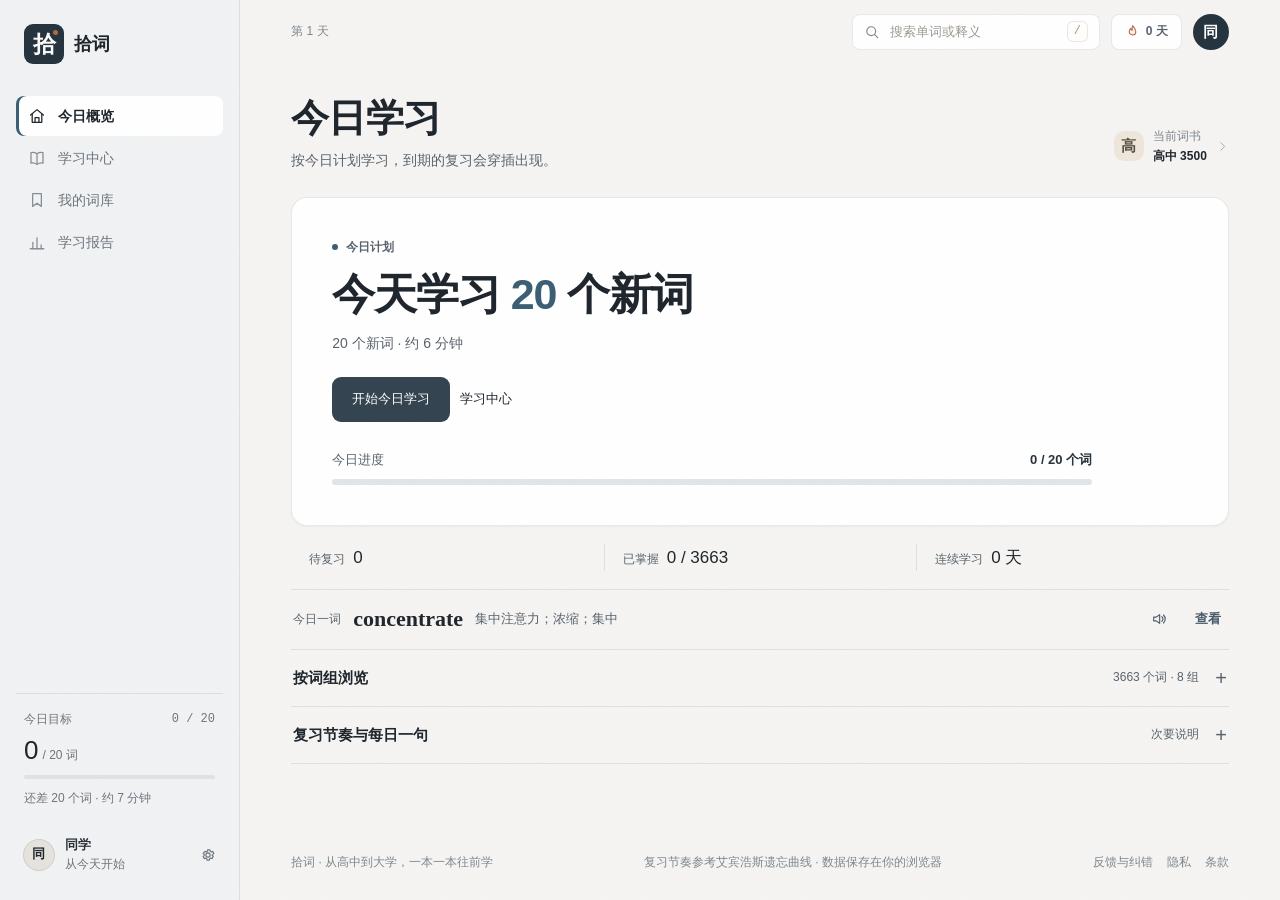
<file: index.html>
<!DOCTYPE html>
<html lang="zh-CN">
<head>
  <meta charset="UTF-8">
  <meta name="viewport" content="width=device-width, initial-scale=1, viewport-fit=cover">
  <meta name="theme-color" content="#F5F4F2">
  <meta http-equiv="Cache-Control" content="no-store, max-age=0">
  <meta name="description" content="拾词 · 为高中生打造的中英文词汇学习站。高中英语 3500、高中文言重点字词 1200、雅思与四六级词书，自动保存学习记录，按遗忘曲线安排复习。">
  <meta name="apple-mobile-web-app-capable" content="yes">
  <meta name="apple-mobile-web-app-status-bar-style" content="default">
  <meta name="apple-mobile-web-app-title" content="拾词">
  <title>拾词 · 高中英语与文言实词</title>
  <link rel="icon" href="assets/favicon.svg" type="image/svg+xml">
  <link rel="manifest" href="manifest.webmanifest">
  <link rel="apple-touch-icon" href="assets/apple-touch-icon.png">
  <script>
    (function () {
      var preference = 'system';
      try {
        var saved = localStorage.getItem('shici.theme.v1');
        if (saved === 'light' || saved === 'dark' || saved === 'system') preference = saved;
      } catch (error) {}
      var systemDark = window.matchMedia && window.matchMedia('(prefers-color-scheme: dark)').matches;
      var theme = preference === 'system' ? (systemDark ? 'dark' : 'light') : preference;
      document.documentElement.dataset.theme = theme;
      document.documentElement.dataset.themePreference = preference;
      document.documentElement.style.colorScheme = theme;
      var themeColor = document.querySelector('meta[name="theme-color"]');
      if (themeColor) themeColor.setAttribute('content', theme === 'dark' ? '#171B1F' : '#F5F4F2');
      window.__SHICI_THEME_PREFERENCE__ = preference;
    })();
  </script>
  <style id="criticalShellStyles">
    :root{--paper:#f5f4f2;--ink:#20262d;--ink-soft:#59636d;--line:rgba(32,38,45,.1);--accent:#3d5f75}
    :root[data-theme="dark"]{--paper:#171b1f;--ink:#edf1f3;--ink-soft:#a8b2ba;--line:rgba(237,241,243,.11);--accent:#8cb8cf}
    *,*::before,*::after{box-sizing:border-box}
    [hidden]{display:none!important}
    html{background:var(--paper)}
    body{margin:0;background:var(--paper);color:var(--ink);font-family:-apple-system,BlinkMacSystemFont,"SF Pro SC","PingFang SC","Hiragino Sans GB","Microsoft YaHei",sans-serif}
    a{color:inherit;text-decoration:none}button{font:inherit}
    .svg-sprite{position:absolute;width:0;height:0;overflow:hidden}
    .icon{display:block;width:18px;height:18px;fill:none;stroke:currentColor;stroke-width:1.7;stroke-linecap:round;stroke-linejoin:round}
    .app-shell{display:flex;min-height:100vh}
    .sidebar{position:fixed;inset:0 auto 0 0;z-index:30;display:flex;width:240px;flex-direction:column;padding:24px 16px 18px;border-right:1px solid var(--line);background:#f1f2f3}
    [data-theme="dark"] .sidebar{background:#1a2025}
    .sidebar__top{flex:1}.sidebar__bottom,.nav-label,.sidebar-branch{display:none}
    .brand{display:flex;align-items:center;gap:10px;margin:0 8px 32px;color:inherit;text-decoration:none}
    .brand__mark{display:grid;place-items:center;width:40px;height:40px;border-radius:9px;background:#26343f;color:#fff;font-size:20px;font-weight:600}
    .brand__text strong{display:block;font-size:18px;font-weight:600}.brand__text small{display:none}
    .main-nav{display:flex;flex-direction:column;gap:2px}
    .nav-item{display:flex;height:40px;align-items:center;gap:12px;padding:0 12px;border-radius:8px;color:var(--ink-soft);font-size:14px;text-decoration:none}
    .nav-item.is-active{background:#fff;color:var(--ink);box-shadow:inset 3px 0 0 var(--accent)}
    [data-theme="dark"] .nav-item.is-active{background:#252d34}
    .nav-item .icon{width:18px;height:18px}.nav-bubble{margin-left:auto}
    .main-shell{min-width:0;flex:1;margin-left:240px}
    .topbar{display:flex;height:64px;align-items:center;justify-content:space-between;padding:0 32px}
    .topbar__left,.topbar__actions{display:flex;align-items:center;gap:10px}
    .topbar__date{margin:0;color:var(--ink-soft);font-size:12px}.mobile-brand{display:none}
    .global-search{display:flex;width:248px;height:36px;align-items:center;gap:8px;padding:0 11px;border:1px solid var(--line);border-radius:8px;background:#fff}
    [data-theme="dark"] .global-search,[data-theme="dark"] .streak-pill{background:#20262c}
    .global-search input{min-width:0;flex:1;border:0;outline:0;background:transparent;color:var(--ink)}.global-search kbd{font-size:10px}
    .streak-pill{display:flex;height:36px;align-items:center;gap:7px;padding:0 11px;border:1px solid var(--line);border-radius:8px;background:#fff;color:var(--ink)}
    .avatar--top{width:36px;height:36px;border:0;border-radius:50%;background:#26343f;color:#fff}
    .page{width:100%;max-width:1320px;margin:0 auto;padding:24px 32px 56px}
    .page-head{margin:8px 0 24px}.page-title{margin:0;font-size:clamp(32px,3.2vw,40px);font-weight:600;letter-spacing:-.02em;line-height:1.18}
    .page-head__desc{max-width:640px;margin:8px 0 0;color:var(--ink-soft);font-size:14px;line-height:1.7}
    .startup-state{display:grid;max-width:1040px;min-height:280px;align-content:center;gap:16px;padding:32px;border:1px solid var(--line);border-radius:16px;background:#fff}
    [data-theme="dark"] .startup-state{background:#1f252b}
    .startup-state__status{display:flex;align-items:center;gap:10px;color:var(--ink-soft);font-size:13px}
    .startup-state__status i{width:7px;height:7px;flex:0 0 7px;border-radius:50%;background:var(--accent)}
    .startup-state__status strong{color:var(--ink);font-size:14px}.startup-state__status span{margin-left:auto;color:#7e878f}
    .startup-state__line{width:min(420px,72%);height:14px;border-radius:4px;background:#eceff1}
    [data-theme="dark"] .startup-state__line,[data-theme="dark"] .startup-state__actions span{background:#2b333b}
    .startup-state__line--wide{width:min(620px,90%);height:36px;margin-top:4px}
    .startup-state__actions{display:flex;gap:8px;margin-top:8px}.startup-state__actions span{width:116px;height:42px;border-radius:9px;background:#eceff1}.startup-state__actions span:first-child{background:#344451}
    .mobile-nav,.site-footer{display:none}
    @media(max-width:980px){.sidebar{display:none}.main-shell{margin-left:0}.mobile-brand{display:flex;align-items:center;gap:8px;color:var(--ink);text-decoration:none}.mobile-brand__mark{display:grid;width:30px;height:30px;place-items:center;border-radius:7px;background:#26343f;color:#fff}}
    @media(max-width:700px){.topbar{height:56px;padding:0 16px}.global-search{width:36px;padding:0;justify-content:center}.global-search input,.global-search kbd{display:none}.page{padding:20px 16px 104px}.page-title{font-size:32px}.startup-state{min-height:240px;padding:22px 20px;border-radius:14px}.startup-state__status{flex-wrap:wrap}.startup-state__status span{width:100%;margin-left:17px}.startup-state__line{width:88%}.startup-state__line--wide{width:100%;height:30px}.mobile-nav{position:fixed;right:8px;bottom:calc(8px + env(safe-area-inset-bottom));left:8px;display:grid;height:58px;grid-template-columns:repeat(4,1fr);border:1px solid var(--line);border-radius:12px;background:rgba(255,255,255,.92)}}
  </style>
  <script>
    window.__SHICI_STYLE_READY__ = new Promise(function (resolve) {
      var settled = false;
      function finish() {
        if (settled) return;
        settled = true;
        resolve();
      }
      window.__SHICI_STYLE_READY_RESOLVE__ = finish;
      window.setTimeout(finish, 6000);
    });
  </script>
  <link rel="preload" href="css/styles.css?v=43" as="style">
  <link id="appStyles" rel="stylesheet" href="css/styles.css?v=43" media="print" onload="this.media='all';this.dataset.loaded='true';window.__SHICI_STYLE_READY_RESOLVE__&&window.__SHICI_STYLE_READY_RESOLVE__()" onerror="window.__SHICI_STYLE_READY_RESOLVE__&&window.__SHICI_STYLE_READY_RESOLVE__()">
  <noscript><link rel="stylesheet" href="css/styles.css?v=43"></noscript>
  <script>
    (function () {
      try {
        performance.mark('shici-boot-start');
        if (location.protocol === 'file:') return;
        var knownBooks = ['gaokao', 'curated', 'wenyan', 'ielts', 'cet4', 'cet6'];
        var activeBook = 'gaokao';
        try {
          var saved = JSON.parse(localStorage.getItem('shici.state.v1') || '{}');
          activeBook = saved && saved.profile && saved.profile.activeBook || activeBook;
        } catch (error) {
          activeBook = 'gaokao';
        }
        if (knownBooks.indexOf(activeBook) === -1) activeBook = 'gaokao';
        var preload = document.createElement('link');
        preload.rel = 'preload';
        preload.as = 'script';
        preload.fetchPriority = 'high';
        preload.href = 'data/books/' + activeBook + '.manifest.js?v=27';
        document.head.appendChild(preload);
      } catch (error) {
        // Preloading is an optimization; normal boot can continue without it.
      }
    })();
  </script>
</head>
<body>
  <svg class="svg-sprite" xmlns="http://www.w3.org/2000/svg" aria-hidden="true">
    <symbol id="i-home" viewBox="0 0 24 24">
      <path d="M3.5 10.7 12 3.5l8.5 7.2"/>
      <path d="M5.6 9.4V20a.5.5 0 0 0 .5.5h11.8a.5.5 0 0 0 .5-.5V9.4"/>
      <path d="M9.4 20.5v-6.2h5.2v6.2"/>
    </symbol>
    <symbol id="i-book" viewBox="0 0 24 24">
      <path d="M5 4.5A1.5 1.5 0 0 1 6.5 3H19v18H6.5A1.5 1.5 0 0 1 5 19.5z"/>
      <path d="M5 17.2h14M9 7h6M9 10.5h4"/>
    </symbol>
    <symbol id="i-book-open" viewBox="0 0 24 24">
      <path d="M12 6.4C10 4.9 7.4 4.3 4 4.8v14c3.4-.5 6 .1 8 1.7 2-1.6 4.6-2.2 8-1.7v-14c-3.4-.5-6 .1-8 1.6Z"/>
      <path d="M12 6.4v14.1"/>
    </symbol>
    <symbol id="i-bookmark" viewBox="0 0 24 24">
      <path d="M6.2 3.5h11.6v17L12 16.3l-5.8 4.2z"/>
    </symbol>
    <symbol id="i-chart" viewBox="0 0 24 24">
      <path d="M3 21h18"/>
      <path d="M6.5 21v-8.5"/>
      <path d="M12 21V6.5"/>
      <path d="M17.5 21v-5"/>
    </symbol>
    <symbol id="i-flame" viewBox="0 0 24 24">
      <path d="M12.1 2.8s5.2 4.8 5.2 9.4a5.3 5.3 0 1 1-10.6 0c0-2.2 1.1-4 2.5-5.3.1 1.8 1 2.8 2.1 3.3.4-2.4-.2-5.2.8-7.4Z"/>
    </symbol>
    <symbol id="i-search" viewBox="0 0 24 24">
      <circle cx="10.8" cy="10.8" r="6.6"/>
      <path d="m16 16 4.5 4.5"/>
    </symbol>
    <symbol id="i-volume" viewBox="0 0 24 24">
      <path d="M4 9.2v5.6h3.8L13 18.5v-13L7.8 9.2H4Z"/>
      <path d="M16.2 8.5a5 5 0 0 1 0 7"/>
      <path d="M18.8 6a8.5 8.5 0 0 1 0 12"/>
    </symbol>
    <symbol id="i-star" viewBox="0 0 24 24">
      <path d="m12 3.4 2.6 5.3 5.9.9-4.3 4.1 1 5.8-5.2-2.8-5.2 2.8 1-5.8-4.3-4.1 5.9-.9z"/>
    </symbol>
    <symbol id="i-arrow-right" viewBox="0 0 24 24">
      <path d="M4 12h15"/>
      <path d="m13.5 6 6 6-6 6"/>
    </symbol>
    <symbol id="i-arrow-left" viewBox="0 0 24 24">
      <path d="M20 12H5"/>
      <path d="m10.5 18-6-6 6-6"/>
    </symbol>
    <symbol id="i-arrow-up-right" viewBox="0 0 24 24">
      <path d="M7 17 17 7"/>
      <path d="M8 7h9v9"/>
    </symbol>
    <symbol id="i-chevron-right" viewBox="0 0 24 24">
      <path d="m9 5 7 7-7 7"/>
    </symbol>
    <symbol id="i-close" viewBox="0 0 24 24">
      <path d="m6 6 12 12"/>
      <path d="M18 6 6 18"/>
    </symbol>
    <symbol id="i-check" viewBox="0 0 24 24">
      <path d="m4.5 12.5 5 5 10-11"/>
    </symbol>
    <symbol id="i-refresh" viewBox="0 0 24 24">
      <path d="M20 7v5h-5"/>
      <path d="M4 17v-5h5"/>
      <path d="M18.2 9A7.5 7.5 0 0 0 5.2 6.5L4 8"/>
      <path d="M5.8 15A7.5 7.5 0 0 0 18.8 17.5L20 16"/>
    </symbol>
    <symbol id="i-keyboard" viewBox="0 0 24 24">
      <rect x="2.5" y="6" width="19" height="12" rx="2"/>
      <path d="M6 10h.01M9.5 10h.01M13 10h.01M16.5 10h.01M20 10h.01M6 13h.01M9.5 13h.01M13 13h.01M16.5 13h.01M20 13h.01M7.5 16h9"/>
    </symbol>
    <symbol id="i-sparkles" viewBox="0 0 24 24">
      <path d="m12 3 1.4 4.1L17.5 8.5l-4.1 1.4L12 14l-1.4-4.1-4.1-1.4 4.1-1.4z"/>
      <path d="m18.5 14 .8 2.2 2.2.8-2.2.8-.8 2.2-.8-2.2-2.2-.8 2.2-.8z"/>
      <path d="m5.3 14.5.5 1.4 1.4.5-1.4.5-.5 1.4-.5-1.4-1.4-.5 1.4-.5z"/>
    </symbol>
    <symbol id="i-target" viewBox="0 0 24 24">
      <circle cx="12" cy="12" r="8.5"/>
      <circle cx="12" cy="12" r="4.8"/>
      <circle cx="12" cy="12" r="1.1" fill="currentColor" stroke="none"/>
    </symbol>
    <symbol id="i-calendar" viewBox="0 0 24 24">
      <rect x="3.5" y="5" width="17" height="15.5" rx="2"/>
      <path d="M7.5 3v4M16.5 3v4M3.5 9.5h17"/>
      <path d="M8 13h.01M12 13h.01M16 13h.01M8 17h.01M12 17h.01"/>
    </symbol>
    <symbol id="i-trophy" viewBox="0 0 24 24">
      <path d="M8 4h8v5.2a4 4 0 0 1-8 0z"/>
      <path d="M8 6H4.5v1.5A3.5 3.5 0 0 0 8 11M16 6h3.5v1.5A3.5 3.5 0 0 1 16 11"/>
      <path d="M12 13.5V17M8.5 21h7M9.5 17h5"/>
    </symbol>
    <symbol id="i-settings" viewBox="0 0 24 24">
      <circle cx="12" cy="12" r="3.2"/>
      <path d="M19.2 12a7 7 0 0 0-.1-1l1.7-1.3-1.8-3.1-2 .8a7.2 7.2 0 0 0-1.7-1l-.3-2.1h-3.6l-.3 2.1a7.2 7.2 0 0 0-1.7 1l-2-.8L4.7 9.7 6.4 11a7 7 0 0 0 0 2l-1.7 1.3 1.8 3.1 2-.8a7.2 7.2 0 0 0 1.7 1l.3 2.1h3.6l.3-2.1a7.2 7.2 0 0 0 1.7-1l2 .8 1.8-3.1-1.7-1.3a7 7 0 0 0 .1-1Z"/>
    </symbol>
    <symbol id="i-leaf" viewBox="0 0 24 24">
      <path d="M19.5 4.5C12 4.6 5 8.4 5 15.2c0 2.3 1.7 4.3 4 4.3 6.7 0 10.2-7 10.5-15Z"/>
      <path d="M4 21c1.5-5 4.7-8.7 9.5-11.4"/>
    </symbol>
    <symbol id="i-notebook" viewBox="0 0 24 24">
      <rect x="5.5" y="3.5" width="14" height="17" rx="2"/>
      <path d="M9 3.5v17M12 8h4M12 12h4"/>
    </symbol>
    <symbol id="i-heart" viewBox="0 0 24 24">
      <path d="M20.8 5.8a5.1 5.1 0 0 0-7.2 0L12 7.4l-1.6-1.6a5.1 5.1 0 0 0-7.2 7.2L12 21l8.8-8a5.1 5.1 0 0 0 0-7.2Z"/>
    </symbol>
    <symbol id="i-cpu" viewBox="0 0 24 24">
      <rect x="6.5" y="6.5" width="11" height="11" rx="2"/>
      <rect x="9.5" y="9.5" width="5" height="5" rx=".8"/>
      <path d="M9 2.5v4M15 2.5v4M9 17.5v4M15 17.5v4M2.5 9h4M2.5 15h4M17.5 9h4M17.5 15h4"/>
    </symbol>
    <symbol id="i-globe" viewBox="0 0 24 24">
      <circle cx="12" cy="12" r="8.7"/>
      <path d="M3.5 12h17M12 3.3c2.4 2.4 3.6 5.3 3.6 8.7s-1.2 6.3-3.6 8.7c-2.4-2.4-3.6-5.3-3.6-8.7S9.6 5.7 12 3.3Z"/>
    </symbol>
    <symbol id="i-quote" viewBox="0 0 24 24">
      <path d="M9.3 6.2C6 7.5 4 10 4 13.4c0 2.5 1.4 4.2 3.5 4.2 1.9 0 3.2-1.3 3.2-3.1 0-1.7-1.2-3-2.9-3-.3 0-.7 0-.9.2.4-1.5 1.4-2.7 3-3.5zM20 6.2c-3.3 1.3-5.3 3.8-5.3 7.2 0 2.5 1.4 4.2 3.5 4.2 1.9 0 3.2-1.3 3.2-3.1 0-1.7-1.2-3-2.9-3-.3 0-.7 0-.9.2.4-1.5 1.4-2.7 3-3.5z"/>
    </symbol>
    <symbol id="i-clock" viewBox="0 0 24 24">
      <circle cx="12" cy="12" r="8.5"/>
      <path d="M12 7v5.4l3.5 2.1"/>
    </symbol>
    <symbol id="i-play" viewBox="0 0 24 24">
      <path d="M8.2 5.4 19 12 8.2 18.6z"/>
    </symbol>
    <symbol id="i-lock" viewBox="0 0 24 24">
      <rect x="4.5" y="10" width="15" height="10.5" rx="2"/>
      <path d="M8 10V7.5a4 4 0 0 1 8 0V10M12 14v3"/>
    </symbol>
    <symbol id="i-download" viewBox="0 0 24 24">
      <path d="M12 3v12M7 10l5 5 5-5M4 21h16"/>
    </symbol>
    <symbol id="i-upload" viewBox="0 0 24 24">
      <path d="M12 21V9M7 14l5-5 5 5M4 3h16"/>
    </symbol>
    <symbol id="i-trash" viewBox="0 0 24 24">
      <path d="M4 7h16M9 7V4h6v3M6.5 7l.8 14h9.4l.8-14M10 11v6M14 11v6"/>
    </symbol>
    <symbol id="i-info" viewBox="0 0 24 24">
      <circle cx="12" cy="12" r="9"/>
      <path d="M12 10.8V17M12 7.2h.01"/>
    </symbol>
    <symbol id="i-sun" viewBox="0 0 24 24">
      <circle cx="12" cy="12" r="4.2"/>
      <path d="M12 2.5v2M12 19.5v2M2.5 12h2M19.5 12h2M5.3 5.3l1.4 1.4M17.3 17.3l1.4 1.4M18.7 5.3l-1.4 1.4M6.7 17.3l-1.4 1.4"/>
    </symbol>
    <symbol id="i-more" viewBox="0 0 24 24">
      <circle cx="5" cy="12" r="1.4" fill="currentColor" stroke="none"/>
      <circle cx="12" cy="12" r="1.4" fill="currentColor" stroke="none"/>
      <circle cx="19" cy="12" r="1.4" fill="currentColor" stroke="none"/>
    </symbol>
    <symbol id="i-edit" viewBox="0 0 24 24">
      <path d="M4 20h4.5L19.7 8.8a2.3 2.3 0 0 0-4.5-4.5L4 15.5V20Z"/>
      <path d="m13.8 5.8 4.4 4.4"/>
    </symbol>
    <symbol id="i-moon" viewBox="0 0 24 24">
      <path d="M20 15.3A8.5 8.5 0 0 1 8.7 4a8.5 8.5 0 1 0 11.3 11.3Z"/>
    </symbol>
  </svg>


  <div class="boot-screen" id="bootScreen" hidden>
    <div class="boot-screen__inner">
      <div class="boot-screen__mark">拾</div>
      <p class="boot-screen__eyebrow">WORD BY WORD</p>
      <h1 class="boot-screen__title">正在打开你的词书</h1>
      <p class="boot-screen__text" id="bootText">把今天的词，慢慢收进口袋。</p>
      <div class="boot-screen__track"><span></span></div>
      <button class="boot-screen__retry" id="bootRetry" type="button" hidden>重新加载</button>
    </div>
  </div>

  <div class="app-shell" id="appShell">
    <aside class="sidebar" id="sidebar">
      <div class="sidebar__top">
        <a class="brand" href="#home" data-route="home" aria-label="拾词首页">
          <span class="brand__mark" aria-hidden="true">拾</span>
          <span class="brand__text">
            <strong>拾词</strong>
            <small>WORD BY WORD</small>
          </span>
        </a>

        <nav class="main-nav" aria-label="主导航">
          <p class="nav-label">学习</p>
          <a class="nav-item" href="#home" data-route="home" data-nav="home">
            <svg class="icon"><use href="#i-home"></use></svg>
            <span>今日概览</span>
          </a>
          <a class="nav-item" href="#study" data-route="study" data-nav="study">
            <svg class="icon"><use href="#i-book-open"></use></svg>
            <span>学习中心</span>
            <span class="nav-bubble" id="navDueBubble" hidden>0</span>
          </a>
          <a class="nav-item" href="#library" data-route="library" data-nav="library">
            <svg class="icon"><use href="#i-bookmark"></use></svg>
            <span>我的词库</span>
          </a>
          <p class="nav-label nav-label--second">记录</p>
          <a class="nav-item" href="#report" data-route="report" data-nav="report">
            <svg class="icon"><use href="#i-chart"></use></svg>
            <span>学习报告</span>
          </a>
        </nav>
      </div>

      <div class="sidebar__bottom">
        <div class="sidebar-goal" id="sidebarGoal"></div>
        <button class="profile-chip" id="sidebarProfile" type="button" aria-label="打开学习设置">
          <span class="avatar avatar--small" id="sidebarAvatar">同</span>
          <span class="profile-chip__text">
            <strong id="sidebarName">同学</strong>
            <small id="sidebarStreak">从今天开始</small>
          </span>
          <svg class="icon"><use href="#i-settings"></use></svg>
        </button>
      </div>

      <svg class="sidebar-branch" viewBox="0 0 260 340" fill="none" aria-hidden="true">
        <path d="M18 330C42 270 52 214 63 168c13-54 29-99 64-138 22-25 56-51 99-68" stroke="currentColor" stroke-width="1.1"/>
        <path d="M91 213c-18-30-26-53-26-78 25 9 43 24 54 45" stroke="currentColor" stroke-width="1"/>
        <path d="M128 129c2-30 10-52 26-69 13 24 13 48 1 72" stroke="currentColor" stroke-width="1"/>
        <path d="M182 58c-2-23 1-40 9-54 12 17 16 34 11 51" stroke="currentColor" stroke-width="1"/>
        <path d="M61 278c-17-19-26-41-27-65 25 4 43 18 55 42" stroke="currentColor" stroke-width="1"/>
      </svg>
    </aside>

    <div class="main-shell">
      <header class="topbar" id="topbar">
        <div class="topbar__left">
          <a class="mobile-brand" href="#home" data-route="home" aria-label="拾词首页">
            <span class="mobile-brand__mark">拾</span>
            <span>拾词</span>
          </a>
          <p class="topbar__date" id="topbarDate"></p>
        </div>
        <div class="topbar__actions">
          <form class="global-search" id="globalSearch" role="search" autocomplete="off">
            <svg class="icon"><use href="#i-search"></use></svg>
            <input id="globalSearchInput" type="search" placeholder="搜索单词或释义" aria-label="搜索单词或释义">
            <kbd>/</kbd>
            <div class="search-suggest" id="searchSuggest" hidden></div>
          </form>
          <button class="streak-pill" id="streakPill" type="button" title="查看学习报告">
            <svg class="icon"><use href="#i-flame"></use></svg>
            <span id="streakPillText">0 天</span>
          </button>
          <button class="avatar avatar--top" id="topbarProfile" type="button" aria-label="打开学习设置">同</button>
        </div>
      </header>

      <main class="page" id="page" tabindex="-1">
        <header class="page-head">
          <div>
            <h1 class="page-title" id="initialShellTitle">今日学习</h1>
            <p class="page-head__desc">页面已打开，正在后台载入词书。</p>
          </div>
        </header>
        <section class="startup-state" aria-busy="true" aria-label="正在载入词书">
          <div class="startup-state__status"><i></i><strong>正在准备今天的词</strong><span>页面框架已可用</span></div>
          <div class="startup-state__line startup-state__line--wide"></div>
          <div class="startup-state__line"></div>
          <div class="startup-state__actions"><span></span><span></span></div>
        </section>
      </main>
      <footer class="site-footer">
        <span>拾词 · 从高中到大学，一本一本往前学</span>
        <span>复习节奏参考艾宾浩斯遗忘曲线 · 数据保存在你的浏览器</span>
        <span class="site-footer__links"><a href="feedback.html">反馈与纠错</a><a href="privacy.html">隐私</a><a href="terms.html">条款</a></span>
      </footer>
    </div>

    <nav class="mobile-nav" id="mobileNav" aria-label="移动端导航">
      <a href="#home" data-route="home" data-nav="home">
        <svg class="icon"><use href="#i-home"></use></svg>
        <span>今日</span>
      </a>
      <a href="#study" data-route="study" data-nav="study">
        <svg class="icon"><use href="#i-book-open"></use></svg>
        <span>学习</span>
      </a>
      <a href="#library" data-route="library" data-nav="library">
        <svg class="icon"><use href="#i-bookmark"></use></svg>
        <span>词库</span>
      </a>
      <a href="#report" data-route="report" data-nav="report">
        <svg class="icon"><use href="#i-chart"></use></svg>
        <span>报告</span>
      </a>
    </nav>
  </div>

  <div id="overlayRoot"></div>
  <div class="toast-region" id="toastRegion" aria-live="polite" aria-atomic="true"></div>

  <script>
    (function () {
      var titles = { home: '今日学习', study: '学习中心', library: '我的词库', books: '词书书架', report: '学习报告', print: '记忆墙打印包' };
      var route = (location.hash || '#home').replace(/^#/, '').split('?')[0] || 'home';
      var title = titles[route] || titles.home;
      var screen = document.getElementById('bootScreen');
      var titleNode = document.getElementById('initialShellTitle');
      if (titleNode) titleNode.textContent = title;
      document.title = '拾词 · ' + title;
      document.querySelectorAll('[data-nav]').forEach(function (link) {
        var active = link.getAttribute('data-nav') === route;
        link.classList.toggle('is-active', active);
        if (active) link.setAttribute('aria-current', 'page');
      });
      if (screen) {
        screen.classList.add('is-hiding');
        screen.hidden = true;
      }
      window.__SHICI_STATIC_SHELL_AT__ = performance.now();
      try { performance.mark('shici-static-shell-ready'); } catch (error) {}
    })();
  </script>
  <script defer src="js/product-analytics.js?v=43"></script>
  <script defer src="js/premium-config.js?v=43"></script>
  <script defer src="js/domain/state-schema.js?v=43"></script>
  <script defer src="js/domain/srs-engine.js?v=43"></script>
  <script defer src="js/storage/state-integrity.js?v=43"></script>
  <script defer src="js/domain/entitlements.js?v=43"></script>
  <script defer src="js/data.js?v=43"></script>
  <script defer src="js/store.js?v=43"></script>
  <script defer src="js/ui.js?v=43"></script>
  <script defer src="js/app.js?v=43"></script>
</body>
</html>
</file>
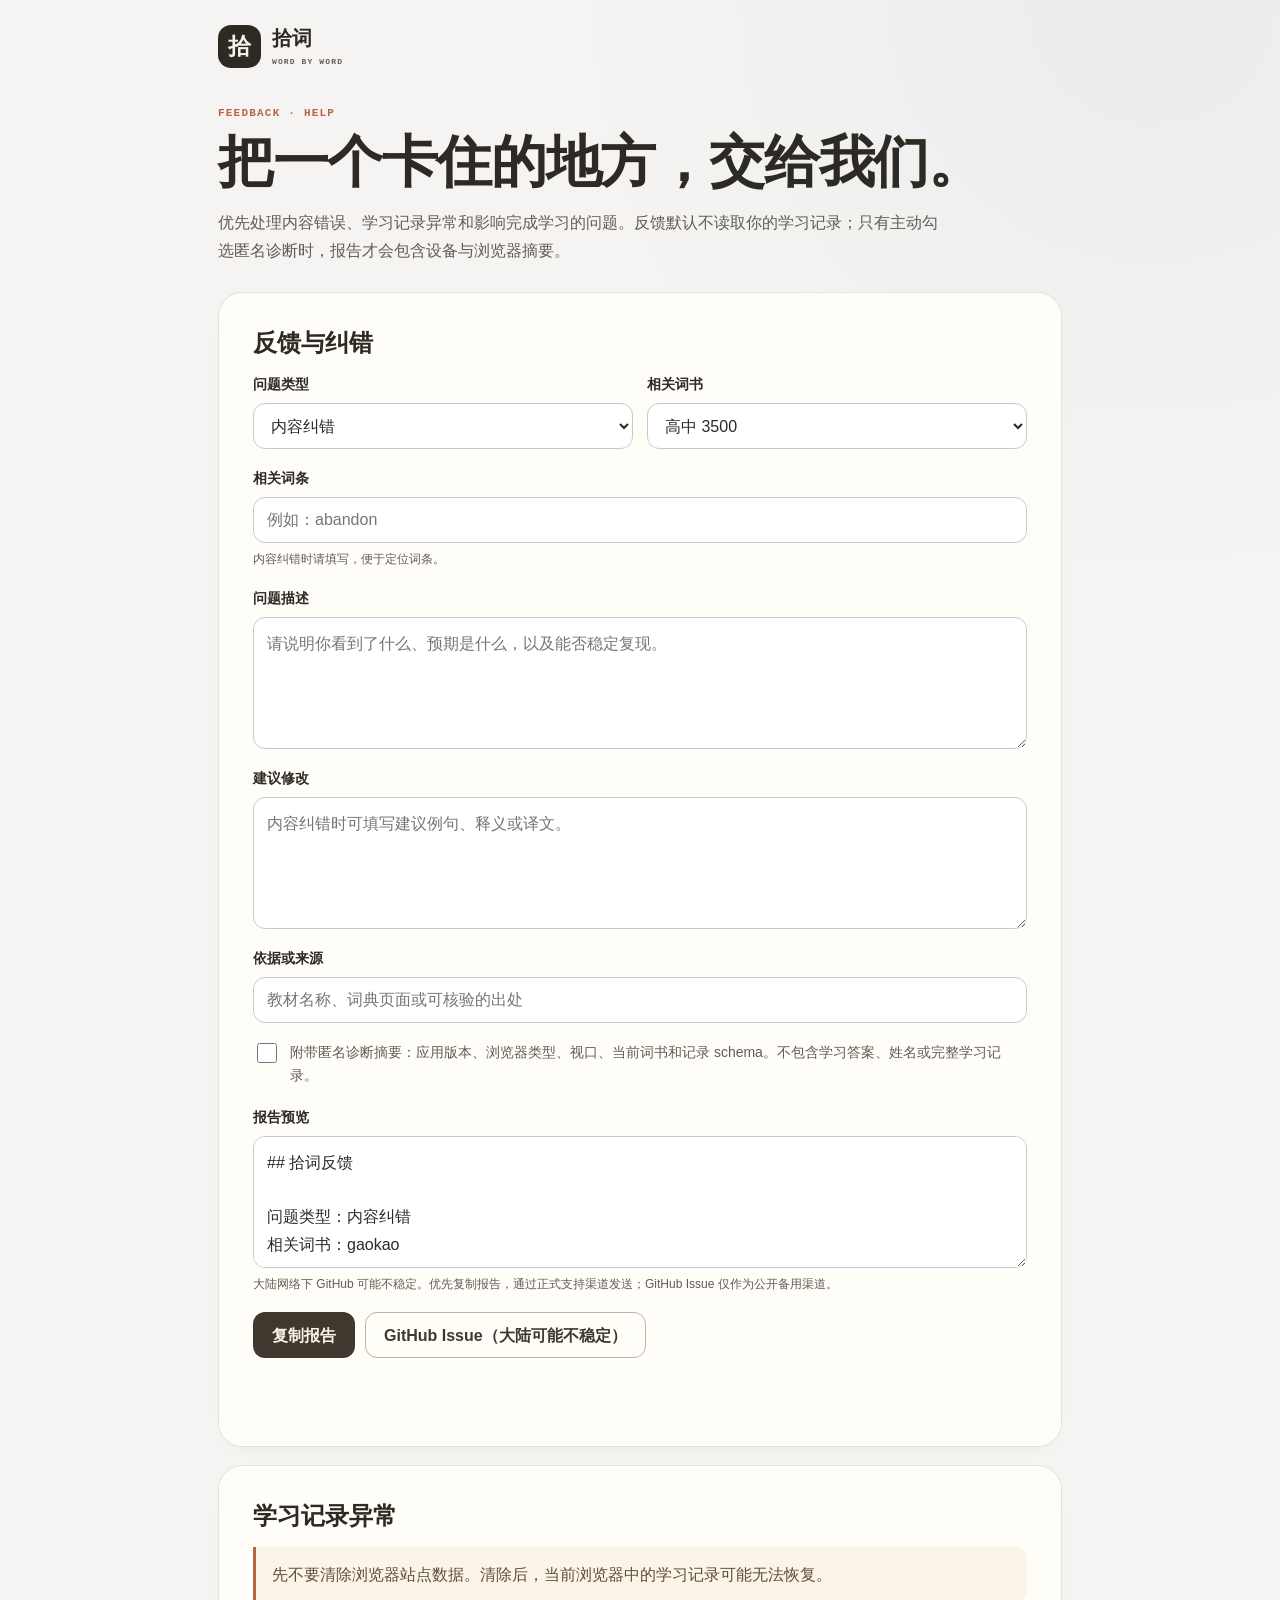
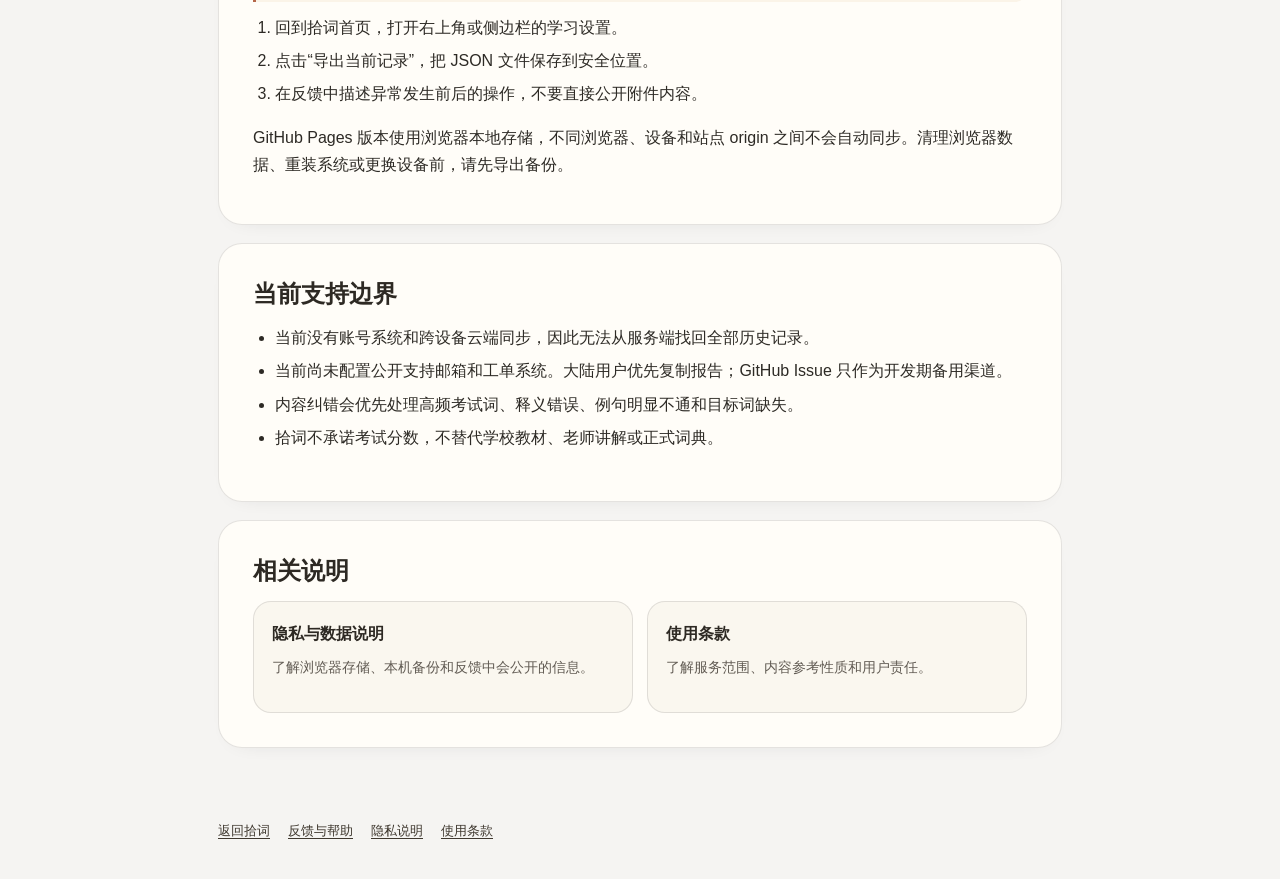
<file: feedback.html>
<!doctype html>
<html lang="zh-CN">
<head>
  <meta charset="utf-8">
  <meta name="viewport" content="width=device-width, initial-scale=1">
  <meta name="theme-color" content="#F5F4F2">
  <meta name="description" content="拾词反馈、内容纠错与备份帮助。">
  <title>反馈与帮助 · 拾词</title>
  <link rel="icon" href="assets/favicon.svg" type="image/svg+xml">
  <script>
    (function () {
      var preference = 'system';
      try {
        var saved = localStorage.getItem('shici.theme.v1');
        if (saved === 'light' || saved === 'dark' || saved === 'system') preference = saved;
      } catch (error) {}
      var dark = window.matchMedia && window.matchMedia('(prefers-color-scheme: dark)').matches;
      var theme = preference === 'system' ? (dark ? 'dark' : 'light') : preference;
      document.documentElement.dataset.theme = theme;
      document.documentElement.style.colorScheme = theme;
      var meta = document.querySelector('meta[name="theme-color"]');
      if (meta) meta.setAttribute('content', theme === 'dark' ? '#171B1F' : '#F5F4F2');
    })();
  </script>
  <link rel="stylesheet" href="css/info-pages.css?v=43">
</head>
<body>
  <header class="info-header">
    <a class="info-brand" href="./#home">
      <span class="info-brand__mark">拾</span>
      <span><strong>拾词</strong><small>WORD BY WORD</small></span>
    </a>
  </header>

  <main class="info-main">
    <p class="info-eyebrow">FEEDBACK · HELP</p>
    <h1 class="info-title">把一个卡住的地方，交给我们。</h1>
    <p class="info-lede">优先处理内容错误、学习记录异常和影响完成学习的问题。反馈默认不读取你的学习记录；只有主动勾选匿名诊断时，报告才会包含设备与浏览器摘要。</p>

    <section class="info-card">
      <h2>反馈与纠错</h2>
      <form class="feedback-form" id="feedbackForm">
        <div class="field-grid">
          <div class="field">
            <label for="feedbackType">问题类型</label>
            <select id="feedbackType" name="issueType" required>
              <option value="内容纠错">内容纠错</option>
              <option value="学习记录异常">学习记录异常</option>
              <option value="功能使用问题">功能使用问题</option>
              <option value="产品建议">产品建议</option>
              <option value="购买与授权">购买与授权</option>
            </select>
          </div>
          <div class="field">
            <label for="feedbackBook">相关词书</label>
            <select id="feedbackBook" name="book">
              <option value="gaokao">高中 3500</option>
              <option value="curated">文言精讲 120</option>
              <option value="wenyan">高中文言重点字词 1200</option>
              <option value="ielts">雅思必背</option>
              <option value="cet4">四级核心</option>
              <option value="cet6">六级核心</option>
              <option value="other">其他 / 不适用</option>
            </select>
          </div>
        </div>

        <div class="field">
          <label for="feedbackWord">相关词条</label>
          <input id="feedbackWord" name="word" type="text" maxlength="80" placeholder="例如：abandon">
          <small>内容纠错时请填写，便于定位词条。</small>
        </div>

        <div class="field">
          <label for="feedbackDetails">问题描述</label>
          <textarea id="feedbackDetails" name="details" required maxlength="2000" placeholder="请说明你看到了什么、预期是什么，以及能否稳定复现。"></textarea>
        </div>

        <div class="field">
          <label for="feedbackCorrection">建议修改</label>
          <textarea id="feedbackCorrection" name="correction" maxlength="1200" placeholder="内容纠错时可填写建议例句、释义或译文。"></textarea>
        </div>

        <div class="field">
          <label for="feedbackSource">依据或来源</label>
          <input id="feedbackSource" name="source" type="text" maxlength="500" placeholder="教材名称、词典页面或可核验的出处">
        </div>

        <label class="check-row">
          <input id="includeDiagnostics" type="checkbox">
          <span>附带匿名诊断摘要：应用版本、浏览器类型、视口、当前词书和记录 schema。不包含学习答案、姓名或完整学习记录。</span>
        </label>

        <div class="field">
          <label for="reportPreview">报告预览</label>
          <textarea class="report-preview" id="reportPreview" readonly></textarea>
          <small>大陆网络下 GitHub 可能不稳定。优先复制报告，通过正式支持渠道发送；GitHub Issue 仅作为公开备用渠道。</small>
        </div>

        <div class="form-actions">
          <button class="info-button" id="copyReport" type="button">复制报告</button>
          <a class="info-button info-button--secondary" id="openIssue" href="https://github.com/weijialiang2023/shici/issues/new" target="_blank" rel="noopener">GitHub Issue（大陆可能不稳定）</a>
        </div>
        <p class="feedback-status" id="feedbackStatus" aria-live="polite"></p>
      </form>
    </section>

    <section class="info-card">
      <h2>学习记录异常</h2>
      <p class="info-note">先不要清除浏览器站点数据。清除后，当前浏览器中的学习记录可能无法恢复。</p>
      <ol>
        <li>回到拾词首页，打开右上角或侧边栏的学习设置。</li>
        <li>点击“导出当前记录”，把 JSON 文件保存到安全位置。</li>
        <li>在反馈中描述异常发生前后的操作，不要直接公开附件内容。</li>
      </ol>
      <p>GitHub Pages 版本使用浏览器本地存储，不同浏览器、设备和站点 origin 之间不会自动同步。清理浏览器数据、重装系统或更换设备前，请先导出备份。</p>
    </section>

    <section class="info-card">
      <h2>当前支持边界</h2>
      <ul>
        <li>当前没有账号系统和跨设备云端同步，因此无法从服务端找回全部历史记录。</li>
        <li>当前尚未配置公开支持邮箱和工单系统。大陆用户优先复制报告；GitHub Issue 只作为开发期备用渠道。</li>
        <li>内容纠错会优先处理高频考试词、释义错误、例句明显不通和目标词缺失。</li>
        <li>拾词不承诺考试分数，不替代学校教材、老师讲解或正式词典。</li>
      </ul>
    </section>

    <section class="info-card">
      <h2>相关说明</h2>
      <div class="info-grid">
        <a class="info-link-card" href="privacy.html">
          <strong>隐私与数据说明</strong>
          <span>了解浏览器存储、本机备份和反馈中会公开的信息。</span>
        </a>
        <a class="info-link-card" href="terms.html">
          <strong>使用条款</strong>
          <span>了解服务范围、内容参考性质和用户责任。</span>
        </a>
      </div>
    </section>
  </main>

  <footer class="info-footer">
    <nav aria-label="页脚">
      <a href="./#home">返回拾词</a>
      <a href="feedback.html">反馈与帮助</a>
      <a href="privacy.html">隐私说明</a>
      <a href="terms.html">使用条款</a>
    </nav>
  </footer>

  <script src="js/feedback.js?v=43"></script>
</body>
</html>
</file>
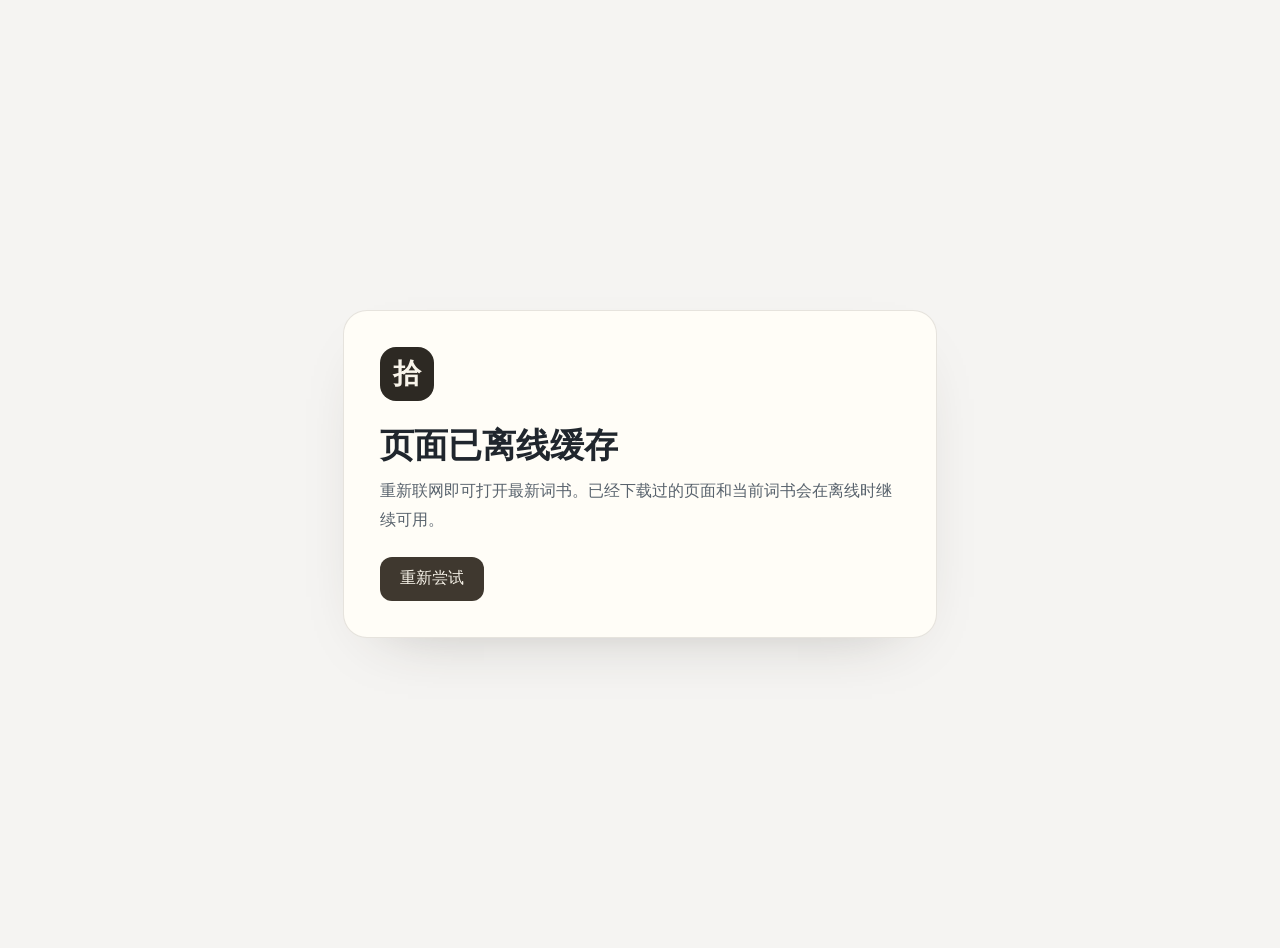
<file: offline.html>
<!doctype html>
<html lang="zh-CN">
<head>
  <meta charset="utf-8">
  <meta name="viewport" content="width=device-width, initial-scale=1">
  <meta name="theme-color" content="#F5F4F2">
  <title>拾词 · 当前离线</title>
  <script>
    (function () {
      var preference = 'system';
      try {
        var saved = localStorage.getItem('shici.theme.v1');
        if (saved === 'light' || saved === 'dark' || saved === 'system') preference = saved;
      } catch (error) {}
      var dark = window.matchMedia && window.matchMedia('(prefers-color-scheme: dark)').matches;
      var theme = preference === 'system' ? (dark ? 'dark' : 'light') : preference;
      document.documentElement.dataset.theme = theme;
      document.documentElement.style.colorScheme = theme;
      var meta = document.querySelector('meta[name="theme-color"]');
      if (meta) meta.setAttribute('content', theme === 'dark' ? '#171B1F' : '#F5F4F2');
    })();
  </script>
  <style>
    body { margin: 0; min-height: 100vh; display: grid; place-items: center; padding: 24px; color: #20262d; background: #f5f4f2; font-family: -apple-system, BlinkMacSystemFont, "PingFang SC", sans-serif; }
    main { max-width: 520px; padding: 36px; border: 1px solid rgba(48,44,38,.12); border-radius: 24px; background: #fffdf7; box-shadow: 0 24px 65px -42px rgba(50,45,38,.38); }
    .mark { display: grid; place-items: center; width: 54px; height: 54px; border-radius: 16px; color: #f8f4ea; background: #2d2923; font: 600 28px/1 "Songti SC", serif; }
    h1 { margin: 22px 0 10px; color: #20262d; font: 600 34px/1.3 -apple-system, BlinkMacSystemFont, "PingFang SC", sans-serif; }
    p { margin: 0 0 22px; color: #59636d; font-size: 16px; line-height: 1.8; }
    a { display: inline-flex; min-height: 44px; align-items: center; padding: 0 20px; border-radius: 12px; color: #f8f4ea; background: #3f382f; text-decoration: none; }
    html[data-theme="dark"] body { color: #edf1f3; background: #171b1f; }
    html[data-theme="dark"] main { border-color: rgba(237,241,243,.11); background: #20262c; box-shadow: 0 24px 65px -42px rgba(0,0,0,.7); }
    html[data-theme="dark"] .mark { color: #20262d; background: #dbe5ea; }
    html[data-theme="dark"] h1 { color: #edf1f3; }
    html[data-theme="dark"] p { color: #a8b2ba; }
    html[data-theme="dark"] a { color: #f3f7f9; background: #35596d; }
  </style>
</head>
<body>
  <main>
    <span class="mark">拾</span>
    <h1>页面已离线缓存</h1>
    <p>重新联网即可打开最新词书。已经下载过的页面和当前词书会在离线时继续可用。</p>
    <a href="./#home">重新尝试</a>
  </main>
</body>
</html>
</file>
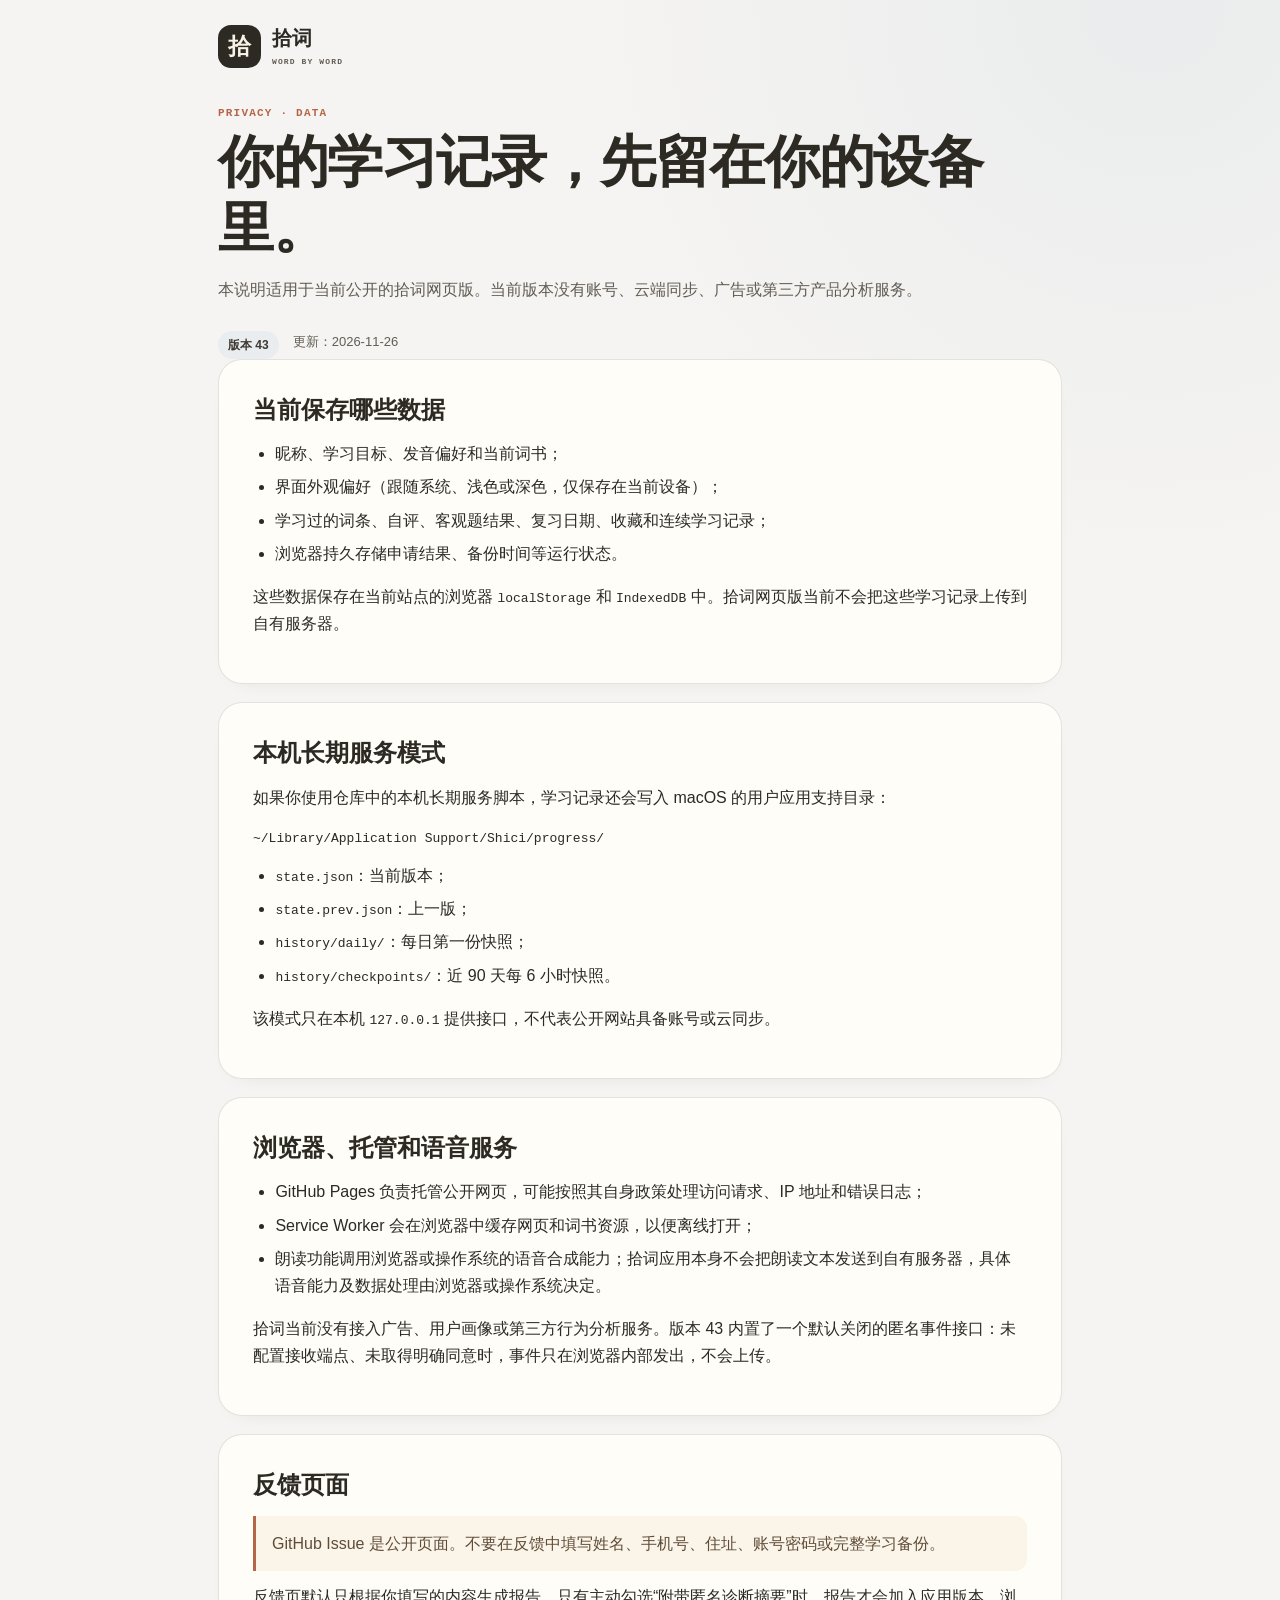
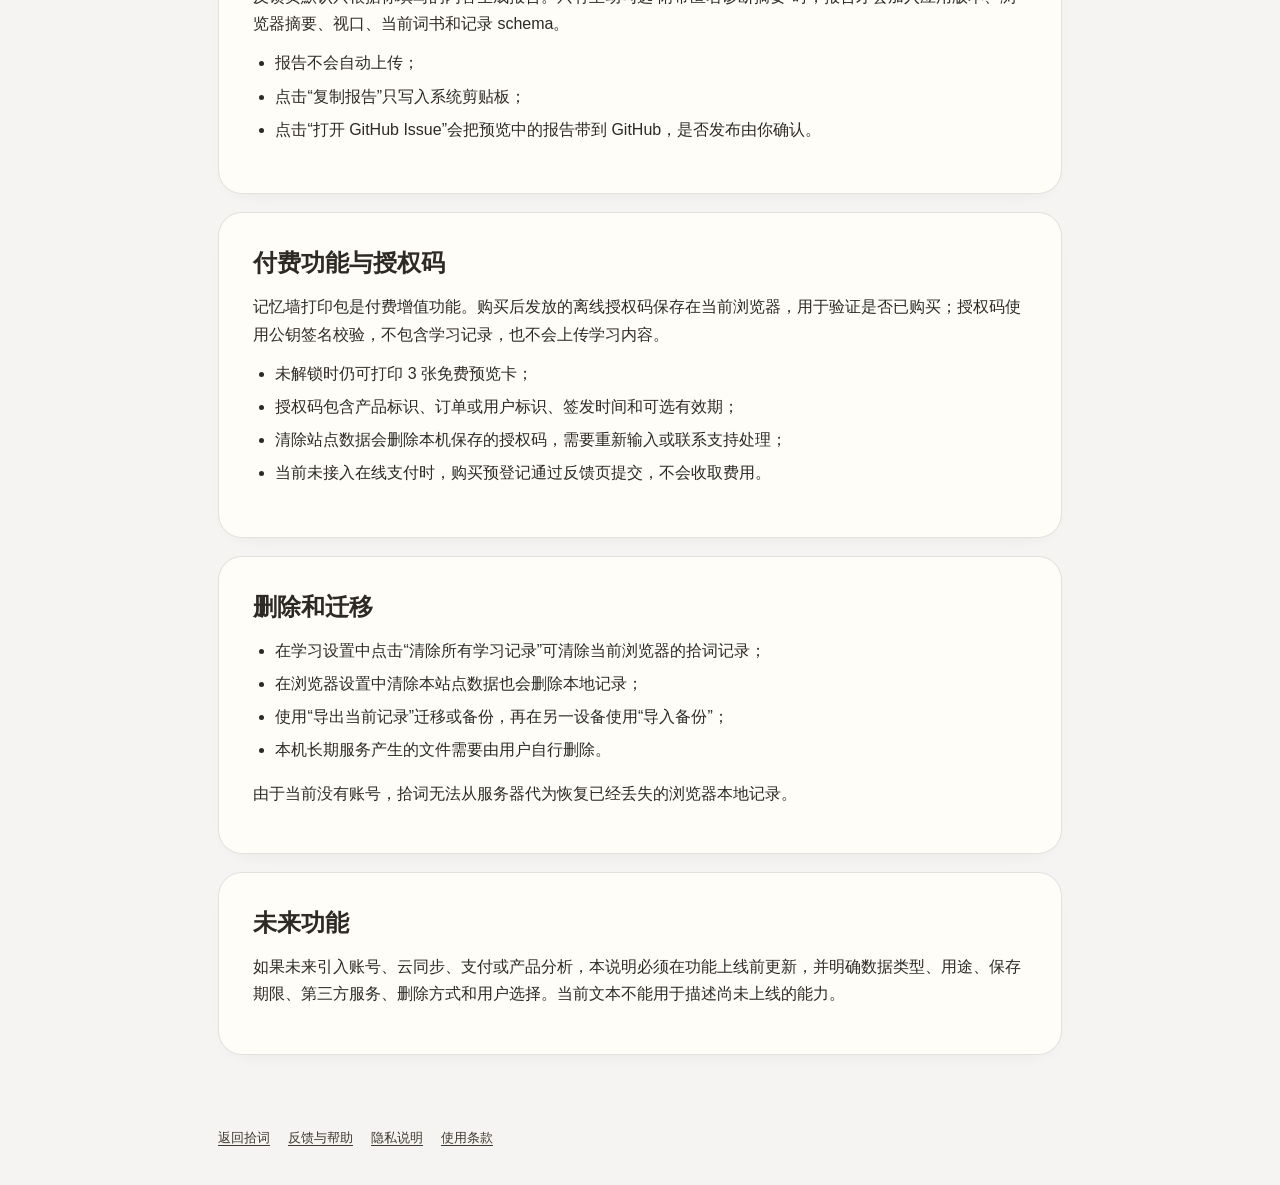
<file: privacy.html>
<!doctype html>
<html lang="zh-CN">
<head>
  <meta charset="utf-8">
  <meta name="viewport" content="width=device-width, initial-scale=1">
  <meta name="theme-color" content="#F5F4F2">
  <meta name="description" content="拾词隐私与数据说明。">
  <title>隐私与数据说明 · 拾词</title>
  <link rel="icon" href="assets/favicon.svg" type="image/svg+xml">
  <script>
    (function () {
      var preference = 'system';
      try {
        var saved = localStorage.getItem('shici.theme.v1');
        if (saved === 'light' || saved === 'dark' || saved === 'system') preference = saved;
      } catch (error) {}
      var dark = window.matchMedia && window.matchMedia('(prefers-color-scheme: dark)').matches;
      var theme = preference === 'system' ? (dark ? 'dark' : 'light') : preference;
      document.documentElement.dataset.theme = theme;
      document.documentElement.style.colorScheme = theme;
      var meta = document.querySelector('meta[name="theme-color"]');
      if (meta) meta.setAttribute('content', theme === 'dark' ? '#171B1F' : '#F5F4F2');
    })();
  </script>
  <link rel="stylesheet" href="css/info-pages.css?v=43">
</head>
<body>
  <header class="info-header">
    <a class="info-brand" href="./#home">
      <span class="info-brand__mark">拾</span>
      <span><strong>拾词</strong><small>WORD BY WORD</small></span>
    </a>
  </header>

  <main class="info-main">
    <p class="info-eyebrow">PRIVACY · DATA</p>
    <h1 class="info-title">你的学习记录，先留在你的设备里。</h1>
    <p class="info-lede">本说明适用于当前公开的拾词网页版。当前版本没有账号、云端同步、广告或第三方产品分析服务。</p>
    <p class="info-meta"><span class="info-badge">版本 43</span><span>更新：2026-11-26</span></p>

    <section class="info-card">
      <h2>当前保存哪些数据</h2>
      <ul>
        <li>昵称、学习目标、发音偏好和当前词书；</li>
        <li>界面外观偏好（跟随系统、浅色或深色，仅保存在当前设备）；</li>
        <li>学习过的词条、自评、客观题结果、复习日期、收藏和连续学习记录；</li>
        <li>浏览器持久存储申请结果、备份时间等运行状态。</li>
      </ul>
      <p>这些数据保存在当前站点的浏览器 <code>localStorage</code> 和 <code>IndexedDB</code> 中。拾词网页版当前不会把这些学习记录上传到自有服务器。</p>
    </section>

    <section class="info-card">
      <h2>本机长期服务模式</h2>
      <p>如果你使用仓库中的本机长期服务脚本，学习记录还会写入 macOS 的用户应用支持目录：</p>
      <p><code>~/Library/Application Support/Shici/progress/</code></p>
      <ul>
        <li><code>state.json</code>：当前版本；</li>
        <li><code>state.prev.json</code>：上一版；</li>
        <li><code>history/daily/</code>：每日第一份快照；</li>
        <li><code>history/checkpoints/</code>：近 90 天每 6 小时快照。</li>
      </ul>
      <p>该模式只在本机 <code>127.0.0.1</code> 提供接口，不代表公开网站具备账号或云同步。</p>
    </section>

    <section class="info-card">
      <h2>浏览器、托管和语音服务</h2>
      <ul>
        <li>GitHub Pages 负责托管公开网页，可能按照其自身政策处理访问请求、IP 地址和错误日志；</li>
        <li>Service Worker 会在浏览器中缓存网页和词书资源，以便离线打开；</li>
        <li>朗读功能调用浏览器或操作系统的语音合成能力；拾词应用本身不会把朗读文本发送到自有服务器，具体语音能力及数据处理由浏览器或操作系统决定。</li>
      </ul>
      <p>拾词当前没有接入广告、用户画像或第三方行为分析服务。版本 43 内置了一个默认关闭的匿名事件接口：未配置接收端点、未取得明确同意时，事件只在浏览器内部发出，不会上传。</p>
    </section>

    <section class="info-card">
      <h2>反馈页面</h2>
      <p class="info-note">GitHub Issue 是公开页面。不要在反馈中填写姓名、手机号、住址、账号密码或完整学习备份。</p>
      <p>反馈页默认只根据你填写的内容生成报告。只有主动勾选“附带匿名诊断摘要”时，报告才会加入应用版本、浏览器摘要、视口、当前词书和记录 schema。</p>
      <ul>
        <li>报告不会自动上传；</li>
        <li>点击“复制报告”只写入系统剪贴板；</li>
        <li>点击“打开 GitHub Issue”会把预览中的报告带到 GitHub，是否发布由你确认。</li>
      </ul>
    </section>

    <section class="info-card">
      <h2>付费功能与授权码</h2>
      <p>记忆墙打印包是付费增值功能。购买后发放的离线授权码保存在当前浏览器，用于验证是否已购买；授权码使用公钥签名校验，不包含学习记录，也不会上传学习内容。</p>
      <ul>
        <li>未解锁时仍可打印 3 张免费预览卡；</li>
        <li>授权码包含产品标识、订单或用户标识、签发时间和可选有效期；</li>
        <li>清除站点数据会删除本机保存的授权码，需要重新输入或联系支持处理；</li>
        <li>当前未接入在线支付时，购买预登记通过反馈页提交，不会收取费用。</li>
      </ul>
    </section>

    <section class="info-card">
      <h2>删除和迁移</h2>
      <ul>
        <li>在学习设置中点击“清除所有学习记录”可清除当前浏览器的拾词记录；</li>
        <li>在浏览器设置中清除本站点数据也会删除本地记录；</li>
        <li>使用“导出当前记录”迁移或备份，再在另一设备使用“导入备份”；</li>
        <li>本机长期服务产生的文件需要由用户自行删除。</li>
      </ul>
      <p>由于当前没有账号，拾词无法从服务器代为恢复已经丢失的浏览器本地记录。</p>
    </section>

    <section class="info-card">
      <h2>未来功能</h2>
      <p>如果未来引入账号、云同步、支付或产品分析，本说明必须在功能上线前更新，并明确数据类型、用途、保存期限、第三方服务、删除方式和用户选择。当前文本不能用于描述尚未上线的能力。</p>
    </section>
  </main>

  <footer class="info-footer">
    <nav aria-label="页脚">
      <a href="./#home">返回拾词</a>
      <a href="feedback.html">反馈与帮助</a>
      <a href="privacy.html" aria-current="page">隐私说明</a>
      <a href="terms.html">使用条款</a>
    </nav>
  </footer>
</body>
</html>
</file>
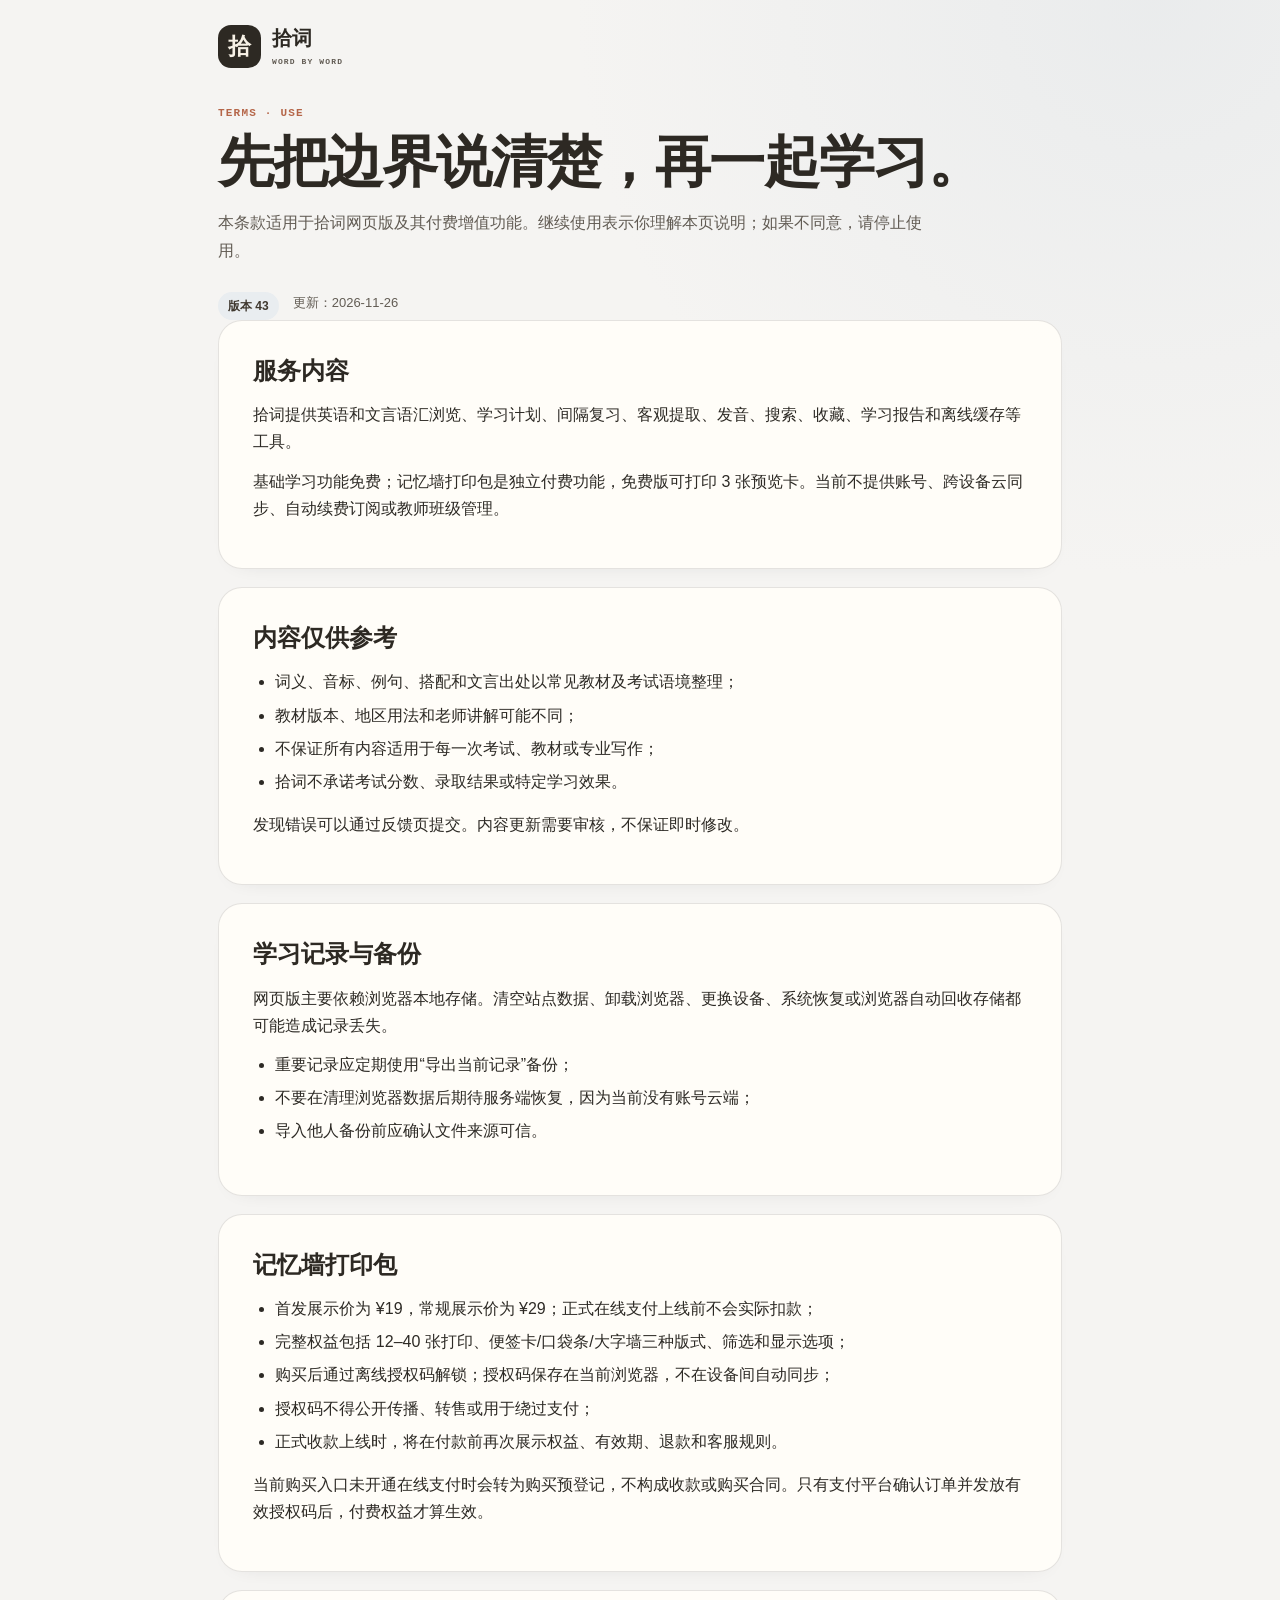
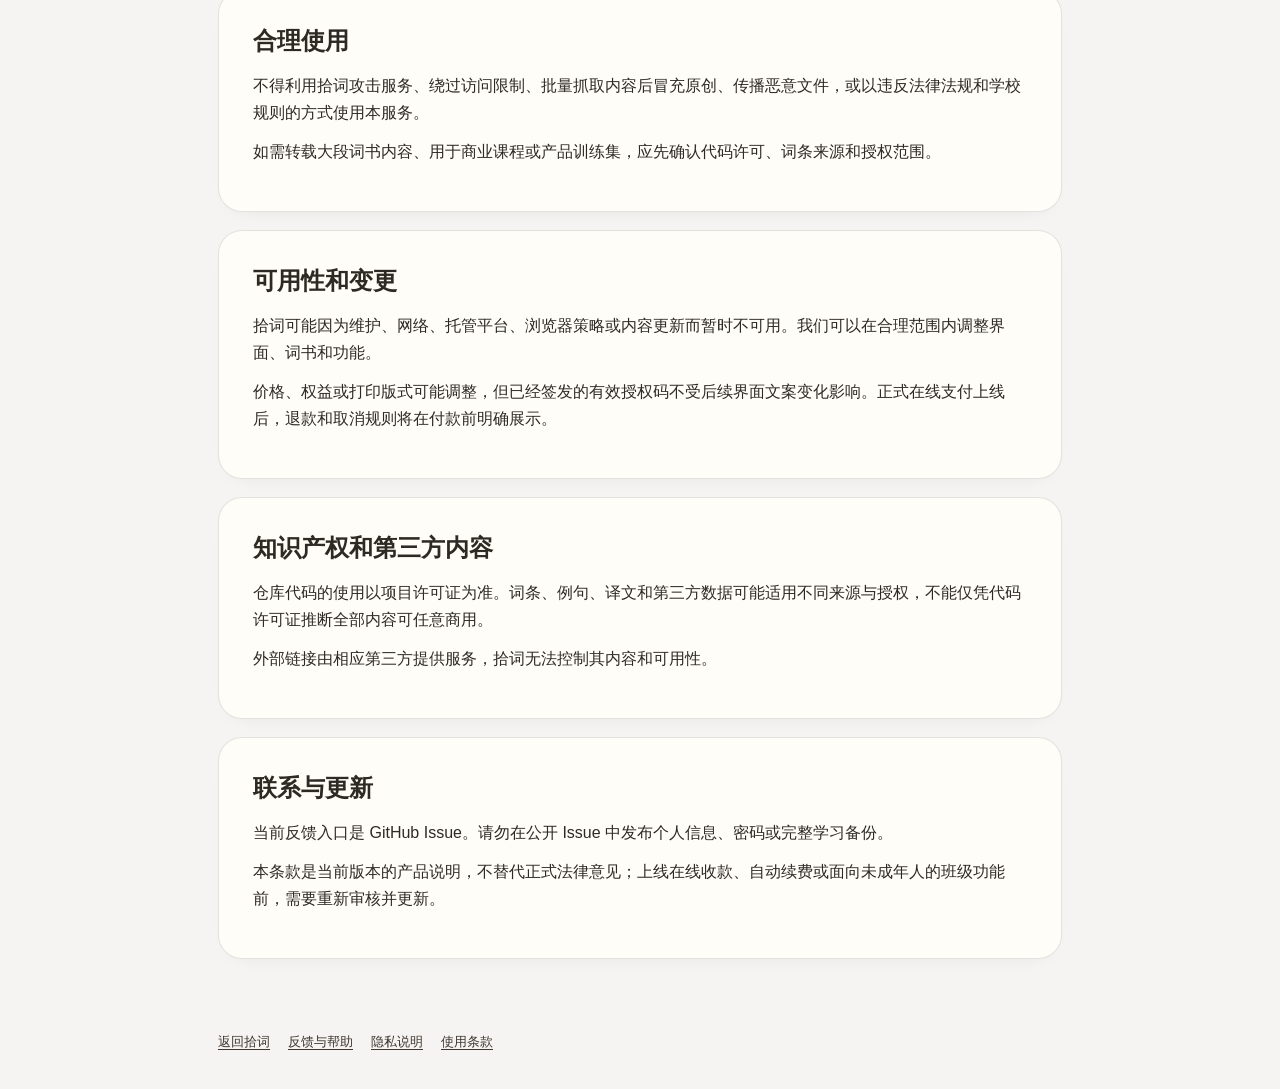
<file: terms.html>
<!doctype html>
<html lang="zh-CN">
<head>
  <meta charset="utf-8">
  <meta name="viewport" content="width=device-width, initial-scale=1">
  <meta name="theme-color" content="#F5F4F2">
  <meta name="description" content="拾词使用条款。">
  <title>使用条款 · 拾词</title>
  <link rel="icon" href="assets/favicon.svg" type="image/svg+xml">
  <script>
    (function () {
      var preference = 'system';
      try {
        var saved = localStorage.getItem('shici.theme.v1');
        if (saved === 'light' || saved === 'dark' || saved === 'system') preference = saved;
      } catch (error) {}
      var dark = window.matchMedia && window.matchMedia('(prefers-color-scheme: dark)').matches;
      var theme = preference === 'system' ? (dark ? 'dark' : 'light') : preference;
      document.documentElement.dataset.theme = theme;
      document.documentElement.style.colorScheme = theme;
      var meta = document.querySelector('meta[name="theme-color"]');
      if (meta) meta.setAttribute('content', theme === 'dark' ? '#171B1F' : '#F5F4F2');
    })();
  </script>
  <link rel="stylesheet" href="css/info-pages.css?v=43">
</head>
<body>
  <header class="info-header">
    <a class="info-brand" href="./#home">
      <span class="info-brand__mark">拾</span>
      <span><strong>拾词</strong><small>WORD BY WORD</small></span>
    </a>
  </header>

  <main class="info-main">
    <p class="info-eyebrow">TERMS · USE</p>
    <h1 class="info-title">先把边界说清楚，再一起学习。</h1>
    <p class="info-lede">本条款适用于拾词网页版及其付费增值功能。继续使用表示你理解本页说明；如果不同意，请停止使用。</p>
    <p class="info-meta"><span class="info-badge">版本 43</span><span>更新：2026-11-26</span></p>

    <section class="info-card">
      <h2>服务内容</h2>
      <p>拾词提供英语和文言语汇浏览、学习计划、间隔复习、客观提取、发音、搜索、收藏、学习报告和离线缓存等工具。</p>
      <p>基础学习功能免费；记忆墙打印包是独立付费功能，免费版可打印 3 张预览卡。当前不提供账号、跨设备云同步、自动续费订阅或教师班级管理。</p>
    </section>

    <section class="info-card">
      <h2>内容仅供参考</h2>
      <ul>
        <li>词义、音标、例句、搭配和文言出处以常见教材及考试语境整理；</li>
        <li>教材版本、地区用法和老师讲解可能不同；</li>
        <li>不保证所有内容适用于每一次考试、教材或专业写作；</li>
        <li>拾词不承诺考试分数、录取结果或特定学习效果。</li>
      </ul>
      <p>发现错误可以通过反馈页提交。内容更新需要审核，不保证即时修改。</p>
    </section>

    <section class="info-card">
      <h2>学习记录与备份</h2>
      <p>网页版主要依赖浏览器本地存储。清空站点数据、卸载浏览器、更换设备、系统恢复或浏览器自动回收存储都可能造成记录丢失。</p>
      <ul>
        <li>重要记录应定期使用“导出当前记录”备份；</li>
        <li>不要在清理浏览器数据后期待服务端恢复，因为当前没有账号云端；</li>
        <li>导入他人备份前应确认文件来源可信。</li>
      </ul>
    </section>

    <section class="info-card">
      <h2>记忆墙打印包</h2>
      <ul>
        <li>首发展示价为 ¥19，常规展示价为 ¥29；正式在线支付上线前不会实际扣款；</li>
        <li>完整权益包括 12–40 张打印、便签卡/口袋条/大字墙三种版式、筛选和显示选项；</li>
        <li>购买后通过离线授权码解锁；授权码保存在当前浏览器，不在设备间自动同步；</li>
        <li>授权码不得公开传播、转售或用于绕过支付；</li>
        <li>正式收款上线时，将在付款前再次展示权益、有效期、退款和客服规则。</li>
      </ul>
      <p>当前购买入口未开通在线支付时会转为购买预登记，不构成收款或购买合同。只有支付平台确认订单并发放有效授权码后，付费权益才算生效。</p>
    </section>

    <section class="info-card">
      <h2>合理使用</h2>
      <p>不得利用拾词攻击服务、绕过访问限制、批量抓取内容后冒充原创、传播恶意文件，或以违反法律法规和学校规则的方式使用本服务。</p>
      <p>如需转载大段词书内容、用于商业课程或产品训练集，应先确认代码许可、词条来源和授权范围。</p>
    </section>

    <section class="info-card">
      <h2>可用性和变更</h2>
      <p>拾词可能因为维护、网络、托管平台、浏览器策略或内容更新而暂时不可用。我们可以在合理范围内调整界面、词书和功能。</p>
      <p>价格、权益或打印版式可能调整，但已经签发的有效授权码不受后续界面文案变化影响。正式在线支付上线后，退款和取消规则将在付款前明确展示。</p>
    </section>

    <section class="info-card">
      <h2>知识产权和第三方内容</h2>
      <p>仓库代码的使用以项目许可证为准。词条、例句、译文和第三方数据可能适用不同来源与授权，不能仅凭代码许可证推断全部内容可任意商用。</p>
      <p>外部链接由相应第三方提供服务，拾词无法控制其内容和可用性。</p>
    </section>

    <section class="info-card">
      <h2>联系与更新</h2>
      <p>当前反馈入口是 GitHub Issue。请勿在公开 Issue 中发布个人信息、密码或完整学习备份。</p>
      <p>本条款是当前版本的产品说明，不替代正式法律意见；上线在线收款、自动续费或面向未成年人的班级功能前，需要重新审核并更新。</p>
    </section>
  </main>

  <footer class="info-footer">
    <nav aria-label="页脚">
      <a href="./#home">返回拾词</a>
      <a href="feedback.html">反馈与帮助</a>
      <a href="privacy.html">隐私说明</a>
      <a href="terms.html" aria-current="page">使用条款</a>
    </nav>
  </footer>
</body>
</html>
</file>
<file: css/styles.css>
/* ==========================================================================
   拾词 · 视觉系统
   A warm, editorial study space for high-school English learners.
   ========================================================================== */

:root {
  --paper: #f5f1e8;
  --paper-deep: #ebe4d7;
  --card: #fffdf7;
  --cream: #f8f4ea;
  --ink: #2d2a25;
  --ink-soft: #625c54;
  --muted: #89837b;
  --line: rgba(45, 42, 37, 0.12);
  --line-strong: rgba(45, 42, 37, 0.2);

  /* Legacy variable names kept for compatibility; values are warm neutrals. */
  --green-950: #2b2823;
  --green-900: #383229;
  --green-800: #4b4237;
  --green-700: #655746;
  --green-500: #95836c;
  --sage: #e8dfd2;
  --sage-soft: #f1eade;
  --orange: #d8764c;
  --orange-deep: #ad5636;
  --orange-soft: #f2ddd0;
  --gold: #d8b46a;
  --gold-deep: #8a6937;
  --gold-soft: #f3e6c9;
  --rose: #c88b8b;
  --blue: #6d91a4;

  --sidebar-surface: rgba(247, 243, 234, 0.9);
  --sidebar-surface-deep: rgba(238, 231, 220, 0.88);
  --sidebar-ink: #37322b;
  --sidebar-muted: #786f65;
  --sidebar-active: rgba(255, 253, 247, 0.72);
  --sidebar-line: rgba(55, 50, 43, 0.11);

  --font-sans: -apple-system, BlinkMacSystemFont, "SF Pro SC", "PingFang SC",
    "Hiragino Sans GB", "Microsoft YaHei", "Helvetica Neue", Arial, sans-serif;
  --font-serif: "Songti SC", "STSong", "Noto Serif SC", "Source Han Serif SC",
    "Times New Roman", serif;
  --font-en: "Iowan Old Style", "Baskerville", "Palatino Linotype", Palatino,
    "Book Antiqua", Georgia, serif;
  --font-mono: "SFMono-Regular", Menlo, Consolas, "Liberation Mono", monospace;

  --sidebar-width: 258px;
  --page-max: 1280px;
  --gutter: clamp(24px, 4vw, 58px);
  --radius-lg: 26px;
  --radius-md: 20px;
  --radius-sm: 13px;
  --shadow-card: 0 24px 65px -42px rgba(50, 45, 38, 0.38),
    0 2px 8px rgba(50, 45, 38, 0.03);
  --shadow-float: 0 24px 70px -28px rgba(26, 23, 19, 0.35);

  --ease-out: cubic-bezier(0.22, 1, 0.36, 1);
}

/* --------------------------------------------------------------------------
   2026 learning-system refinement
   -------------------------------------------------------------------------- */

.extended-meanings {
  margin: 9px 0 0;
  border-top: 1px dashed rgba(48, 44, 38, 0.12);
  padding-top: 9px;
}

.extended-meanings summary {
  width: fit-content;
  cursor: pointer;
  color: var(--green-700);
  font-size: 12px;
  line-height: 1.7;
  list-style: none;
}

.extended-meanings summary::-webkit-details-marker {
  display: none;
}

.extended-meanings summary::after {
  content: " ＋";
  color: var(--muted);
}

.extended-meanings[open] summary::after {
  content: " －";
}

.meaning-chip-row {
  display: flex;
  flex-wrap: wrap;
  gap: 7px;
  margin-top: 9px;
}

.training-panel {
  margin: 14px 0 24px;
  padding: 22px 24px;
  border: 1px solid var(--line);
  border-radius: var(--radius-md);
  background:
    linear-gradient(120deg, rgba(237, 230, 219, 0.44), transparent 58%),
    var(--card);
}

.training-panel__head {
  display: flex;
  align-items: flex-start;
  justify-content: space-between;
  gap: 18px;
}

.training-panel h2 {
  margin: 0;
  color: var(--green-950);
  font-family: var(--font-serif);
  font-size: 22px;
}

.training-panel__head p:not(.eyebrow) {
  margin: 5px 0 0;
  color: var(--ink-soft);
  font-size: 13px;
  line-height: 1.7;
}

.training-actions {
  display: flex;
  flex-wrap: wrap;
  gap: 9px;
  margin-top: 17px;
}

.training-actions .btn {
  min-height: 44px;
}

.training-note {
  margin: 12px 0 0;
  color: var(--muted);
  font-size: 12px;
  line-height: 1.7;
}

.library-reset {
  flex: 0 0 auto;
  min-height: 44px;
  margin-left: auto;
  padding: 0 8px;
  font-size: 12px;
}

.report-empty-hero {
  display: grid;
  grid-template-columns: auto minmax(0, 1fr);
  gap: 24px;
  padding: clamp(28px, 5vw, 52px);
  border: 1px solid var(--line);
  border-radius: 24px;
  background:
    radial-gradient(circle at 92% 8%, rgba(230, 191, 106, 0.23), transparent 28%),
    linear-gradient(135deg, rgba(237, 230, 219, 0.62), rgba(255, 253, 247, 0.86));
  box-shadow: var(--shadow-card);
}

.report-empty-hero__mark {
  display: grid;
  place-items: center;
  width: 68px;
  height: 68px;
  border-radius: 21px;
  color: var(--green-700);
  background: rgba(255, 253, 247, 0.72);
  border: 1px solid rgba(92, 80, 66, 0.12);
}

.report-empty-hero__mark .icon {
  width: 28px;
  height: 28px;
}

.report-empty-hero h2 {
  margin: 0;
  color: var(--green-950);
  font-family: var(--font-serif);
  font-size: clamp(28px, 4vw, 43px);
  font-weight: 600;
  letter-spacing: -0.035em;
}

.report-empty-hero > div > p:not(.eyebrow) {
  max-width: 650px;
  margin: 12px 0 0;
  color: var(--ink-soft);
  font-size: 15px;
  line-height: 1.85;
}

.report-empty-hero__actions {
  display: flex;
  flex-wrap: wrap;
  gap: 10px;
  margin-top: 22px;
}

.report-preview {
  grid-column: 2;
  margin-top: 8px;
  padding-top: 15px;
  border-top: 1px solid rgba(92, 80, 66, 0.1);
}

.report-preview summary {
  width: fit-content;
  cursor: pointer;
  color: var(--green-700);
  font-size: 13px;
}

.report-preview__grid {
  display: grid;
  grid-template-columns: repeat(2, minmax(0, 1fr));
  gap: 10px;
  margin-top: 14px;
}

.report-preview__grid div {
  padding: 13px 14px;
  border: 1px solid rgba(92, 80, 66, 0.1);
  border-radius: 12px;
  background: rgba(255, 253, 247, 0.55);
}

.report-preview__grid strong,
.report-preview__grid span {
  display: block;
}

.report-preview__grid strong {
  color: var(--green-950);
  font-size: 13px;
}

.report-preview__grid span {
  margin-top: 4px;
  color: var(--muted);
  font-size: 12px;
  line-height: 1.6;
}

.memory-metrics {
  margin-bottom: 15px;
  padding-bottom: 20px;
}

.memory-metrics__grid {
  display: grid;
  grid-template-columns: repeat(4, minmax(0, 1fr));
  gap: 12px;
  padding: 18px 24px 0;
}

.memory-metric {
  min-height: 128px;
  padding: 15px;
  border: 1px solid var(--line);
  border-radius: 14px;
  background: rgba(255, 253, 247, 0.7);
}

.memory-metric > span,
.memory-metric > strong,
.memory-metric > small {
  display: block;
}

.memory-metric > span {
  color: var(--muted);
  font-size: 12px;
}

.memory-metric > strong {
  margin-top: 13px;
  color: var(--green-950);
  font-family: var(--font-en);
  font-size: 27px;
  font-weight: 500;
}

.memory-metric > small {
  margin-top: 7px;
  color: var(--muted);
  font-size: 12px;
  line-height: 1.55;
}

.self-bars {
  display: flex;
  height: 8px;
  margin-top: 18px;
  border-radius: 999px;
  overflow: hidden;
  background: #e7e3d8;
}

.self-bars i {
  display: block;
  height: 100%;
}

.self-bars__known { background: var(--green-700); }
.self-bars__fuzzy { background: var(--gold); }
.self-bars__again { background: var(--orange); }

.diagnostic-chips {
  display: flex;
  flex-wrap: wrap;
  gap: 6px;
  margin-top: 15px;
}

.diagnostic-chips span {
  padding: 5px 8px;
  border-radius: 7px;
  color: var(--ink-soft);
  background: var(--orange-soft);
  font-size: 12px;
}

.diagnostic-chips strong {
  margin-left: 3px;
  color: var(--orange-deep);
}

.data-safety-card {
  display: flex;
  align-items: flex-start;
  gap: 12px;
  margin: 2px 0 18px;
  padding: 14px;
  border: 1px solid rgba(92, 80, 66, 0.13);
  border-radius: 13px;
  background: rgba(237, 230, 219, 0.5);
}

.data-safety-card.is-warning {
  border-color: rgba(180, 95, 66, 0.2);
  background: rgba(244, 223, 212, 0.55);
}

.data-safety-card__icon {
  display: grid;
  place-items: center;
  flex: 0 0 36px;
  width: 36px;
  height: 36px;
  border-radius: 10px;
  color: var(--green-700);
  background: rgba(255, 253, 247, 0.7);
}

.data-safety-card strong,
.data-safety-card p,
.data-safety-card small {
  display: block;
}

.data-safety-card strong {
  color: var(--green-950);
  font-size: 13px;
}

.data-safety-card p,
.data-safety-card small {
  margin: 4px 0 0;
  color: var(--ink-soft);
  font-size: 12px;
  line-height: 1.6;
}

.quiz-context {
  margin: 17px 0 4px;
  padding: 15px 17px;
  border-left: 3px solid var(--gold);
  border-radius: 0 12px 12px 0;
  color: var(--ink);
  background: rgba(244, 232, 200, 0.28);
  font-family: var(--font-en);
  font-size: 17px;
  line-height: 1.75;
}

.quiz-context .blank {
  padding: 0 10px;
  color: var(--green-700);
  border-bottom: 1px solid var(--green-500);
}

.quiz-word--zh {
  font-family: var(--font-serif) !important;
  font-size: clamp(29px, 4.8vw, 46px) !important;
  line-height: 1.4 !important;
}

.quiz-feedback__diagnosis {
  display: block;
  margin-top: 7px;
  color: var(--ink-soft);
  font-size: 12px;
  line-height: 1.65;
}

@media (max-width: 980px) {
  .memory-metrics__grid {
    grid-template-columns: repeat(2, minmax(0, 1fr));
  }
}

@media (max-width: 700px) {
  body {
    font-size: 15px;
  }

  .page-head__desc,
  .study-plan__desc,
  .mode-card__desc,
  .training-panel__head p:not(.eyebrow),
  .training-note,
  .report-panel__desc,
  .report-preview__grid span,
  .settings-help,
  .data-safety-card p,
  .data-safety-card small {
    font-size: 12px !important;
  }

  .example-block__en,
  .meaning-line__text {
    font-size: 15px !important;
  }

  .example-block__zh,
  .reveal-tip,
  .reveal-collocs span {
    font-size: 12px !important;
  }

  .rating-btn {
    min-height: 72px;
    padding: 10px 8px;
  }

  .rating-btn strong {
    font-size: 12px !important;
    line-height: 1.35;
  }

  .rating-btn small {
    font-size: 11px !important;
    line-height: 1.45;
  }

  .mode-card__index,
  .mode-card__en,
  .mode-card__count,
  .study-mode__copy span,
  .study-count,
  .mobile-nav a span,
  .report-stat__note,
  .chart-legend,
  .library-footer,
  .site-footer {
    font-size: 12px !important;
  }

  .mobile-nav a {
    min-width: 44px;
    min-height: 48px;
  }

  .filter-bar,
  .unit-filter {
    -webkit-mask-image: linear-gradient(90deg, transparent 0, #000 12px, #000 calc(100% - 18px), transparent 100%);
    mask-image: linear-gradient(90deg, transparent 0, #000 12px, #000 calc(100% - 18px), transparent 100%);
  }

  .filter-chip,
  .unit-chip {
    min-height: 44px;
  }

  .training-panel {
    padding: 19px 18px;
    border-radius: 18px;
  }

  .training-panel__head {
    display: block;
  }

  .training-panel__head .pill {
    margin-top: 10px;
  }

  .training-actions {
    display: grid;
    grid-template-columns: repeat(2, minmax(0, 1fr));
  }

  .training-actions .btn {
    width: 100%;
    min-height: 46px;
    padding: 0 10px;
    font-size: 12px;
  }

  .report-empty-hero {
    display: block;
    padding: 25px 20px;
    border-radius: 20px;
  }

  .report-empty-hero__mark {
    width: 52px;
    height: 52px;
    margin-bottom: 17px;
    border-radius: 16px;
  }

  .report-empty-hero > div > p:not(.eyebrow) {
    font-size: 15px;
  }

  .report-preview {
    margin-top: 18px;
  }

  .report-preview__grid,
  .memory-metrics__grid {
    grid-template-columns: 1fr;
  }

  .memory-metrics__grid {
    padding: 15px 18px 0;
  }

  .memory-metric {
    min-height: 0;
  }

  .quiz-context {
    font-size: 15px;
  }
}

/* Liquid-inspired web glass and memory-wall studio */
:root {
  --glass-fill: rgba(255, 255, 255, 0.54);
  --glass-fill-strong: rgba(255, 255, 255, 0.7);
  --glass-border: rgba(255, 255, 255, 0.72);
  --glass-line: rgba(62, 56, 48, 0.1);
  --glass-shadow: 0 22px 60px -32px rgba(42, 39, 33, 0.38);
}

.topbar {
  top: 10px;
  height: 68px;
  margin: 10px var(--gutter) 0;
  padding: 0 18px;
  border: 1px solid var(--glass-border);
  border-radius: 22px;
  background:
    linear-gradient(135deg, rgba(255, 255, 255, 0.64), rgba(250, 247, 239, 0.36)),
    rgba(244, 240, 231, 0.54);
  box-shadow:
    inset 0 1px 0 rgba(255, 255, 255, 0.88),
    0 18px 48px -34px rgba(45, 41, 35, 0.38);
  -webkit-backdrop-filter: blur(26px) saturate(1.35);
  backdrop-filter: blur(26px) saturate(1.35);
}

.topbar.is-scrolled {
  border-color: rgba(255, 255, 255, 0.82);
  box-shadow:
    inset 0 1px 0 rgba(255, 255, 255, 0.9),
    0 22px 54px -34px rgba(45, 41, 35, 0.46);
}

.global-search,
.streak-pill,
.avatar--top {
  border-color: rgba(255, 255, 255, 0.66);
  background: rgba(255, 255, 255, 0.42);
  box-shadow: inset 0 1px 0 rgba(255, 255, 255, 0.72);
}

.home-focus .daily-card {
  border: 1px solid rgba(255, 255, 255, 0.72);
  background:
    radial-gradient(circle at 18% 0%, rgba(255, 255, 255, 0.78), transparent 34%),
    radial-gradient(circle at 92% 18%, rgba(200, 184, 162, 0.34), transparent 35%),
    linear-gradient(135deg, rgba(255, 255, 255, 0.54), rgba(236, 228, 216, 0.34));
  box-shadow:
    inset 0 1px 0 rgba(255, 255, 255, 0.92),
    inset 0 -1px 0 rgba(92, 80, 66, 0.04),
    0 34px 80px -54px rgba(52, 47, 40, 0.46);
  -webkit-backdrop-filter: blur(26px) saturate(1.22);
  backdrop-filter: blur(26px) saturate(1.22);
}

.study-plan {
  border: 1px solid rgba(255, 255, 255, 0.12);
  box-shadow:
    inset 0 1px 0 rgba(255, 255, 255, 0.11),
    0 34px 84px -50px rgba(24, 22, 18, 0.66);
}

.memory-wall-promo {
  display: grid;
  grid-template-columns: minmax(0, 1fr) minmax(230px, 0.72fr);
  align-items: center;
  gap: 26px;
  margin: 18px 0;
  padding: 26px 28px;
  overflow: hidden;
  border: 1px solid var(--glass-border);
  border-radius: 26px;
  background:
    radial-gradient(circle at 88% 18%, rgba(226, 215, 201, 0.58), transparent 34%),
    linear-gradient(135deg, rgba(255, 255, 255, 0.64), rgba(246, 240, 226, 0.44));
  box-shadow:
    inset 0 1px 0 rgba(255, 255, 255, 0.9),
    var(--glass-shadow);
  -webkit-backdrop-filter: blur(24px) saturate(1.25);
  backdrop-filter: blur(24px) saturate(1.25);
}

.memory-wall-promo__copy > span {
  color: var(--green-700);
  font-size: 12px;
  font-weight: 700;
}

.memory-wall-promo h2 {
  margin: 6px 0 8px;
  color: var(--green-950);
  font-family: var(--serif);
  font-size: clamp(24px, 3vw, 34px);
  line-height: 1.25;
}

.memory-wall-promo p {
  max-width: 580px;
  margin: 0 0 16px;
  color: var(--ink-soft);
  font-size: 14px;
  line-height: 1.65;
}

.memory-wall-promo__preview {
  position: relative;
  min-height: 150px;
}

.memory-wall-promo__preview span {
  position: absolute;
  display: flex;
  width: min(190px, 78%);
  min-height: 104px;
  flex-direction: column;
  justify-content: space-between;
  padding: 16px;
  border: 1px dashed rgba(92, 80, 66, 0.3);
  border-radius: 16px;
  background: rgba(255, 253, 248, 0.88);
  box-shadow: 0 18px 36px -24px rgba(50, 45, 38, 0.42);
}

.memory-wall-promo__preview span:nth-child(1) {
  top: 4px;
  right: 16%;
  transform: rotate(-4deg);
}

.memory-wall-promo__preview span:nth-child(2) {
  top: 28px;
  right: 0;
  transform: rotate(4deg);
}

.memory-wall-promo__preview span:nth-child(3) {
  top: 38px;
  right: 32%;
  transform: rotate(1deg);
}

.memory-wall-promo__preview strong {
  color: var(--green-950);
  font-family: var(--serif);
  font-size: 22px;
}

.memory-wall-promo__preview small {
  color: var(--ink-soft);
  font-size: 12px;
  line-height: 1.35;
}

.memory-wall-studio {
  display: grid;
  grid-template-columns: minmax(0, 1fr);
  gap: 22px;
  align-items: start;
}

.memory-wall-rail {
  display: grid;
  gap: 14px;
}

.memory-wall-controls {
  margin: 0;
  border-color: var(--glass-border);
  background:
    linear-gradient(135deg, rgba(255, 255, 255, 0.64), rgba(247, 243, 233, 0.44)),
    var(--glass-fill);
  box-shadow:
    inset 0 1px 0 rgba(255, 255, 255, 0.9),
    var(--glass-shadow);
  -webkit-backdrop-filter: blur(24px) saturate(1.25);
  backdrop-filter: blur(24px) saturate(1.25);
}

.memory-wall-summary {
  margin: 0;
  border-color: var(--glass-border);
  background: rgba(255, 255, 255, 0.5);
  -webkit-backdrop-filter: blur(20px) saturate(1.18);
  backdrop-filter: blur(20px) saturate(1.18);
}

.memory-wall-print-btn {
  min-height: 50px;
  padding: 0 20px;
  white-space: nowrap;
}

.memory-wall-stage {
  position: relative;
  min-width: 0;
  padding: 18px;
  overflow: hidden;
  border: 1px solid rgba(255, 255, 255, 0.76);
  border-radius: 28px;
  background:
    radial-gradient(circle at 12% 4%, rgba(255, 255, 255, 0.74), transparent 28%),
    rgba(234, 226, 215, 0.48);
  box-shadow:
    inset 0 1px 0 rgba(255, 255, 255, 0.9),
    0 30px 80px -48px rgba(42, 39, 33, 0.5);
  -webkit-backdrop-filter: blur(22px) saturate(1.16);
  backdrop-filter: blur(22px) saturate(1.16);
}

.memory-wall-stage__head {
  display: flex;
  min-height: 44px;
  align-items: center;
  justify-content: space-between;
  gap: 16px;
  padding: 0 4px 14px;
  color: var(--ink-soft);
}

.memory-wall-stage__head div {
  display: flex;
  align-items: baseline;
  gap: 9px;
}

.memory-wall-stage__head strong {
  color: var(--green-950);
  font-size: 15px;
}

.memory-wall-stage__head span {
  font-size: 12px;
}

.memory-wall-stage .memory-wall-sheet {
  padding: 0;
}

@media (min-width: 1700px) {
  .memory-wall-studio {
    grid-template-columns: 310px minmax(0, 1fr);
  }

  .memory-wall-rail {
    position: sticky;
    top: 100px;
  }

  .memory-wall-rail .memory-wall-summary {
    grid-template-columns: 1fr;
  }
}

@media (max-width: 900px) {
  .memory-wall-promo {
    grid-template-columns: 1fr;
  }

  .memory-wall-promo__preview {
    display: none;
  }
}

@media (max-width: 700px) {
  .topbar {
    top: 8px;
    height: 58px;
    margin: 8px 12px 0;
    padding: 0 12px;
    border-radius: 19px;
  }

  .mobile-nav {
    right: 10px;
    bottom: calc(8px + env(safe-area-inset-bottom));
    left: 10px;
    height: 58px;
    padding: 6px 8px;
    border: 1px solid rgba(255, 255, 255, 0.72);
    border-radius: 21px;
    background:
      linear-gradient(135deg, rgba(255, 255, 255, 0.66), rgba(248, 244, 235, 0.48)),
      rgba(248, 245, 237, 0.7);
    box-shadow:
      inset 0 1px 0 rgba(255, 255, 255, 0.9),
      0 18px 44px -26px rgba(50, 45, 38, 0.52);
    -webkit-backdrop-filter: blur(26px) saturate(1.35);
    backdrop-filter: blur(26px) saturate(1.35);
  }

  .memory-wall-promo {
    margin: 14px 0;
    padding: 22px;
    border-radius: 23px;
  }

  .memory-wall-stage {
    padding: 12px;
    border-radius: 23px;
  }

  .memory-wall-stage__head {
    padding: 0 2px 10px;
  }

  .memory-wall-controls {
    padding: 14px;
  }

  .memory-wall-control-group > div {
    display: grid;
    grid-template-columns: repeat(3, minmax(0, 1fr));
    gap: 7px;
  }

  .memory-wall-option {
    flex: none;
    padding: 10px 6px;
    text-align: center;
  }

  .memory-wall-option strong {
    margin: 0;
    font-size: 13px;
  }

  .memory-wall-option small {
    display: none;
  }

  .memory-wall-control-row {
    gap: 14px;
    margin-top: 14px;
  }

  .memory-wall-switch {
    min-height: 38px;
    padding: 0 10px;
    font-size: 12px;
  }
}

@media print {
  body.route-print .memory-wall-studio {
    display: block;
  }

  body.route-print .memory-wall-rail,
  body.route-print .memory-wall-stage__head {
    display: none !important;
  }

  body.route-print .memory-wall-stage {
    padding: 0;
    border: 0;
    border-radius: 0;
    background: #fff;
    box-shadow: none;
  }
}

*,
*::before,
*::after {
  box-sizing: border-box;
}

html {
  scroll-behavior: smooth;
  -webkit-text-size-adjust: 100%;
}

body {
  margin: 0;
  min-width: 320px;
  min-height: 100vh;
  color: var(--ink);
  background: var(--paper);
  font-family: var(--font-sans);
  font-size: 15px;
  line-height: 1.6;
  -webkit-font-smoothing: antialiased;
  text-rendering: optimizeLegibility;
}

body::before {
  content: "";
  position: fixed;
  inset: 0;
  z-index: 100;
  pointer-events: none;
  opacity: 0.022;
  background-image: url("data:image/svg+xml,%3Csvg xmlns='http://www.w3.org/2000/svg' width='160' height='160'%3E%3Cfilter id='n'%3E%3CfeTurbulence type='fractalNoise' baseFrequency='.82' numOctaves='2' stitchTiles='stitch'/%3E%3C/filter%3E%3Crect width='160' height='160' filter='url(%23n)'/%3E%3C/svg%3E");
  mix-blend-mode: multiply;
}

body.is-locked {
  overflow: hidden;
}

::selection {
  background: var(--gold-soft);
  color: var(--green-950);
}

a {
  color: inherit;
  text-decoration: none;
}

button,
input,
select,
textarea {
  font: inherit;
  color: inherit;
}

button {
  cursor: pointer;
}

button,
a {
  -webkit-tap-highlight-color: transparent;
}

button:disabled {
  cursor: not-allowed;
}

img,
svg {
  display: block;
}

:focus-visible {
  outline: 2px solid var(--orange);
  outline-offset: 3px;
}

.svg-sprite {
  position: absolute;
  width: 0;
  height: 0;
  overflow: hidden;
}

.icon {
  width: 20px;
  height: 20px;
  flex: 0 0 auto;
  fill: none;
  stroke: currentColor;
  stroke-width: 1.7;
  stroke-linecap: round;
  stroke-linejoin: round;
}

.serif {
  font-family: var(--font-serif);
}

.en {
  font-family: var(--font-en);
}

.mono {
  font-family: var(--font-mono);
}

.is-hidden,
[hidden] {
  display: none !important;
}

.sr-only {
  position: absolute !important;
  width: 1px;
  height: 1px;
  padding: 0;
  margin: -1px;
  overflow: hidden;
  clip: rect(0, 0, 0, 0);
  white-space: nowrap;
  border: 0;
}

/* --------------------------------------------------------------------------
   Shell
   -------------------------------------------------------------------------- */

.app-shell {
  display: flex;
  min-height: 100vh;
}

.sidebar {
  position: fixed;
  inset: 0 auto 0 0;
  z-index: 30;
  width: var(--sidebar-width);
  padding: 28px 20px 20px;
  display: flex;
  flex-direction: column;
  color: var(--sidebar-ink);
  background:
    radial-gradient(circle at 8% 88%, rgba(230, 191, 106, 0.16), transparent 36%),
    linear-gradient(178deg, var(--sidebar-surface), var(--sidebar-surface-deep));
  border-right: 1px solid var(--sidebar-line);
  box-shadow: inset -1px 0 0 rgba(255, 255, 255, 0.44);
  -webkit-backdrop-filter: blur(28px) saturate(1.12);
  backdrop-filter: blur(28px) saturate(1.12);
  overflow: hidden;
}

.sidebar::before {
  content: "";
  position: absolute;
  inset: 0;
  opacity: 0.025;
  pointer-events: none;
  background-image: url("data:image/svg+xml,%3Csvg xmlns='http://www.w3.org/2000/svg' width='140' height='140'%3E%3Cfilter id='n'%3E%3CfeTurbulence type='fractalNoise' baseFrequency='.9' numOctaves='3' stitchTiles='stitch'/%3E%3C/filter%3E%3Crect width='140' height='140' filter='url(%23n)'/%3E%3C/svg%3E");
}

.sidebar::after {
  content: "";
  position: absolute;
  width: 220px;
  height: 220px;
  right: -120px;
  bottom: 12%;
  border: 1px solid rgba(55, 50, 43, 0.08);
  border-radius: 50%;
  pointer-events: none;
}

.sidebar__top,
.sidebar__bottom {
  position: relative;
  z-index: 2;
}

.sidebar__top {
  flex: 1;
}

.brand {
  display: flex;
  align-items: center;
  gap: 12px;
  width: fit-content;
  margin: 2px 9px 42px;
  border-radius: 14px;
}

.brand__mark,
.mobile-brand__mark {
  position: relative;
  display: grid;
  place-items: center;
  width: 44px;
  height: 44px;
  flex: 0 0 44px;
  border-radius: 13px;
  background: var(--green-900);
  color: var(--cream);
  font-family: var(--font-serif);
  font-size: 23px;
  font-weight: 600;
  line-height: 1;
  box-shadow: inset 0 1px 0 rgba(255, 255, 255, 0.16);
}

.brand__mark::after,
.mobile-brand__mark::after {
  content: "";
  position: absolute;
  top: 7px;
  right: 7px;
  width: 6px;
  height: 6px;
  border-radius: 50%;
  background: var(--orange);
}

.brand__text {
  display: flex;
  flex-direction: column;
  gap: 2px;
}

.brand__text strong {
  color: var(--sidebar-ink);
  font-family: var(--font-serif);
  font-size: 22px;
  font-weight: 600;
  letter-spacing: 0.1em;
  line-height: 1.15;
}

.brand__text small {
  color: var(--sidebar-muted);
  font-family: var(--font-mono);
  font-size: 8px;
  letter-spacing: 0.18em;
}

.main-nav {
  display: flex;
  flex-direction: column;
}

.nav-label {
  margin: 0 12px 9px;
  color: var(--sidebar-muted);
  font-size: 10px;
  font-weight: 600;
  letter-spacing: 0.2em;
}

.nav-label--second {
  margin-top: 32px;
}

.nav-item {
  display: flex;
  align-items: center;
  gap: 12px;
  height: 48px;
  margin-bottom: 4px;
  padding: 0 13px;
  border-radius: 13px;
  color: var(--sidebar-muted);
  font-size: 14px;
  font-weight: 500;
  transition: background 0.22s var(--ease-out), color 0.22s var(--ease-out),
    transform 0.22s var(--ease-out);
}

.nav-item .icon {
  width: 19px;
  height: 19px;
  opacity: 0.8;
}

.nav-item:hover {
  color: var(--sidebar-ink);
  background: rgba(255, 255, 255, 0.42);
}

.nav-item.is-active {
  color: var(--sidebar-ink);
  background: var(--sidebar-active);
  box-shadow:
    inset 0 0 0 1px rgba(55, 50, 43, 0.08),
    0 8px 20px -16px rgba(55, 50, 43, 0.36);
  font-weight: 600;
}

.nav-item.is-active .icon {
  opacity: 1;
}

.nav-bubble {
  display: grid;
  place-items: center;
  min-width: 21px;
  height: 21px;
  margin-left: auto;
  padding: 0 6px;
  border-radius: 999px;
  color: #fff;
  background: var(--orange);
  font-family: var(--font-mono);
  font-size: 10px;
  font-weight: 600;
}

.sidebar__bottom {
  display: flex;
  flex-direction: column;
  gap: 10px;
  margin-top: 20px;
}

.sidebar-goal {
  padding: 16px 8px 14px;
  border: 0;
  border-top: 1px solid var(--sidebar-line);
  border-radius: 0;
  background: transparent;
}

.sidebar-goal__head {
  display: flex;
  align-items: center;
  justify-content: space-between;
  gap: 10px;
  margin-bottom: 9px;
}

.sidebar-goal__head span {
  color: var(--sidebar-muted);
  font-size: 11px;
}

.sidebar-goal__head strong {
  color: var(--sidebar-ink);
  font-family: var(--font-mono);
  font-size: 11px;
  font-weight: 500;
}

.sidebar-goal__numbers {
  display: flex;
  align-items: baseline;
  gap: 4px;
  margin-bottom: 10px;
  color: var(--sidebar-ink);
  font-family: var(--font-en);
}

.sidebar-goal__numbers strong {
  font-size: 28px;
  font-weight: 500;
  line-height: 1;
}

.sidebar-goal__numbers span {
  color: var(--sidebar-muted);
  font-family: var(--font-sans);
  font-size: 11px;
}

.sidebar-goal__track {
  height: 3px;
  overflow: hidden;
  border-radius: 999px;
  background: rgba(55, 50, 43, 0.1);
}

.sidebar-goal__track span {
  display: block;
  height: 100%;
  border-radius: inherit;
  background: var(--green-700);
  transition: width 0.6s var(--ease-out);
}

.sidebar-goal__note {
  margin: 10px 0 0;
  color: var(--sidebar-muted);
  font-size: 10px;
  line-height: 1.5;
}

.profile-chip {
  display: flex;
  align-items: center;
  gap: 10px;
  width: 100%;
  padding: 10px 7px;
  border: 0;
  border-radius: 14px;
  color: var(--sidebar-ink);
  background: transparent;
  text-align: left;
  transition: background 0.2s var(--ease-out);
}

.profile-chip:hover {
  background: rgba(255, 253, 247, 0.5);
}

.profile-chip > .icon {
  width: 16px;
  height: 16px;
  margin-left: auto;
  color: var(--sidebar-muted);
}

.profile-chip__text {
  display: flex;
  flex-direction: column;
  min-width: 0;
}

.profile-chip__text strong {
  overflow: hidden;
  font-size: 12.5px;
  font-weight: 600;
  text-overflow: ellipsis;
  white-space: nowrap;
}

.profile-chip__text small {
  color: var(--sidebar-muted);
  font-size: 10px;
}

.avatar {
  display: grid;
  place-items: center;
  width: 38px;
  height: 38px;
  flex: 0 0 auto;
  border: 1px solid rgba(50, 45, 38, 0.12);
  border-radius: 50%;
  color: var(--green-900);
  background: linear-gradient(145deg, #f0db9d, #e3c477);
  font-family: var(--font-serif);
  font-size: 15px;
  font-weight: 600;
  letter-spacing: 0.02em;
}

.avatar--small {
  width: 32px;
  height: 32px;
  font-size: 13px;
}

.avatar--top {
  width: 39px;
  height: 39px;
  border: 2px solid rgba(255, 253, 247, 0.9);
  box-shadow: 0 2px 8px rgba(50, 45, 38, 0.12);
}

.sidebar-branch {
  position: absolute;
  right: -44px;
  bottom: 100px;
  z-index: 1;
  width: 250px;
  color: rgba(92, 80, 66, 0.08);
  pointer-events: none;
}

.main-shell {
  position: relative;
  display: flex;
  flex: 1;
  flex-direction: column;
  min-width: 0;
  min-height: 100vh;
  margin-left: var(--sidebar-width);
}

.topbar {
  position: sticky;
  top: 0;
  z-index: 20;
  display: flex;
  align-items: center;
  justify-content: space-between;
  gap: 24px;
  height: 86px;
  padding: 0 var(--gutter);
  background: rgba(244, 240, 231, 0.82);
  -webkit-backdrop-filter: blur(18px);
  backdrop-filter: blur(18px);
  transition: box-shadow 0.25s ease, border-color 0.25s ease;
  border-bottom: 1px solid transparent;
}

.topbar.is-scrolled {
  border-bottom-color: rgba(48, 44, 38, 0.08);
  box-shadow: 0 10px 30px -26px rgba(50, 45, 38, 0.26);
}

.topbar__left {
  display: flex;
  align-items: center;
  gap: 14px;
  min-width: 0;
}

.topbar__date {
  margin: 0;
  color: var(--muted);
  font-family: var(--font-mono);
  font-size: 10.5px;
  letter-spacing: 0.12em;
  text-transform: uppercase;
}

.topbar__actions {
  display: flex;
  align-items: center;
  gap: 11px;
}

.mobile-brand {
  display: none;
}

.global-search {
  position: relative;
  display: flex;
  align-items: center;
  gap: 8px;
  width: 276px;
  height: 40px;
  padding: 0 11px;
  border: 1px solid var(--line);
  border-radius: 12px;
  color: var(--muted);
  background: rgba(255, 253, 247, 0.54);
  transition: border-color 0.2s ease, background 0.2s ease, box-shadow 0.2s ease;
}

.global-search:focus-within {
  border-color: rgba(92, 80, 66, 0.42);
  background: var(--card);
  box-shadow: 0 0 0 4px rgba(92, 80, 66, 0.06);
}

.global-search .icon {
  width: 16px;
  height: 16px;
  color: var(--muted);
}

.global-search input {
  min-width: 0;
  flex: 1;
  border: 0;
  outline: 0;
  color: var(--ink);
  background: transparent;
  font-size: 12.5px;
}

.global-search input::placeholder {
  color: #a09a93;
}

.global-search kbd {
  display: grid;
  place-items: center;
  width: 21px;
  height: 21px;
  border: 1px solid var(--line);
  border-radius: 6px;
  color: #a09a93;
  background: rgba(255, 253, 247, 0.54);
  font-family: var(--font-mono);
  font-size: 10px;
  line-height: 1;
}

.search-suggest {
  position: absolute;
  top: calc(100% + 8px);
  left: 0;
  width: 100%;
  padding: 8px;
  border: 1px solid var(--line);
  border-radius: 15px;
  background: var(--card);
  box-shadow: var(--shadow-float);
  z-index: 60;
}

.search-suggest__empty {
  padding: 14px;
  color: var(--muted);
  font-size: 12px;
  text-align: center;
}

.search-suggest__item {
  display: flex;
  align-items: center;
  gap: 10px;
  width: 100%;
  padding: 9px 10px;
  border: 0;
  border-radius: 9px;
  background: transparent;
  text-align: left;
}

.search-suggest__item:hover,
.search-suggest__item:focus-visible {
  background: var(--sage-soft);
}

.search-suggest__word {
  flex: 1;
  min-width: 0;
  font-family: var(--font-en);
  font-size: 16px;
  font-weight: 600;
}

.search-suggest__meaning {
  max-width: 120px;
  overflow: hidden;
  color: var(--muted);
  font-size: 11px;
  text-overflow: ellipsis;
  white-space: nowrap;
}

.streak-pill {
  display: flex;
  align-items: center;
  gap: 6px;
  height: 40px;
  padding: 0 13px;
  border: 1px solid var(--line);
  border-radius: 999px;
  color: var(--ink-soft);
  background: rgba(255, 253, 247, 0.58);
  font-size: 11.5px;
  font-weight: 600;
  transition: border-color 0.2s ease, background 0.2s ease;
}

.streak-pill:hover {
  border-color: rgba(228, 119, 75, 0.35);
  background: var(--card);
}

.streak-pill .icon {
  width: 15px;
  height: 15px;
  color: var(--orange);
  fill: rgba(228, 119, 75, 0.12);
}

.avatar--top {
  padding: 0;
}

.page {
  position: relative;
  width: 100%;
  max-width: var(--page-max);
  margin: 0 auto;
  padding: 8px var(--gutter) 70px;
  flex: 1;
  animation: page-in 0.48s var(--ease-out) both;
}

@keyframes page-in {
  from {
    opacity: 0;
    transform: translateY(9px);
  }
  to {
    opacity: 1;
    transform: translateY(0);
  }
}

.site-footer {
  display: flex;
  justify-content: space-between;
  gap: 20px;
  width: 100%;
  max-width: var(--page-max);
  margin: 0 auto;
  padding: 0 var(--gutter) 28px;
  color: #a09a93;
  font-size: 10px;
  line-height: 1.7;
}

.mobile-nav {
  display: none;
}

/* --------------------------------------------------------------------------
   Shared elements
   -------------------------------------------------------------------------- */

.page-head {
  display: flex;
  align-items: flex-end;
  justify-content: space-between;
  gap: 28px;
  margin: 16px 0 28px;
}

.eyebrow {
  display: flex;
  align-items: center;
  gap: 9px;
  margin: 0 0 11px;
  color: var(--orange-deep);
  font-family: var(--font-mono);
  font-size: 10px;
  font-weight: 600;
  letter-spacing: 0.18em;
  line-height: 1.5;
  text-transform: uppercase;
}

.eyebrow::before {
  content: "";
  width: 20px;
  height: 1px;
  background: currentColor;
  opacity: 0.65;
}

.eyebrow--plain::before {
  display: none;
}

.page-title {
  margin: 0;
  color: var(--green-950);
  font-family: var(--font-serif);
  font-size: clamp(30px, 3.5vw, 43px);
  font-weight: 600;
  letter-spacing: -0.035em;
  line-height: 1.25;
}

.page-head__desc {
  max-width: 550px;
  margin: 9px 0 0;
  color: var(--ink-soft);
  font-size: 13px;
  line-height: 1.8;
}

.page-head__aside {
  display: flex;
  align-items: center;
  gap: 10px;
  padding-bottom: 4px;
}

.btn {
  display: inline-flex;
  align-items: center;
  justify-content: center;
  gap: 8px;
  min-height: 44px;
  padding: 0 20px;
  border: 1px solid transparent;
  border-radius: 12px;
  color: var(--green-950);
  background: transparent;
  font-size: 13px;
  font-weight: 600;
  line-height: 1;
  white-space: nowrap;
  transition: transform 0.2s var(--ease-out), background 0.2s ease,
    border-color 0.2s ease, box-shadow 0.2s ease, color 0.2s ease;
}

.btn .icon {
  width: 17px;
  height: 17px;
  transition: transform 0.2s var(--ease-out);
}

.btn:hover {
  transform: translateY(-1px);
}

.btn:hover .icon--shift {
  transform: translateX(2px);
}

.btn:active {
  transform: translateY(0);
}

.btn:disabled {
  opacity: 0.46;
  transform: none;
}

.btn--primary {
  color: var(--cream);
  background: var(--green-800);
  box-shadow: 0 12px 24px -16px rgba(50, 45, 38, 0.65);
}

.btn--primary:hover {
  background: var(--green-700);
  box-shadow: 0 16px 28px -16px rgba(50, 45, 38, 0.65);
}

.btn--orange {
  color: #fff;
  background: var(--orange);
  box-shadow: 0 12px 24px -16px rgba(200, 93, 54, 0.72);
}

.btn--orange:hover {
  background: var(--orange-deep);
}

.btn--ghost {
  border-color: var(--line);
  color: var(--green-900);
  background: rgba(255, 253, 247, 0.35);
}

.btn--ghost:hover {
  border-color: var(--line-strong);
  background: var(--card);
}

.btn--soft {
  color: var(--green-900);
  background: var(--sage-soft);
}

.btn--soft:hover {
  background: var(--sage);
}

.btn--block {
  width: 100%;
}

.btn--sm {
  min-height: 36px;
  padding: 0 14px;
  border-radius: 10px;
  font-size: 11.5px;
}

.btn--icon {
  width: 40px;
  min-width: 40px;
  height: 40px;
  min-height: 40px;
  padding: 0;
  border-radius: 50%;
}

.text-link {
  display: inline-flex;
  align-items: center;
  gap: 6px;
  border: 0;
  color: var(--green-700);
  background: transparent;
  font-size: 12px;
  font-weight: 600;
  line-height: 1.4;
}

.text-link .icon {
  width: 14px;
  height: 14px;
  transition: transform 0.2s var(--ease-out);
}

.text-link:hover .icon {
  transform: translateX(2px);
}

.section-head {
  display: flex;
  align-items: flex-end;
  justify-content: space-between;
  gap: 20px;
  margin-bottom: 17px;
}

.section-head h2 {
  margin: 0;
  color: var(--green-950);
  font-family: var(--font-serif);
  font-size: 23px;
  font-weight: 600;
  letter-spacing: -0.02em;
  line-height: 1.35;
}

.section-head__desc {
  margin: 4px 0 0;
  color: var(--muted);
  font-size: 11.5px;
}

.pill {
  display: inline-flex;
  align-items: center;
  gap: 6px;
  min-height: 25px;
  padding: 0 9px;
  border: 1px solid var(--line);
  border-radius: 999px;
  color: var(--ink-soft);
  background: rgba(255, 253, 247, 0.4);
  font-size: 10px;
  line-height: 1;
  white-space: nowrap;
}

.pill .dot,
.dot {
  width: 6px;
  height: 6px;
  flex: 0 0 auto;
  border-radius: 50%;
  background: currentColor;
}

.pill--green {
  border-color: rgba(92, 80, 66, 0.14);
  color: var(--green-700);
  background: rgba(232, 224, 213, 0.55);
}

.pill--orange {
  border-color: rgba(228, 119, 75, 0.18);
  color: var(--orange-deep);
  background: var(--orange-soft);
}

.pill--gold {
  border-color: rgba(166, 129, 47, 0.16);
  color: #8c6b27;
  background: var(--gold-soft);
}

.icon-btn {
  display: grid;
  place-items: center;
  width: 34px;
  height: 34px;
  padding: 0;
  border: 1px solid var(--line);
  border-radius: 50%;
  color: var(--ink-soft);
  background: transparent;
  transition: background 0.2s ease, color 0.2s ease, border-color 0.2s ease;
}

.icon-btn .icon {
  width: 16px;
  height: 16px;
}

.icon-btn:hover {
  border-color: var(--line-strong);
  color: var(--green-900);
  background: var(--card);
}

.icon-btn.is-active {
  border-color: rgba(228, 119, 75, 0.26);
  color: var(--orange-deep);
  background: var(--orange-soft);
}

.icon-btn.is-active .icon {
  fill: rgba(228, 119, 75, 0.16);
}

.empty-state {
  display: flex;
  flex-direction: column;
  align-items: center;
  justify-content: center;
  padding: 48px 24px;
  color: var(--muted);
  text-align: center;
}

.empty-state__icon {
  display: grid;
  place-items: center;
  width: 60px;
  height: 60px;
  margin-bottom: 16px;
  border-radius: 50%;
  color: var(--green-700);
  background: var(--sage-soft);
}

.empty-state__icon .icon {
  width: 25px;
  height: 25px;
}

.empty-state h3 {
  margin: 0 0 6px;
  color: var(--ink);
  font-family: var(--font-serif);
  font-size: 18px;
  font-weight: 600;
}

.empty-state p {
  max-width: 340px;
  margin: 0;
  font-size: 12px;
  line-height: 1.8;
}

/* --------------------------------------------------------------------------
   Home
   -------------------------------------------------------------------------- */

.home-head {
  align-items: flex-start;
  margin-top: 12px;
}

.home-head .page-title {
  font-size: clamp(29px, 3.1vw, 38px);
}

.home-head__meta {
  display: flex;
  align-items: center;
  gap: 10px;
  padding-top: 24px;
}

.home-date-card {
  display: flex;
  align-items: center;
  gap: 11px;
  color: var(--ink-soft);
  font-size: 11px;
}

.home-date-card strong {
  display: block;
  color: var(--green-900);
  font-family: var(--font-en);
  font-size: 24px;
  font-weight: 500;
  line-height: 1;
}

.home-grid {
  display: grid;
  grid-template-columns: minmax(0, 1.85fr) minmax(280px, 0.9fr);
  gap: 18px;
  margin-bottom: 18px;
}

.daily-card {
  position: relative;
  display: flex;
  flex-direction: column;
  justify-content: space-between;
  min-height: 342px;
  padding: 31px 34px 27px;
  border: 1px solid rgba(73, 64, 54, 0.09);
  border-radius: var(--radius-lg);
  background:
    radial-gradient(circle at 86% 18%, rgba(255, 253, 247, 0.72), transparent 28%),
    linear-gradient(128deg, #f0e9dd 0%, #eadfd1 58%, #e4d8c8 100%);
  box-shadow: var(--shadow-card);
  overflow: hidden;
  isolation: isolate;
}

.daily-card::before {
  content: "";
  position: absolute;
  top: -122px;
  right: -94px;
  width: 350px;
  height: 350px;
  border: 1px solid rgba(92, 80, 66, 0.13);
  border-radius: 50%;
  pointer-events: none;
  z-index: -1;
}

.daily-card::after {
  content: "";
  position: absolute;
  right: 120px;
  bottom: -170px;
  width: 300px;
  height: 300px;
  border: 1px solid rgba(92, 80, 66, 0.07);
  border-radius: 50%;
  pointer-events: none;
  z-index: -1;
}

.daily-card__copy {
  position: relative;
  z-index: 2;
  max-width: 66%;
}

.daily-card__eyebrow {
  display: flex;
  align-items: center;
  gap: 8px;
  margin: 0 0 18px;
  color: rgba(62, 55, 47, 0.66);
  font-family: var(--font-mono);
  font-size: 9.5px;
  font-weight: 600;
  letter-spacing: 0.17em;
  text-transform: uppercase;
}

.live-dot {
  position: relative;
  width: 7px;
  height: 7px;
  border-radius: 50%;
  background: var(--orange);
}

.live-dot::after {
  content: "";
  position: absolute;
  inset: -4px;
  border: 1px solid rgba(228, 119, 75, 0.32);
  border-radius: 50%;
}

.daily-card h2 {
  max-width: 570px;
  margin: 0;
  color: var(--green-950);
  font-family: var(--font-serif);
  font-size: clamp(28px, 3vw, 40px);
  font-weight: 600;
  letter-spacing: -0.035em;
  line-height: 1.33;
}

.daily-card h2 em {
  color: var(--orange-deep);
  font-family: var(--font-en);
  font-size: 1.18em;
  font-style: italic;
  font-weight: 500;
  letter-spacing: -0.02em;
}

.daily-card__meta {
  display: flex;
  flex-wrap: wrap;
  align-items: center;
  gap: 8px;
  margin: 14px 0 0;
  color: rgba(62, 55, 47, 0.67);
  font-size: 11.5px;
}

.daily-card__meta .sep {
  width: 3px;
  height: 3px;
  border-radius: 50%;
  background: rgba(62, 55, 47, 0.3);
}

.daily-card__actions {
  display: flex;
  align-items: center;
  flex-wrap: wrap;
  gap: 10px;
  margin-top: 25px;
}

.daily-card__actions .btn {
  min-height: 45px;
  padding: 0 19px;
}

.daily-card__actions .btn--ghost {
  border-color: rgba(92, 80, 66, 0.16);
  background: rgba(255, 253, 247, 0.28);
}

.hero-visual {
  position: absolute;
  right: 28px;
  bottom: 22px;
  z-index: 2;
  display: flex;
  flex-direction: column;
  align-items: center;
  gap: 8px;
}

.progress-ring {
  position: relative;
  display: grid;
  place-items: center;
  width: 154px;
  height: 154px;
}

.progress-ring svg {
  position: absolute;
  inset: 0;
  width: 100%;
  height: 100%;
  transform: rotate(-90deg);
}

.progress-ring__track {
  fill: none;
  stroke: rgba(92, 80, 66, 0.13);
  stroke-width: 2.6;
}

.progress-ring__value {
  fill: none;
  stroke: var(--green-700);
  stroke-width: 3.2;
  stroke-linecap: round;
  transition: stroke-dashoffset 0.8s var(--ease-out);
}

.progress-ring__inner {
  position: relative;
  z-index: 1;
  display: flex;
  flex-direction: column;
  align-items: center;
  line-height: 1;
}

.progress-ring__inner strong {
  color: var(--green-950);
  font-family: var(--font-en);
  font-size: 36px;
  font-weight: 500;
  letter-spacing: -0.04em;
}

.progress-ring__inner strong small {
  font-family: var(--font-sans);
  font-size: 12px;
  font-weight: 500;
}

.progress-ring__inner span {
  margin-top: 7px;
  color: rgba(62, 55, 47, 0.56);
  font-size: 9.5px;
  letter-spacing: 0.08em;
}

.hero-visual__caption {
  color: rgba(62, 55, 47, 0.48);
  font-family: var(--font-mono);
  font-size: 8.5px;
  letter-spacing: 0.12em;
  text-transform: uppercase;
}

.hero-branch {
  position: absolute;
  right: -7px;
  bottom: -32px;
  width: 310px;
  color: rgba(92, 80, 66, 0.2);
  pointer-events: none;
  z-index: 1;
}

.hero-star {
  position: absolute;
  top: 80px;
  right: 197px;
  width: 18px;
  height: 18px;
  color: var(--orange);
  opacity: 0.7;
  z-index: 1;
}

.daily-card--done {
  background:
    radial-gradient(circle at 86% 18%, rgba(255, 253, 247, 0.72), transparent 28%),
    linear-gradient(128deg, #ece3d5 0%, #e8e0d3 58%, #e7ddce 100%);
}

.daily-card--done .progress-ring__value {
  stroke: var(--orange);
}

.daily-card--done h2 em {
  color: var(--green-700);
}

/* Word of the day */
.word-of-day {
  position: relative;
  display: flex;
  flex-direction: column;
  min-height: 342px;
  padding: 27px 27px 24px;
  border: 1px solid rgba(248, 244, 234, 0.08);
  border-radius: var(--radius-lg);
  color: var(--cream);
  background:
    radial-gradient(circle at 110% -8%, rgba(230, 191, 106, 0.17), transparent 36%),
    linear-gradient(145deg, #3c352c 0%, #343029 54%, #332e28 100%);
  box-shadow: var(--shadow-float);
  overflow: hidden;
}

.word-of-day::before {
  content: "";
  position: absolute;
  right: -64px;
  bottom: -78px;
  width: 230px;
  height: 230px;
  border: 1px solid rgba(248, 244, 234, 0.11);
  border-radius: 50%;
}

.word-of-day::after {
  content: "";
  position: absolute;
  right: 22px;
  bottom: -122px;
  width: 260px;
  height: 260px;
  border: 1px solid rgba(248, 244, 234, 0.06);
  border-radius: 50%;
}

.word-of-day__head {
  position: relative;
  z-index: 2;
  display: flex;
  align-items: center;
  justify-content: space-between;
  gap: 12px;
}

.word-of-day__head p {
  margin: 0;
  color: rgba(248, 244, 234, 0.46);
  font-family: var(--font-mono);
  font-size: 9px;
  letter-spacing: 0.17em;
  text-transform: uppercase;
}

.word-stamp {
  display: grid;
  place-items: center;
  width: 38px;
  height: 38px;
  border: 1px solid rgba(248, 244, 234, 0.19);
  border-radius: 50%;
  color: rgba(248, 244, 234, 0.55);
  font-family: var(--font-serif);
  font-size: 8px;
  letter-spacing: 0.06em;
  line-height: 1.25;
  text-align: center;
  transform: rotate(8deg);
}

.word-of-day__body {
  position: relative;
  z-index: 2;
  display: flex;
  flex-direction: column;
  flex: 1;
  justify-content: center;
  padding: 16px 0 14px;
}

.word-of-day__word-row {
  display: flex;
  align-items: flex-start;
  justify-content: space-between;
  gap: 10px;
}

.word-of-day h3 {
  margin: 0;
  color: var(--cream);
  font-family: var(--font-en);
  font-size: clamp(31px, 3.2vw, 41px);
  font-weight: 500;
  letter-spacing: -0.035em;
  line-height: 1.1;
  overflow-wrap: anywhere;
}

.audio-btn {
  display: grid;
  place-items: center;
  width: 38px;
  height: 38px;
  flex: 0 0 auto;
  padding: 0;
  border: 1px solid rgba(248, 244, 234, 0.19);
  border-radius: 50%;
  color: var(--cream);
  background: rgba(248, 244, 234, 0.05);
  transition: background 0.2s ease, border-color 0.2s ease, transform 0.2s var(--ease-out);
}

.audio-btn .icon {
  width: 16px;
  height: 16px;
}

.audio-btn:hover {
  transform: scale(1.05);
  border-color: rgba(248, 244, 234, 0.4);
  background: rgba(248, 244, 234, 0.12);
}

.audio-btn.is-speaking .icon {
  animation: audio-pulse 0.8s ease-in-out infinite alternate;
}

@keyframes audio-pulse {
  from { opacity: 0.45; }
  to { opacity: 1; }
}

.audio-btn--ink {
  border-color: var(--line);
  color: var(--green-900);
  background: transparent;
}

.audio-btn--ink:hover {
  border-color: var(--line-strong);
  background: var(--card);
}

.word-of-day__ipa {
  margin: 6px 0 0;
  color: rgba(248, 244, 234, 0.53);
  font-family: var(--font-mono);
  font-size: 11px;
  letter-spacing: 0.02em;
}

.word-of-day__meaning {
  margin: 13px 0 0;
  color: #f1dfb5;
  font-size: 12.5px;
}

.word-of-day__example {
  margin: 18px 0 0;
  padding-left: 12px;
  border-left: 1px solid rgba(230, 191, 106, 0.4);
  color: rgba(248, 244, 234, 0.63);
  font-family: var(--font-en);
  font-size: 12.5px;
  line-height: 1.65;
}

.word-of-day__example mark {
  color: var(--cream);
  background: transparent;
  border-bottom: 1px solid var(--gold);
}

.word-of-day__foot {
  position: relative;
  z-index: 2;
  display: flex;
  align-items: center;
  justify-content: space-between;
  gap: 12px;
  padding-top: 15px;
  border-top: 1px solid rgba(248, 244, 234, 0.12);
}

.word-of-day__unit {
  display: flex;
  align-items: center;
  gap: 7px;
  color: rgba(248, 244, 234, 0.4);
  font-size: 9.5px;
}

.word-of-day__unit .dot {
  width: 5px;
  height: 5px;
  background: var(--gold);
}

.word-of-day__foot .text-link {
  color: var(--cream);
  font-size: 10.5px;
}

.word-of-day__foot .text-link:hover {
  color: var(--gold);
}

/* Stats strip */
.stat-strip {
  display: grid;
  grid-template-columns: repeat(4, minmax(0, 1fr));
  margin-bottom: 42px;
  padding: 19px 7px;
  border: 1px solid var(--line);
  border-radius: var(--radius-md);
  background: rgba(255, 253, 247, 0.52);
}

.stat-item {
  position: relative;
  display: flex;
  align-items: center;
  gap: 11px;
  padding: 0 22px;
}

.stat-item + .stat-item::before {
  content: "";
  position: absolute;
  top: 50%;
  left: 0;
  width: 1px;
  height: 27px;
  background: var(--line);
  transform: translateY(-50%);
}

.stat-item__icon {
  display: grid;
  place-items: center;
  width: 31px;
  height: 31px;
  flex: 0 0 auto;
  border-radius: 9px;
  color: var(--green-700);
  background: var(--sage-soft);
}

.stat-item__icon .icon {
  width: 15px;
  height: 15px;
}

.stat-item:nth-child(2) .stat-item__icon {
  color: var(--orange-deep);
  background: var(--orange-soft);
}

.stat-item:nth-child(3) .stat-item__icon {
  color: #8c6b27;
  background: var(--gold-soft);
}

.stat-item:nth-child(4) .stat-item__icon {
  color: var(--blue);
  background: #ece4df;
}

.stat-item__text {
  min-width: 0;
}

.stat-item__label {
  display: block;
  margin-bottom: 2px;
  color: var(--muted);
  font-size: 10px;
  line-height: 1.3;
  white-space: nowrap;
}

.stat-item__value {
  color: var(--green-950);
  font-family: var(--font-en);
  font-size: 24px;
  font-weight: 500;
  letter-spacing: -0.03em;
  line-height: 1.1;
}

.stat-item__value small {
  color: var(--muted);
  font-family: var(--font-sans);
  font-size: 10px;
  font-weight: 400;
  letter-spacing: 0;
}

/* Unit gallery */
.units-section {
  margin-bottom: 43px;
}

.unit-grid {
  display: grid;
  grid-template-columns: repeat(3, minmax(0, 1fr));
  gap: 14px;
}

.unit-card {
  position: relative;
  display: flex;
  flex-direction: column;
  min-height: 217px;
  padding: 20px 20px 18px;
  border: 1px solid rgba(48, 44, 38, 0.08);
  border-radius: var(--radius-md);
  background: var(--tint);
  overflow: hidden;
  isolation: isolate;
  transition: transform 0.3s var(--ease-out), box-shadow 0.3s ease,
    border-color 0.3s ease;
}

.unit-card::after {
  content: "";
  position: absolute;
  right: -48px;
  bottom: -70px;
  width: 170px;
  height: 170px;
  border: 1px solid rgba(48, 44, 38, 0.08);
  border-radius: 50%;
  pointer-events: none;
  z-index: -1;
  transition: transform 0.4s var(--ease-out);
}

.unit-card:hover {
  transform: translateY(-4px);
  border-color: rgba(48, 44, 38, 0.14);
  box-shadow: 0 24px 44px -33px rgba(50, 45, 38, 0.36);
}

.unit-card:hover::after {
  transform: scale(1.08);
}

.unit-card.is-current {
  border-color: color-mix(in srgb, var(--unit-accent) 28%, transparent);
}

.unit-card__top {
  display: flex;
  align-items: flex-start;
  justify-content: space-between;
  gap: 14px;
  margin-bottom: 17px;
}

.unit-card__index {
  color: color-mix(in srgb, var(--unit-accent) 62%, transparent);
  font-family: var(--font-mono);
  font-size: 9.5px;
  letter-spacing: 0.1em;
}

.unit-icon {
  display: grid;
  place-items: center;
  width: 42px;
  height: 42px;
  border: 1px solid color-mix(in srgb, var(--unit-accent) 15%, transparent);
  border-radius: 13px;
  color: var(--unit-accent);
  background: rgba(255, 253, 247, 0.42);
  transition: transform 0.3s var(--ease-out);
}

.unit-card:hover .unit-icon {
  transform: rotate(-4deg) translateY(-1px);
}

.unit-icon .icon {
  width: 21px;
  height: 21px;
}

.unit-card__current {
  position: absolute;
  top: 23px;
  right: 68px;
  color: var(--unit-accent);
  font-family: var(--font-mono);
  font-size: 8px;
  letter-spacing: 0.08em;
  opacity: 0.68;
}

.unit-card__title {
  margin: 0;
  color: var(--green-950);
  font-family: var(--font-serif);
  font-size: 20px;
  font-weight: 600;
  letter-spacing: -0.02em;
  line-height: 1.4;
}

.unit-card__en {
  margin: 2px 0 0;
  color: color-mix(in srgb, var(--unit-accent) 70%, transparent);
  font-family: var(--font-en);
  font-size: 11px;
  font-style: italic;
  letter-spacing: 0.01em;
}

.unit-card__desc {
  margin: 10px 0 0;
  color: rgba(59, 54, 47, 0.63);
  font-size: 10.8px;
  line-height: 1.65;
}

.unit-card__foot {
  display: flex;
  align-items: flex-end;
  justify-content: space-between;
  gap: 14px;
  margin-top: auto;
  padding-top: 18px;
}

.unit-progress {
  flex: 1;
}

.unit-progress__row {
  display: flex;
  justify-content: space-between;
  gap: 10px;
  margin-bottom: 6px;
  color: rgba(59, 54, 47, 0.55);
  font-family: var(--font-mono);
  font-size: 8.5px;
  letter-spacing: 0.02em;
}

.unit-progress__row span:last-child {
  color: var(--unit-accent);
}

.unit-progress__track {
  height: 3px;
  overflow: hidden;
  border-radius: 999px;
  background: rgba(255, 253, 247, 0.55);
}

.unit-progress__track span {
  display: block;
  height: 100%;
  border-radius: inherit;
  background: var(--unit-accent);
  transition: width 0.6s var(--ease-out);
}

.unit-arrow {
  display: grid;
  place-items: center;
  width: 31px;
  height: 31px;
  flex: 0 0 auto;
  border-radius: 50%;
  color: var(--unit-accent);
  background: rgba(255, 253, 247, 0.43);
  transition: background 0.2s ease, transform 0.25s var(--ease-out);
}

.unit-card:hover .unit-arrow {
  background: rgba(255, 253, 247, 0.75);
  transform: translate(2px, -2px);
}

.unit-arrow .icon {
  width: 14px;
  height: 14px;
}

/* Memory curve + quote */
.home-lower-grid {
  display: grid;
  grid-template-columns: minmax(0, 1.52fr) minmax(260px, 0.82fr);
  gap: 16px;
}

.memory-card,
.quote-card {
  border: 1px solid var(--line);
  border-radius: var(--radius-md);
  background: var(--card);
  box-shadow: var(--shadow-card);
}

.memory-card {
  position: relative;
  padding: 24px 26px 22px;
  overflow: hidden;
}

.memory-card__head {
  display: flex;
  align-items: flex-start;
  justify-content: space-between;
  gap: 20px;
}

.memory-card h2 {
  margin: 0;
  color: var(--green-950);
  font-family: var(--font-serif);
  font-size: 21px;
  font-weight: 600;
  letter-spacing: -0.02em;
}

.memory-card__desc {
  margin: 4px 0 0;
  color: var(--muted);
  font-size: 10.5px;
}

.curve-legend {
  display: flex;
  align-items: center;
  gap: 13px;
  padding-top: 3px;
  color: var(--muted);
  font-size: 9px;
  white-space: nowrap;
}

.curve-legend span {
  display: inline-flex;
  align-items: center;
  gap: 5px;
}

.curve-legend i {
  display: inline-block;
  width: 16px;
  height: 2px;
  border-radius: 99px;
  background: var(--green-700);
}

.curve-legend span:last-child i {
  background: var(--orange);
}

.forgetting-curve {
  width: 100%;
  height: 124px;
  margin: 9px 0 2px;
  overflow: visible;
}

.forgetting-curve text {
  fill: #979088;
  font-family: var(--font-mono);
  font-size: 8px;
}

.forgetting-curve .axis {
  stroke: rgba(48, 44, 38, 0.12);
  stroke-width: 0.8;
}

.forgetting-curve .decay {
  fill: none;
  stroke: var(--green-700);
  stroke-width: 1.8;
  stroke-linecap: round;
}

.forgetting-curve .decay-fill {
  fill: url(#curveFade);
  opacity: 0.5;
}

.forgetting-curve .review-line {
  stroke: var(--orange);
  stroke-width: 1;
  stroke-dasharray: 3 4;
  opacity: 0.65;
}

.forgetting-curve .review-dot {
  fill: var(--card);
  stroke: var(--orange);
  stroke-width: 1.5;
}

.review-rhythm {
  display: flex;
  align-items: center;
  flex-wrap: wrap;
  gap: 6px;
  margin-top: 10px;
}

.review-rhythm__label {
  margin-right: 3px;
  color: var(--muted);
  font-size: 9.5px;
}

.rhythm-chip {
  display: inline-flex;
  align-items: center;
  height: 24px;
  padding: 0 9px;
  border: 1px solid rgba(92, 80, 66, 0.11);
  border-radius: 999px;
  color: var(--green-700);
  background: rgba(232, 224, 213, 0.32);
  font-family: var(--font-mono);
  font-size: 8.5px;
}

.rhythm-chip:first-of-type {
  border-color: rgba(228, 119, 75, 0.16);
  color: var(--orange-deep);
  background: var(--orange-soft);
}

.quote-card {
  position: relative;
  display: flex;
  flex-direction: column;
  justify-content: space-between;
  min-height: 270px;
  padding: 24px;
  color: var(--green-950);
  background:
    radial-gradient(circle at 100% 100%, rgba(230, 191, 106, 0.22), transparent 46%),
    #ede4d1;
  overflow: hidden;
}

.quote-card::before {
  content: "“";
  position: absolute;
  top: 2px;
  right: 18px;
  color: rgba(92, 80, 66, 0.12);
  font-family: var(--font-en);
  font-size: 106px;
  font-weight: 700;
  line-height: 1;
}

.quote-card__label {
  display: flex;
  align-items: center;
  gap: 7px;
  margin: 0;
  color: rgba(59, 54, 47, 0.51);
  font-family: var(--font-mono);
  font-size: 8.5px;
  letter-spacing: 0.14em;
  text-transform: uppercase;
}

.quote-card blockquote {
  position: relative;
  z-index: 1;
  margin: 27px 0 22px;
}

.quote-card blockquote p {
  margin: 0;
  font-family: var(--font-en);
  font-size: clamp(21px, 2vw, 26px);
  font-style: italic;
  line-height: 1.4;
  letter-spacing: -0.02em;
}

.quote-card blockquote footer {
  margin-top: 11px;
  color: rgba(59, 54, 47, 0.56);
  font-family: var(--font-sans);
  font-size: 10.5px;
  font-style: normal;
}

.quote-card__bottom {
  display: flex;
  align-items: flex-end;
  justify-content: space-between;
  gap: 12px;
  padding-top: 13px;
  border-top: 1px solid rgba(92, 80, 66, 0.12);
}

.quote-card__zh {
  max-width: 190px;
  margin: 0;
  color: rgba(59, 54, 47, 0.56);
  font-size: 10.5px;
}

.quote-card__seal {
  display: grid;
  place-items: center;
  width: 42px;
  height: 42px;
  flex: 0 0 auto;
  border: 1px solid rgba(92, 80, 66, 0.2);
  border-radius: 50%;
  color: rgba(92, 80, 66, 0.55);
  font-family: var(--font-serif);
  font-size: 8px;
  line-height: 1.3;
  text-align: center;
  transform: rotate(-7deg);
}

/* --------------------------------------------------------------------------
   Study center
   -------------------------------------------------------------------------- */

.study-plan {
  position: relative;
  display: grid;
  grid-template-columns: minmax(0, 1.45fr) minmax(220px, 0.55fr);
  gap: 30px;
  min-height: 264px;
  margin-bottom: 20px;
  padding: 34px 36px;
  border-radius: var(--radius-lg);
  color: var(--cream);
  background:
    radial-gradient(circle at 88% 12%, rgba(230, 191, 106, 0.15), transparent 30%),
    linear-gradient(125deg, #37312a 0%, #2d2923 58%, #29251f 100%);
  box-shadow: var(--shadow-float);
  overflow: hidden;
}

.study-plan::before {
  content: "";
  position: absolute;
  left: 42%;
  bottom: -190px;
  width: 430px;
  height: 430px;
  border: 1px solid rgba(248, 244, 234, 0.08);
  border-radius: 50%;
  pointer-events: none;
}

.study-plan::after {
  content: "";
  position: absolute;
  right: -64px;
  top: -120px;
  width: 330px;
  height: 330px;
  border: 1px solid rgba(248, 244, 234, 0.07);
  border-radius: 50%;
  pointer-events: none;
}

.study-plan__copy {
  position: relative;
  z-index: 2;
  display: flex;
  flex-direction: column;
  justify-content: center;
  align-items: flex-start;
}

.study-plan .eyebrow {
  color: rgba(230, 191, 106, 0.85);
}

.study-plan h2 {
  max-width: 620px;
  margin: 0;
  color: var(--cream);
  font-family: var(--font-serif);
  font-size: clamp(28px, 3.2vw, 38px);
  font-weight: 600;
  letter-spacing: -0.035em;
  line-height: 1.35;
}

.study-plan h2 em {
  color: var(--gold);
  font-family: var(--font-en);
  font-size: 1.2em;
  font-style: italic;
  font-weight: 500;
}

.study-plan__desc {
  margin: 11px 0 0;
  color: rgba(248, 244, 234, 0.51);
  font-size: 11.5px;
  line-height: 1.7;
}

.study-plan__actions {
  display: flex;
  align-items: center;
  flex-wrap: wrap;
  gap: 10px;
  margin-top: 24px;
}

.study-plan .btn--primary {
  color: var(--green-950);
  background: var(--cream);
  box-shadow: 0 14px 30px -18px rgba(0, 0, 0, 0.65);
}

.study-plan .btn--primary:hover {
  background: #fffdf7;
}

.study-plan .btn--ghost {
  border-color: rgba(248, 244, 234, 0.16);
  color: rgba(248, 244, 234, 0.76);
}

.study-plan .btn--ghost:hover {
  border-color: rgba(248, 244, 234, 0.3);
  background: rgba(248, 244, 234, 0.06);
}

.study-plan__visual {
  position: relative;
  z-index: 2;
  display: flex;
  align-items: center;
  justify-content: center;
}

.dark-progress {
  position: relative;
  display: grid;
  place-items: center;
  width: 180px;
  height: 180px;
}

.dark-progress svg {
  position: absolute;
  inset: 0;
  width: 100%;
  height: 100%;
  transform: rotate(-90deg);
}

.dark-progress .progress-ring__track {
  stroke: rgba(248, 244, 234, 0.12);
  stroke-width: 2.4;
}

.dark-progress .progress-ring__value {
  stroke: var(--gold);
  stroke-width: 3;
}

.dark-progress__inner {
  position: relative;
  z-index: 1;
  display: flex;
  flex-direction: column;
  align-items: center;
  line-height: 1;
}

.dark-progress__inner strong {
  color: var(--cream);
  font-family: var(--font-en);
  font-size: 42px;
  font-weight: 500;
  letter-spacing: -0.04em;
}

.dark-progress__inner strong small {
  font-family: var(--font-sans);
  font-size: 12px;
}

.dark-progress__inner span {
  margin-top: 8px;
  color: rgba(248, 244, 234, 0.42);
  font-size: 9.5px;
  letter-spacing: 0.08em;
}

.study-plan__breakdown {
  position: absolute;
  right: 22px;
  bottom: 18px;
  z-index: 2;
  display: flex;
  align-items: center;
  gap: 7px;
  color: rgba(248, 244, 234, 0.4);
  font-size: 9px;
}

.study-plan__breakdown .dot {
  width: 4px;
  height: 4px;
  background: var(--gold);
}

.mode-grid {
  display: grid;
  grid-template-columns: repeat(auto-fit, minmax(220px, 1fr));
  gap: 14px;
  margin-bottom: 25px;
}

.mode-card {
  position: relative;
  display: flex;
  flex-direction: column;
  width: 100%;
  min-height: 224px;
  padding: 22px;
  border: 1px solid var(--line);
  border-radius: var(--radius-md);
  color: inherit;
  background: var(--card);
  text-align: left;
  overflow: hidden;
  transition: transform 0.28s var(--ease-out), box-shadow 0.28s ease,
    border-color 0.28s ease;
}

.mode-card:hover {
  transform: translateY(-3px);
  border-color: rgba(92, 80, 66, 0.18);
  box-shadow: var(--shadow-card);
}

.mode-card.is-disabled {
  opacity: 0.56;
}

.mode-card::after {
  content: attr(data-number);
  position: absolute;
  right: 16px;
  bottom: 65px;
  color: rgba(48, 44, 38, 0.04);
  font-family: var(--font-en);
  font-size: 105px;
  font-weight: 500;
  line-height: 0.8;
  pointer-events: none;
}

.mode-card__head {
  display: flex;
  align-items: flex-start;
  justify-content: space-between;
  gap: 12px;
}

.mode-card__icon {
  display: grid;
  place-items: center;
  width: 42px;
  height: 42px;
  border-radius: 13px;
  color: var(--green-700);
  background: var(--sage-soft);
}

.mode-card:nth-child(2) .mode-card__icon {
  color: var(--blue);
  background: #efe7e2;
}

.mode-card:nth-child(3) .mode-card__icon {
  color: var(--orange-deep);
  background: var(--orange-soft);
}

.mode-card:nth-child(4) .mode-card__icon {
  color: var(--gold-deep);
  background: var(--gold-soft);
}

.mode-card__icon .icon {
  width: 21px;
  height: 21px;
}

.mode-card__index {
  color: #aaa49c;
  font-family: var(--font-mono);
  font-size: 9px;
  letter-spacing: 0.08em;
}

.mode-card h3 {
  margin: 21px 0 3px;
  color: var(--green-950);
  font-family: var(--font-serif);
  font-size: 21px;
  font-weight: 600;
  letter-spacing: -0.02em;
}

.mode-card__en {
  margin: 0;
  color: var(--muted);
  font-family: var(--font-en);
  font-size: 10px;
  font-style: italic;
}

.mode-card__desc {
  position: relative;
  z-index: 1;
  margin: 13px 0 19px;
  color: var(--ink-soft);
  font-size: 10.8px;
  line-height: 1.7;
}

.mode-card__foot {
  position: relative;
  z-index: 1;
  display: flex;
  align-items: center;
  justify-content: space-between;
  gap: 12px;
  margin-top: auto;
}

.mode-card__count {
  color: var(--green-700);
  font-family: var(--font-mono);
  font-size: 9px;
  letter-spacing: 0.03em;
}

.mode-card__start {
  display: grid;
  place-items: center;
  width: 35px;
  height: 35px;
  padding: 0;
  border: 1px solid var(--line);
  border-radius: 50%;
  color: var(--green-900);
  background: transparent;
  transition: color 0.2s ease, background 0.2s ease,
    border-color 0.2s ease, transform 0.2s var(--ease-out);
}

.mode-card:hover .mode-card__start,
.mode-card__start:focus-visible {
  border-color: var(--green-700);
  color: var(--cream);
  background: var(--green-700);
  transform: translate(1px, -1px);
}

.mode-card__start .icon {
  width: 15px;
  height: 15px;
}

.rhythm-panel {
  position: relative;
  display: grid;
  grid-template-columns: minmax(0, 0.68fr) minmax(0, 1.32fr);
  gap: 28px;
  align-items: center;
  margin-bottom: 25px;
  padding: 26px 28px;
  border: 1px solid var(--line);
  border-radius: var(--radius-md);
  background:
    radial-gradient(circle at 100% 0, rgba(230, 191, 106, 0.13), transparent 30%),
    #fbf8f1;
}

.rhythm-panel h2 {
  margin: 0;
  color: var(--green-950);
  font-family: var(--font-serif);
  font-size: 21px;
  font-weight: 600;
  letter-spacing: -0.02em;
}

.rhythm-panel p {
  margin: 7px 0 0;
  color: var(--muted);
  font-size: 10.8px;
  line-height: 1.8;
}

.rhythm-timeline {
  position: relative;
  display: flex;
  justify-content: space-between;
  gap: 2px;
  padding-top: 4px;
}

.rhythm-timeline::before {
  content: "";
  position: absolute;
  top: 19px;
  left: 12px;
  right: 12px;
  height: 1px;
  background: linear-gradient(90deg, rgba(92, 80, 66, 0.15), rgba(228, 119, 75, 0.35));
}

.rhythm-node {
  position: relative;
  z-index: 1;
  display: flex;
  flex-direction: column;
  align-items: center;
  gap: 6px;
  flex: 1;
  color: var(--muted);
  font-family: var(--font-mono);
  font-size: 8.5px;
  text-align: center;
}

.rhythm-node i {
  display: block;
  width: 10px;
  height: 10px;
  margin: 10px 0 3px;
  border: 2px solid var(--paper);
  border-radius: 50%;
  background: var(--green-500);
  box-shadow: 0 0 0 1px rgba(92, 80, 66, 0.2);
}

.rhythm-node:first-child i {
  background: var(--orange);
  box-shadow: 0 0 0 1px rgba(228, 119, 75, 0.3);
}

.rhythm-node span {
  max-width: 64px;
  line-height: 1.4;
}

.study-tip {
  display: flex;
  align-items: flex-start;
  gap: 14px;
  padding: 21px 23px;
  border: 1px solid var(--line);
  border-radius: var(--radius-md);
  background: rgba(255, 253, 247, 0.43);
}

.study-tip__icon {
  display: grid;
  place-items: center;
  width: 34px;
  height: 34px;
  flex: 0 0 auto;
  border-radius: 10px;
  color: var(--orange-deep);
  background: var(--orange-soft);
}

.study-tip__icon .icon {
  width: 17px;
  height: 17px;
}

.study-tip h3 {
  margin: 0 0 4px;
  color: var(--green-950);
  font-size: 12px;
  font-weight: 600;
}

.study-tip p {
  margin: 0;
  color: var(--muted);
  font-size: 10.5px;
  line-height: 1.75;
}

/* --------------------------------------------------------------------------
   Library
   -------------------------------------------------------------------------- */

.library-head {
  align-items: center;
}

.library-progress-card {
  display: flex;
  align-items: center;
  gap: 14px;
  min-width: 220px;
  padding: 12px 16px;
  border: 1px solid var(--line);
  border-radius: 17px;
  background: rgba(255, 253, 247, 0.58);
}

.mini-ring {
  position: relative;
  display: grid;
  place-items: center;
  width: 52px;
  height: 52px;
  flex: 0 0 auto;
}

.mini-ring svg {
  position: absolute;
  inset: 0;
  width: 100%;
  height: 100%;
  transform: rotate(-90deg);
}

.mini-ring__track {
  fill: none;
  stroke: rgba(92, 80, 66, 0.12);
  stroke-width: 3;
}

.mini-ring__value {
  fill: none;
  stroke: var(--green-700);
  stroke-width: 3;
  stroke-linecap: round;
}

.mini-ring__label {
  position: relative;
  z-index: 1;
  color: var(--green-900);
  font-family: var(--font-en);
  font-size: 13px;
  font-weight: 600;
}

.library-progress-card__text {
  display: flex;
  flex-direction: column;
  gap: 2px;
}

.library-progress-card__text strong {
  color: var(--green-950);
  font-family: var(--font-en);
  font-size: 19px;
  font-weight: 500;
  line-height: 1.25;
}

.library-progress-card__text strong small {
  color: var(--muted);
  font-family: var(--font-sans);
  font-size: 9.5px;
}

.library-progress-card__text span {
  color: var(--muted);
  font-size: 9.5px;
}

.library-toolbar {
  display: flex;
  align-items: center;
  gap: 12px;
  margin-bottom: 14px;
}

.library-search {
  display: flex;
  align-items: center;
  gap: 9px;
  flex: 1;
  height: 45px;
  padding: 0 14px;
  border: 1px solid var(--line);
  border-radius: 13px;
  color: var(--muted);
  background: var(--card);
  transition: border-color 0.2s ease, box-shadow 0.2s ease;
}

.library-search:focus-within {
  border-color: rgba(92, 80, 66, 0.36);
  box-shadow: 0 0 0 4px rgba(92, 80, 66, 0.05);
}

.library-search .icon {
  width: 17px;
  height: 17px;
}

.library-search input {
  min-width: 0;
  flex: 1;
  border: 0;
  outline: 0;
  background: transparent;
  font-size: 12px;
}

.library-search input::placeholder {
  color: #a09a93;
}

.library-search__clear {
  display: grid;
  place-items: center;
  width: 22px;
  height: 22px;
  padding: 0;
  border: 0;
  border-radius: 50%;
  color: var(--muted);
  background: var(--sage-soft);
}

.library-search__clear .icon {
  width: 11px;
  height: 11px;
}

.library-count {
  display: flex;
  align-items: baseline;
  gap: 4px;
  min-width: 104px;
  padding: 0 4px;
  color: var(--muted);
  font-size: 10px;
  white-space: nowrap;
}

.library-count strong {
  color: var(--green-900);
  font-family: var(--font-en);
  font-size: 20px;
  font-weight: 500;
}

.filter-bar {
  display: flex;
  flex-wrap: wrap;
  align-items: center;
  gap: 7px;
  margin-bottom: 9px;
}

.filter-label {
  margin-right: 3px;
  color: var(--muted);
  font-size: 9.5px;
}

.filter-chip {
  display: inline-flex;
  align-items: center;
  gap: 6px;
  height: 30px;
  padding: 0 11px;
  border: 1px solid var(--line);
  border-radius: 999px;
  color: var(--ink-soft);
  background: transparent;
  font-size: 10.5px;
  line-height: 1;
  transition: color 0.2s ease, border-color 0.2s ease, background 0.2s ease;
}

.filter-chip:hover {
  border-color: var(--line-strong);
  background: rgba(255, 253, 247, 0.45);
}

.filter-chip.is-active {
  border-color: var(--green-800);
  color: var(--cream);
  background: var(--green-800);
}

.filter-chip__count {
  color: inherit;
  font-family: var(--font-mono);
  font-size: 8.5px;
  opacity: 0.62;
}

.unit-filter {
  display: flex;
  gap: 7px;
  margin-bottom: 18px;
  overflow-x: auto;
  padding-bottom: 2px;
  scrollbar-width: none;
}

.unit-filter::-webkit-scrollbar {
  display: none;
}

.unit-chip {
  display: inline-flex;
  align-items: center;
  gap: 7px;
  height: 32px;
  padding: 0 12px;
  border: 1px solid var(--line);
  border-radius: 9px;
  color: var(--ink-soft);
  background: rgba(255, 253, 247, 0.3);
  font-size: 10px;
  white-space: nowrap;
  transition: border-color 0.2s ease, background 0.2s ease;
}

.unit-chip .dot {
  width: 5px;
  height: 5px;
  background: var(--unit-accent, var(--green-500));
}

.unit-chip:hover {
  border-color: var(--line-strong);
  background: var(--card);
}

.unit-chip.is-active {
  border-color: var(--green-800);
  color: var(--green-950);
  background: var(--card);
  font-weight: 600;
}

.word-list {
  overflow: hidden;
  border: 1px solid var(--line);
  border-radius: var(--radius-md);
  background: rgba(255, 253, 247, 0.68);
  box-shadow: var(--shadow-card);
}

.word-list__head {
  display: grid;
  grid-template-columns: minmax(160px, 1.35fr) minmax(160px, 1.5fr) minmax(100px, 0.78fr) 128px 38px;
  gap: 16px;
  align-items: center;
  padding: 12px 22px;
  border-bottom: 1px solid var(--line);
  color: #9a948d;
  font-family: var(--font-mono);
  font-size: 8px;
  letter-spacing: 0.11em;
  text-transform: uppercase;
}

.word-row {
  display: grid;
  grid-template-columns: minmax(160px, 1.35fr) minmax(160px, 1.5fr) minmax(100px, 0.78fr) 128px 38px;
  gap: 16px;
  align-items: center;
  min-height: 72px;
  padding: 10px 22px;
  border-bottom: 1px solid rgba(48, 44, 38, 0.07);
  transition: background 0.18s ease;
  cursor: pointer;
}

.word-row__state {
  display: flex;
  flex-direction: column;
  align-items: flex-start;
  gap: 3px;
  min-width: 0;
}

.word-row:last-child {
  border-bottom: 0;
}

.word-row:hover {
  background: rgba(241, 235, 224, 0.5);
}

.word-row__main {
  display: flex;
  align-items: center;
  gap: 12px;
  min-width: 0;
}

.word-open {
  display: flex;
  flex-direction: column;
  min-width: 0;
  padding: 0;
  border: 0;
  background: transparent;
  text-align: left;
}

.word-open__word {
  display: flex;
  align-items: center;
  gap: 7px;
  color: var(--green-950);
  font-family: var(--font-en);
  font-size: 20px;
  font-weight: 500;
  letter-spacing: -0.01em;
  line-height: 1.2;
  overflow-wrap: anywhere;
}

.word-open__ipa {
  margin-top: 2px;
  color: #a19b94;
  font-family: var(--font-mono);
  font-size: 9px;
  letter-spacing: 0.01em;
}

.word-level {
  display: inline-flex;
  align-items: center;
  height: 17px;
  padding: 0 5px;
  border-radius: 4px;
  color: var(--green-700);
  background: var(--sage-soft);
  font-family: var(--font-sans);
  font-size: 7.5px;
  font-weight: 500;
  line-height: 1;
  white-space: nowrap;
}

.word-level.level-2 {
  color: #8c6b27;
  background: var(--gold-soft);
}

.word-level.level-3 {
  color: var(--orange-deep);
  background: var(--orange-soft);
}

.word-row__meaning {
  min-width: 0;
  overflow: hidden;
  color: var(--ink-soft);
  font-size: 11.5px;
  line-height: 1.5;
  text-overflow: ellipsis;
  white-space: nowrap;
}

.word-row__unit {
  display: inline-flex;
  align-items: center;
  gap: 6px;
  min-width: 0;
  color: var(--muted);
  font-size: 9.5px;
  white-space: nowrap;
}

.word-row__unit .dot {
  width: 5px;
  height: 5px;
  background: var(--unit-accent);
}

.status-pill {
  display: inline-flex;
  align-items: center;
  gap: 5px;
  width: fit-content;
  height: 23px;
  padding: 0 8px;
  border: 1px solid transparent;
  border-radius: 999px;
  font-size: 9px;
  line-height: 1;
  white-space: nowrap;
}

.status-pill .dot {
  width: 4px;
  height: 4px;
}

.status-pill--new {
  color: #837d76;
  background: rgba(236, 234, 226, 0.82);
}

.status-pill--learning {
  color: #9c6f2c;
  background: var(--gold-soft);
}

.status-pill--mastered {
  color: var(--green-700);
  background: var(--sage-soft);
}

.word-row__due {
  color: var(--muted);
  font-family: var(--font-mono);
  font-size: 8.5px;
  white-space: nowrap;
}

.word-row__due.is-due {
  color: var(--orange-deep);
}

.word-row__fav {
  justify-self: end;
  width: 30px;
  height: 30px;
  border-color: transparent;
}

.word-row__fav.is-active {
  border-color: rgba(228, 119, 75, 0.2);
}

.library-empty {
  border: 1px dashed rgba(48, 44, 38, 0.16);
  border-radius: var(--radius-md);
  background: rgba(255, 253, 247, 0.33);
}

.library-footer {
  display: flex;
  align-items: center;
  justify-content: space-between;
  gap: 12px;
  padding: 18px 2px 0;
  color: var(--muted);
  font-size: 10px;
}

/* --------------------------------------------------------------------------
   Report
   -------------------------------------------------------------------------- */

.report-head {
  align-items: flex-end;
}

.report-head__actions {
  display: flex;
  align-items: center;
  gap: 9px;
  padding-bottom: 4px;
}

.report-stats {
  display: grid;
  grid-template-columns: repeat(4, minmax(0, 1fr));
  gap: 13px;
  margin-bottom: 16px;
}

.report-stat {
  position: relative;
  min-height: 136px;
  padding: 19px 20px;
  border: 1px solid var(--line);
  border-radius: var(--radius-md);
  background: var(--card);
  overflow: hidden;
}

.report-stat--dark {
  color: var(--cream);
  background:
    radial-gradient(circle at 100% 0, rgba(230, 191, 106, 0.18), transparent 36%),
    var(--green-800);
  border-color: transparent;
}

.report-stat__label {
  display: flex;
  align-items: center;
  gap: 6px;
  color: var(--muted);
  font-size: 10px;
}

.report-stat--dark .report-stat__label {
  color: rgba(248, 244, 234, 0.52);
}

.report-stat__label .icon {
  width: 13px;
  height: 13px;
}

.report-stat__value {
  margin-top: 20px;
  color: var(--green-950);
  font-family: var(--font-en);
  font-size: 38px;
  font-weight: 500;
  letter-spacing: -0.04em;
  line-height: 1;
}

.report-stat--dark .report-stat__value {
  color: var(--cream);
}

.report-stat__value small {
  color: var(--muted);
  font-family: var(--font-sans);
  font-size: 10px;
  font-weight: 400;
  letter-spacing: 0;
}

.report-stat--dark .report-stat__value small {
  color: rgba(248, 244, 234, 0.46);
}

.report-stat__note {
  position: absolute;
  right: 18px;
  bottom: 16px;
  color: #a8a29b;
  font-family: var(--font-mono);
  font-size: 8px;
  letter-spacing: 0.02em;
}

.report-stat--dark .report-stat__note {
  color: rgba(248, 244, 234, 0.36);
}

.report-grid {
  display: grid;
  grid-template-columns: minmax(0, 1.42fr) minmax(270px, 0.78fr);
  gap: 15px;
  margin-bottom: 15px;
}

.report-panel {
  border: 1px solid var(--line);
  border-radius: var(--radius-md);
  background: var(--card);
  box-shadow: var(--shadow-card);
}

.report-panel__head {
  display: flex;
  align-items: flex-start;
  justify-content: space-between;
  gap: 18px;
  padding: 22px 24px 0;
}

.report-panel h2 {
  margin: 0;
  color: var(--green-950);
  font-family: var(--font-serif);
  font-size: 20px;
  font-weight: 600;
  letter-spacing: -0.02em;
}

.report-panel__desc {
  margin: 4px 0 0;
  color: var(--muted);
  font-size: 10px;
}

.chart-legend {
  display: flex;
  align-items: center;
  gap: 13px;
  color: var(--muted);
  font-size: 9px;
  white-space: nowrap;
}

.chart-legend span {
  display: inline-flex;
  align-items: center;
  gap: 5px;
}

.chart-legend i {
  width: 7px;
  height: 7px;
  border-radius: 2px;
  background: var(--green-700);
}

.chart-legend span:last-child i {
  background: var(--gold);
}

.weekly-chart {
  display: block;
  width: 100%;
  height: 228px;
  padding: 9px 18px 16px;
}

.weekly-chart .grid-line {
  stroke: rgba(48, 44, 38, 0.08);
  stroke-width: 1;
}

.weekly-chart .axis-label {
  fill: #a09b94;
  font-family: var(--font-mono);
  font-size: 8px;
}

.weekly-chart .day-label {
  fill: var(--muted);
  font-family: var(--font-sans);
  font-size: 9px;
}

.weekly-chart .day-label.is-today {
  fill: var(--orange-deep);
  font-weight: 600;
}

.weekly-chart .bar-new {
  fill: var(--green-700);
}

.weekly-chart .bar-review {
  fill: var(--gold);
}

.weekly-chart .bar-bg {
  fill: rgba(48, 44, 38, 0.045);
}

.weekly-chart .bar-group:hover .bar-new,
.weekly-chart .bar-group:hover .bar-review {
  filter: brightness(1.08);
}

.chart-empty-note {
  fill: #a8a099;
  font-family: var(--font-sans);
  font-size: 9px;
}

.donut-panel {
  display: flex;
  flex-direction: column;
}

.donut-wrap {
  position: relative;
  display: grid;
  place-items: center;
  width: 160px;
  height: 160px;
  margin: 14px auto 8px;
}

.donut {
  position: absolute;
  inset: 0;
  border-radius: 50%;
  background: var(--donut-bg);
  -webkit-mask: radial-gradient(circle, transparent 55%, #000 56%);
  mask: radial-gradient(circle, transparent 55%, #000 56%);
}

.donut-center {
  position: relative;
  z-index: 1;
  display: flex;
  flex-direction: column;
  align-items: center;
  line-height: 1;
}

.donut-center strong {
  color: var(--green-950);
  font-family: var(--font-en);
  font-size: 31px;
  font-weight: 500;
  letter-spacing: -0.03em;
}

.donut-center span {
  margin-top: 5px;
  color: var(--muted);
  font-size: 8.5px;
  letter-spacing: 0.06em;
}

.donut-legend {
  display: grid;
  grid-template-columns: 1fr 1fr;
  gap: 10px 16px;
  padding: 8px 24px 22px;
}

.donut-legend__item {
  display: flex;
  align-items: center;
  gap: 7px;
  color: var(--muted);
  font-size: 9.5px;
}

.donut-legend__item i {
  width: 6px;
  height: 6px;
  flex: 0 0 auto;
  border-radius: 2px;
}

.donut-legend__item strong {
  margin-left: auto;
  color: var(--green-950);
  font-family: var(--font-mono);
  font-size: 9px;
  font-weight: 500;
}

.heatmap-panel {
  margin-bottom: 15px;
  padding: 22px 24px 18px;
}

.heatmap-panel .report-panel__head {
  padding: 0 0 15px;
}

.heatmap-scroll {
  overflow-x: auto;
  padding-bottom: 2px;
  scrollbar-width: thin;
}

.heatmap {
  width: 620px;
  max-width: none;
  min-width: 560px;
  margin: 0 auto;
}

.heatmap__months {
  display: grid;
  grid-template-columns: 20px repeat(12, 1fr);
  gap: 4px;
  margin-bottom: 4px;
  color: #a6a099;
  font-family: var(--font-mono);
  font-size: 8px;
}

.heatmap__month {
  grid-column: span 1;
}

.heatmap__body {
  display: grid;
  grid-template-columns: 20px repeat(12, 1fr);
  gap: 4px;
}

.heatmap__weekdays {
  display: grid;
  grid-template-rows: repeat(7, 1fr);
  gap: 4px;
  color: #a6a099;
  font-family: var(--font-mono);
  font-size: 7.5px;
}

.heatmap__weekdays span {
  line-height: 1;
}


.heatmap__week {
  display: grid;
  grid-template-rows: repeat(7, 1fr);
  gap: 4px;
}

.heatmap__cell {
  aspect-ratio: 1;
  min-height: 12px;
  border-radius: 3px;
  background: rgba(92, 80, 66, 0.065);
  outline: none;
}

.heatmap__cell.level-1 {
  background: #ddcfbe;
}

.heatmap__cell.level-2 {
  background: #c3ac91;
}

.heatmap__cell.level-3 {
  background: #846b54;
}

.heatmap__cell.level-4 {
  background: #5c5044;
}

.heatmap__cell.is-future {
  background: transparent;
  border: 1px dashed rgba(48, 44, 38, 0.06);
}

.heatmap__cell.is-today {
  box-shadow: 0 0 0 1.5px var(--orange);
}

.heatmap__cell:hover {
  box-shadow: 0 0 0 1.5px rgba(50, 45, 38, 0.38);
}

.heatmap__foot {
  display: flex;
  align-items: center;
  justify-content: flex-end;
  gap: 5px;
  margin-top: 9px;
  color: #a39d96;
  font-size: 8px;
}

.heatmap__foot i {
  width: 9px;
  height: 9px;
  border-radius: 2px;
  background: rgba(92, 80, 66, 0.065);
}

.heatmap__foot i:nth-child(2) { background: #ddcfbe; }
.heatmap__foot i:nth-child(3) { background: #c3ac91; }
.heatmap__foot i:nth-child(4) { background: #846b54; }
.heatmap__foot i:nth-child(5) { background: #5c5044; }

.insight-grid {
  display: grid;
  grid-template-columns: minmax(0, 0.95fr) minmax(0, 1.05fr);
  gap: 15px;
  margin-bottom: 15px;
}

.forecast-panel {
  padding: 22px 24px;
}

.forecast-list {
  display: flex;
  align-items: flex-end;
  gap: 9px;
  height: 142px;
  margin-top: 17px;
}

.forecast-item {
  display: flex;
  flex: 1;
  flex-direction: column;
  align-items: center;
  justify-content: flex-end;
  gap: 6px;
  height: 100%;
}

.forecast-item__bar {
  width: 100%;
  max-width: 28px;
  min-height: 4px;
  border-radius: 4px 4px 2px 2px;
  background: var(--sage);
}

.forecast-item:nth-child(1) .forecast-item__bar {
  background: var(--green-500);
}

.forecast-item__count {
  color: var(--green-900);
  font-family: var(--font-mono);
  font-size: 9px;
}

.forecast-item__day {
  color: var(--muted);
  font-size: 8.5px;
  white-space: nowrap;
}

.curve-report-panel {
  position: relative;
  overflow: hidden;
  padding: 22px 24px;
}

.curve-report-panel .forgetting-curve {
  height: 123px;
  margin-top: 10px;
}

.curve-caption {
  margin: 4px 0 0;
  color: var(--muted);
  font-size: 9px;
  line-height: 1.65;
}

.badge-panel {
  padding: 22px 24px;
}

.badge-grid {
  display: grid;
  grid-template-columns: repeat(3, minmax(0, 1fr));
  gap: 10px;
  margin-top: 17px;
}

.badge-item {
  position: relative;
  min-height: 104px;
  padding: 13px;
  border: 1px solid var(--line);
  border-radius: 13px;
  background: rgba(255, 253, 247, 0.45);
  text-align: left;
}

.badge-item.is-earned {
  border-color: rgba(230, 191, 106, 0.35);
  background: linear-gradient(145deg, rgba(244, 232, 200, 0.4), rgba(255, 253, 247, 0.4));
}

.badge-item__icon {
  display: grid;
  place-items: center;
  width: 29px;
  height: 29px;
  margin-bottom: 10px;
  border-radius: 9px;
  color: #a9a39c;
  background: rgba(48, 44, 38, 0.05);
}

.badge-item.is-earned .badge-item__icon {
  color: #8c6b27;
  background: var(--gold-soft);
}

.badge-item__icon .icon {
  width: 14px;
  height: 14px;
}

.badge-item strong {
  display: block;
  color: var(--ink);
  font-size: 10.5px;
  font-weight: 600;
}

.badge-item span {
  display: block;
  margin-top: 3px;
  color: var(--muted);
  font-size: 8.5px;
  line-height: 1.5;
}

.badge-item__lock {
  position: absolute;
  top: 12px;
  right: 12px;
  color: #bcb5ac;
}

.badge-item__lock .icon {
  width: 12px;
  height: 12px;
}

/* --------------------------------------------------------------------------
   Drawers, modals, toast
   -------------------------------------------------------------------------- */

.overlay-backdrop {
  position: fixed;
  inset: 0;
  z-index: 80;
  background: rgba(29, 26, 22, 0.34);
  -webkit-backdrop-filter: blur(4px);
  backdrop-filter: blur(4px);
  animation: fade-in 0.22s ease both;
}

@keyframes fade-in {
  from { opacity: 0; }
  to { opacity: 1; }
}

.drawer {
  position: fixed;
  top: 0;
  right: 0;
  bottom: 0;
  z-index: 81;
  display: flex;
  flex-direction: column;
  width: min(456px, 100%);
  border-left: 1px solid rgba(48, 44, 38, 0.08);
  background:
    radial-gradient(circle at 100% 0, rgba(230, 191, 106, 0.08), transparent 27%),
    var(--paper);
  box-shadow: -24px 0 70px rgba(29, 26, 22, 0.18);
  animation: drawer-in 0.36s var(--ease-out) both;
}

@keyframes drawer-in {
  from { transform: translateX(100%); }
  to { transform: translateX(0); }
}

.drawer__head {
  display: flex;
  align-items: center;
  justify-content: space-between;
  gap: 20px;
  padding: 24px 26px 16px;
}

.drawer__head p {
  margin: 0;
  color: var(--muted);
  font-family: var(--font-mono);
  font-size: 9px;
  letter-spacing: 0.13em;
  text-transform: uppercase;
}

.drawer__body {
  flex: 1;
  overflow-y: auto;
  padding: 5px 26px 28px;
  overscroll-behavior: contain;
}

.drawer__foot {
  flex: 0 0 auto;
  padding: 16px 26px calc(20px + env(safe-area-inset-bottom));
  border-top: 1px solid var(--line);
  background: rgba(244, 240, 231, 0.88);
  -webkit-backdrop-filter: blur(12px);
  backdrop-filter: blur(12px);
}

.word-detail__unit {
  display: flex;
  align-items: center;
  gap: 8px;
  margin-bottom: 16px;
  color: var(--unit-accent);
  font-family: var(--font-mono);
  font-size: 9px;
  letter-spacing: 0.04em;
}

.word-detail__unit .dot {
  width: 5px;
  height: 5px;
  background: var(--unit-accent);
}

.word-detail__title-row {
  display: flex;
  align-items: flex-start;
  justify-content: space-between;
  gap: 16px;
}

.word-detail__title-row h2 {
  margin: 0;
  color: var(--green-950);
  font-family: var(--font-en);
  font-size: clamp(41px, 5vw, 54px);
  font-weight: 500;
  letter-spacing: -0.04em;
  line-height: 1.05;
  overflow-wrap: anywhere;
}

.word-detail__ipa-row {
  display: flex;
  align-items: center;
  gap: 10px;
  margin: 7px 0 21px;
}

.word-detail__ipa-row span {
  color: var(--muted);
  font-family: var(--font-mono);
  font-size: 11px;
}

.word-detail__ipa-row .pill {
  margin-left: 3px;
}

.word-detail__audio {
  width: 34px;
  height: 34px;
}

.word-detail__meanings {
  display: flex;
  flex-wrap: wrap;
  gap: 6px;
  margin-bottom: 24px;
}

.meaning-chip {
  display: inline-flex;
  align-items: center;
  gap: 6px;
  padding: 7px 11px;
  border: 1px solid rgba(92, 80, 66, 0.12);
  border-radius: 9px;
  color: var(--green-900);
  background: rgba(232, 224, 213, 0.44);
  font-size: 12px;
  line-height: 1.4;
}

.meaning-chip em {
  color: var(--green-500);
  font-family: var(--font-en);
  font-size: 11px;
  font-style: italic;
}

.detail-section {
  padding: 18px 0;
  border-top: 1px solid var(--line);
}

.detail-section__label {
  display: flex;
  align-items: center;
  gap: 8px;
  margin: 0 0 9px;
  color: var(--muted);
  font-family: var(--font-mono);
  font-size: 8.5px;
  letter-spacing: 0.12em;
  text-transform: uppercase;
}

.detail-section__label::after {
  content: "";
  width: 18px;
  height: 1px;
  background: var(--line-strong);
}

.detail-example {
  margin: 0;
  color: var(--ink);
  font-family: var(--font-en);
  font-size: 16px;
  line-height: 1.6;
}

.detail-example mark {
  padding: 0 2px;
  color: var(--green-950);
  background: linear-gradient(transparent 58%, rgba(230, 191, 106, 0.48) 58%);
}

.detail-translation {
  margin: 8px 0 0;
  color: var(--muted);
  font-size: 11px;
  line-height: 1.7;
}

.collocation-list {
  display: flex;
  flex-wrap: wrap;
  gap: 6px;
}

.collocation-list span {
  padding: 5px 9px;
  border: 1px solid var(--line);
  border-radius: 7px;
  color: var(--ink-soft);
  background: rgba(255, 253, 247, 0.36);
  font-family: var(--font-en);
  font-size: 11px;
}

.detail-note {
  padding: 11px 13px;
  border: 1px solid rgba(230, 191, 106, 0.21);
  border-radius: 10px;
  color: #695931;
  background: rgba(244, 232, 200, 0.38);
  font-size: 10.5px;
  line-height: 1.75;
}

.detail-note strong {
  color: #806125;
  font-weight: 600;
}

.family-text {
  margin: 0;
  color: var(--ink-soft);
  font-size: 11px;
  line-height: 1.8;
}

.word-detail__status {
  display: flex;
  align-items: center;
  justify-content: space-between;
  gap: 12px;
  margin-bottom: 13px;
  padding: 11px 13px;
  border: 1px solid var(--line);
  border-radius: 11px;
  background: rgba(255, 253, 247, 0.3);
}

.word-detail__status-text {
  display: flex;
  flex-direction: column;
  gap: 2px;
}

.word-detail__status-text span {
  color: var(--muted);
  font-size: 8.5px;
}

.word-detail__status-text strong {
  color: var(--ink);
  font-size: 10.5px;
  font-weight: 600;
}

.word-detail__actions {
  display: flex;
  align-items: center;
  gap: 8px;
}

.word-detail__actions .btn {
  flex: 1;
}

.settings-section {
  margin-bottom: 26px;
}

.settings-label {
  display: block;
  margin: 0 0 8px;
  color: var(--ink);
  font-size: 11px;
  font-weight: 600;
}

.settings-help {
  margin: 5px 0 0;
  color: var(--muted);
  font-size: 9.5px;
  line-height: 1.65;
}

.voice-options {
  display: grid;
  grid-template-columns: 1fr 1fr;
  gap: 8px;
}

.voice-option {
  display: flex;
  align-items: center;
  gap: 10px;
  min-width: 0;
  padding: 11px 12px;
  border: 1px solid var(--line);
  border-radius: 12px;
  color: var(--ink-soft);
  background: var(--card);
  text-align: left;
  transition: border-color 0.2s ease, background 0.2s ease, box-shadow 0.2s ease;
}

.voice-option:hover {
  border-color: rgba(92, 80, 66, 0.38);
}

.voice-option.is-active {
  border-color: var(--green-500);
  background: var(--sage-soft);
  box-shadow: 0 0 0 3px rgba(92, 80, 66, 0.06);
}

.voice-option__mark {
  display: grid;
  place-items: center;
  width: 31px;
  height: 31px;
  flex: 0 0 31px;
  border: 1px solid currentColor;
  border-radius: 50%;
  font-family: var(--font-mono);
  font-size: 11px;
}

.voice-option > span:last-child {
  display: grid;
  min-width: 0;
  gap: 2px;
}

.voice-option strong {
  color: var(--ink);
  font-size: 11px;
  font-weight: 600;
}

.voice-option small {
  overflow: hidden;
  color: var(--muted);
  font-size: 8.5px;
  text-overflow: ellipsis;
  white-space: nowrap;
}

.voice-rate-row {
  display: grid;
  grid-template-columns: 35px 1fr 45px;
  align-items: center;
  gap: 9px;
  margin-top: 10px;
  color: var(--muted);
  font-size: 9px;
}

.voice-rate-row input {
  width: 100%;
  accent-color: var(--green-500);
}

.voice-rate-row output {
  color: var(--ink-soft);
  font-family: var(--font-mono);
  font-size: 9px;
  text-align: right;
}

.voice-preview {
  margin-top: 10px;
}

.save-status.is-degraded .dot {
  background: var(--orange-500, #b45f42);
  box-shadow: 0 0 0 4px rgba(180, 95, 66, 0.1);
}

.text-input {
  width: 100%;
  height: 44px;
  padding: 0 13px;
  border: 1px solid var(--line);
  border-radius: 11px;
  outline: 0;
  color: var(--ink);
  background: var(--card);
  font-size: 12px;
  transition: border-color 0.2s ease, box-shadow 0.2s ease;
}

.text-input:focus {
  border-color: rgba(92, 80, 66, 0.42);
  box-shadow: 0 0 0 4px rgba(92, 80, 66, 0.06);
}

.goal-options {
  display: grid;
  grid-template-columns: repeat(4, 1fr);
  gap: 7px;
}

.goal-option {
  position: relative;
}

.goal-option input {
  position: absolute;
  opacity: 0;
  pointer-events: none;
}

.goal-option span {
  display: flex;
  flex-direction: column;
  align-items: center;
  justify-content: center;
  height: 61px;
  border: 1px solid var(--line);
  border-radius: 11px;
  color: var(--ink-soft);
  background: rgba(255, 253, 247, 0.44);
  font-family: var(--font-en);
  font-size: 22px;
  line-height: 1.1;
  cursor: pointer;
  transition: border-color 0.2s ease, background 0.2s ease, color 0.2s ease;
}

.goal-option span small {
  margin-top: 3px;
  color: var(--muted);
  font-family: var(--font-sans);
  font-size: 8px;
}

.goal-option input:checked + span {
  border-color: var(--green-700);
  color: var(--cream);
  background: var(--green-700);
}

.goal-option input:checked + span small {
  color: rgba(248, 244, 234, 0.52);
}

.goal-option input:focus-visible + span {
  outline: 2px solid var(--orange);
  outline-offset: 2px;
}

.settings-divider {
  height: 1px;
  margin: 25px 0;
  background: var(--line);
}

.reset-btn {
  display: flex;
  align-items: center;
  gap: 9px;
  width: 100%;
  padding: 13px;
  border: 1px solid rgba(200, 93, 54, 0.16);
  border-radius: 11px;
  color: var(--orange-deep);
  background: rgba(245, 222, 209, 0.26);
  font-size: 10.5px;
  text-align: left;
}

.reset-btn .icon {
  width: 15px;
  height: 15px;
}

.settings-note {
  margin: 0 0 17px;
  padding: 11px 13px;
  border-radius: 10px;
  color: var(--muted);
  background: rgba(232, 224, 213, 0.34);
  font-size: 9.5px;
  line-height: 1.7;
}

.modal-layer {
  position: fixed;
  inset: 0;
  z-index: 100;
  display: grid;
  place-items: center;
  padding: 24px;
  background: rgba(29, 26, 22, 0.48);
  -webkit-backdrop-filter: blur(5px);
  backdrop-filter: blur(5px);
  animation: fade-in 0.2s ease both;
}

.modal {
  width: min(404px, 100%);
  padding: 27px;
  border: 1px solid rgba(48, 44, 38, 0.1);
  border-radius: 21px;
  background: var(--card);
  box-shadow: var(--shadow-float);
  animation: modal-in 0.32s var(--ease-out) both;
}

@keyframes modal-in {
  from { opacity: 0; transform: translateY(12px) scale(0.98); }
  to { opacity: 1; transform: translateY(0) scale(1); }
}

.modal__icon {
  display: grid;
  place-items: center;
  width: 42px;
  height: 42px;
  margin-bottom: 16px;
  border-radius: 12px;
  color: var(--orange-deep);
  background: var(--orange-soft);
}

.modal__icon .icon {
  width: 20px;
  height: 20px;
}

.modal h2 {
  margin: 0 0 7px;
  color: var(--green-950);
  font-family: var(--font-serif);
  font-size: 22px;
  font-weight: 600;
  letter-spacing: -0.02em;
}

.modal p {
  margin: 0;
  color: var(--muted);
  font-size: 11px;
  line-height: 1.8;
}

.modal__actions {
  display: flex;
  justify-content: flex-end;
  gap: 8px;
  margin-top: 23px;
}

.toast-region {
  position: fixed;
  left: 50%;
  bottom: 28px;
  z-index: 120;
  display: flex;
  flex-direction: column;
  align-items: center;
  gap: 8px;
  width: max-content;
  max-width: calc(100vw - 32px);
  transform: translateX(-50%);
  pointer-events: none;
}

.toast {
  display: flex;
  align-items: center;
  gap: 8px;
  max-width: 100%;
  padding: 10px 15px;
  border: 1px solid rgba(248, 244, 234, 0.1);
  border-radius: 10px;
  color: var(--cream);
  background: rgba(45, 41, 35, 0.94);
  box-shadow: 0 15px 35px -18px rgba(0, 0, 0, 0.45);
  font-size: 11px;
  line-height: 1.5;
  animation: toast-in 0.25s var(--ease-out) both;
}

.toast .icon {
  width: 14px;
  height: 14px;
  color: var(--gold);
}

@keyframes toast-in {
  from { opacity: 0; transform: translateY(7px); }
  to { opacity: 1; transform: translateY(0); }
}

.toast.is-leaving {
  animation: toast-out 0.2s ease both;
}

@keyframes toast-out {
  from { opacity: 1; transform: translateY(0); }
  to { opacity: 0; transform: translateY(4px); }
}

/* --------------------------------------------------------------------------
   Focused study session
   -------------------------------------------------------------------------- */

body.is-session {
  overflow: hidden;
  background: var(--green-950);
}

body.is-session .app-shell {
  visibility: hidden;
}

.study-overlay {
  position: fixed;
  inset: 0;
  z-index: 70;
  display: flex;
  flex-direction: column;
  color: var(--cream);
  background:
    radial-gradient(circle at 82% 6%, rgba(230, 191, 106, 0.11), transparent 27%),
    radial-gradient(circle at 10% 95%, rgba(137, 117, 95, 0.12), transparent 28%),
    linear-gradient(145deg, #2d2923 0%, #28241f 54%, #24211d 100%);
  overflow-y: auto;
  overscroll-behavior: contain;
}

.study-overlay::before {
  content: "";
  position: fixed;
  inset: 0;
  z-index: 0;
  opacity: 0.055;
  pointer-events: none;
  background-image: url("data:image/svg+xml,%3Csvg xmlns='http://www.w3.org/2000/svg' width='150' height='150'%3E%3Cfilter id='n'%3E%3CfeTurbulence type='fractalNoise' baseFrequency='.85' numOctaves='3' stitchTiles='stitch'/%3E%3C/filter%3E%3Crect width='150' height='150' filter='url(%23n)'/%3E%3C/svg%3E");
}

.study-overlay::after {
  content: "";
  position: fixed;
  left: 50%;
  top: -300px;
  width: 700px;
  height: 700px;
  border: 1px solid rgba(248, 244, 234, 0.045);
  border-radius: 50%;
  transform: translateX(-50%);
  pointer-events: none;
}

.study-shell {
  position: relative;
  z-index: 1;
  display: flex;
  flex-direction: column;
  min-height: 100%;
  width: 100%;
}

.study-top {
  display: flex;
  align-items: center;
  justify-content: space-between;
  gap: 18px;
  min-height: 73px;
  padding: 0 clamp(18px, 3.4vw, 46px);
}

.study-exit {
  display: inline-flex;
  align-items: center;
  gap: 7px;
  height: 34px;
  padding: 0 10px;
  border: 1px solid rgba(248, 244, 234, 0.12);
  border-radius: 9px;
  color: rgba(248, 244, 234, 0.56);
  background: transparent;
  font-size: 10.5px;
  transition: color 0.2s ease, border-color 0.2s ease, background 0.2s ease;
}

.study-exit:hover {
  border-color: rgba(248, 244, 234, 0.24);
  color: var(--cream);
  background: rgba(248, 244, 234, 0.05);
}

.study-exit .icon {
  width: 14px;
  height: 14px;
}

.study-mode {
  display: flex;
  align-items: center;
  gap: 10px;
  min-width: 0;
  text-align: center;
}

.study-mode__mark {
  display: grid;
  place-items: center;
  width: 25px;
  height: 25px;
  flex: 0 0 auto;
  border: 1px solid rgba(248, 244, 234, 0.18);
  border-radius: 7px;
  color: var(--gold);
  font-family: var(--font-serif);
  font-size: 13px;
}

.study-mode__copy {
  min-width: 0;
}

.study-mode__copy strong {
  display: block;
  overflow: hidden;
  color: rgba(248, 244, 234, 0.9);
  font-size: 11px;
  font-weight: 500;
  letter-spacing: 0.02em;
  text-overflow: ellipsis;
  white-space: nowrap;
}

.study-mode__copy span {
  display: block;
  margin-top: 1px;
  color: rgba(248, 244, 234, 0.33);
  font-family: var(--font-mono);
  font-size: 8px;
  letter-spacing: 0.07em;
}

.study-count {
  display: flex;
  align-items: baseline;
  gap: 4px;
  min-width: 85px;
  justify-content: flex-end;
  color: rgba(248, 244, 234, 0.3);
  font-family: var(--font-mono);
  font-size: 9px;
  letter-spacing: 0.04em;
}

.study-count strong {
  color: var(--cream);
  font-family: var(--font-en);
  font-size: 18px;
  font-weight: 500;
}

.study-count em {
  font-style: normal;
}

.session-progress-track {
  width: 100%;
  height: 2px;
  flex: 0 0 auto;
  background: rgba(248, 244, 234, 0.08);
}

.session-progress-track span {
  display: block;
  height: 100%;
  border-radius: 0 99px 99px 0;
  background: linear-gradient(90deg, rgba(230, 191, 106, 0.55), var(--gold));
  box-shadow: 0 0 14px rgba(230, 191, 106, 0.25);
  transition: width 0.5s var(--ease-out);
}

.study-main {
  display: grid;
  grid-template-columns: minmax(0, 770px) 224px;
  align-items: start;
  justify-content: center;
  gap: clamp(22px, 3.4vw, 40px);
  width: 100%;
  margin: 0 auto;
  padding: clamp(20px, 5vh, 52px) 26px 36px;
}

.study-card-column {
  min-width: 0;
}

.word-card {
  position: relative;
  min-height: 485px;
  padding: 25px 31px 20px;
  border: 1px solid rgba(255, 255, 255, 0.4);
  border-radius: 25px;
  color: var(--ink);
  background:
    radial-gradient(circle at 100% 0, rgba(230, 191, 106, 0.11), transparent 26%),
    var(--card);
  box-shadow: 0 42px 90px -46px rgba(0, 0, 0, 0.7);
  overflow: hidden;
  animation: word-card-in 0.42s var(--ease-out) both;
}

@keyframes word-card-in {
  from {
    opacity: 0;
    transform: translateY(19px) scale(0.994);
  }
  to {
    opacity: 1;
    transform: translateY(0) scale(1);
  }
}

.word-card::before {
  content: "";
  position: absolute;
  right: -155px;
  bottom: -200px;
  width: 430px;
  height: 430px;
  border: 1px solid rgba(92, 80, 66, 0.08);
  border-radius: 50%;
  pointer-events: none;
}

.word-card::after {
  content: "";
  position: absolute;
  right: -96px;
  bottom: -140px;
  width: 310px;
  height: 310px;
  border: 1px solid rgba(92, 80, 66, 0.055);
  border-radius: 50%;
  pointer-events: none;
}

.word-card__head {
  position: relative;
  z-index: 2;
  display: flex;
  align-items: center;
  justify-content: space-between;
  gap: 18px;
}

.card-unit-tag {
  display: inline-flex;
  align-items: center;
  gap: 7px;
  min-width: 0;
  color: var(--muted);
  font-family: var(--font-mono);
  font-size: 8.5px;
  letter-spacing: 0.04em;
  white-space: nowrap;
}

.card-unit-tag .dot {
  width: 5px;
  height: 5px;
  background: var(--unit-accent);
}

.card-tools {
  display: flex;
  align-items: center;
  gap: 7px;
}

.card-tools .icon-btn {
  width: 31px;
  height: 31px;
}

.card-tools .audio-btn {
  width: 31px;
  height: 31px;
  border-color: var(--line);
  color: var(--green-900);
  background: transparent;
}

.card-tools .audio-btn:hover {
  border-color: var(--line-strong);
  background: var(--sage-soft);
}

.word-card__hero {
  position: relative;
  z-index: 2;
  display: flex;
  flex-direction: column;
  justify-content: center;
  min-height: 323px;
  padding: 8px 0 24px;
  transition: min-height 0.35s var(--ease-out), padding 0.35s var(--ease-out);
}

.word-card.is-revealed .word-card__hero {
  min-height: 0;
  padding: 21px 0 14px;
}

.word-kicker {
  display: flex;
  align-items: center;
  gap: 8px;
  margin-bottom: 14px;
  color: var(--orange-deep);
  font-family: var(--font-mono);
  font-size: 8.5px;
  letter-spacing: 0.13em;
  text-transform: uppercase;
}

.word-kicker .dot {
  width: 5px;
  height: 5px;
  background: var(--orange);
}

.word-card__hero h1 {
  margin: 0;
  color: var(--green-950);
  font-family: var(--font-en);
  font-size: clamp(50px, 6.6vw, 76px);
  font-weight: 500;
  letter-spacing: -0.045em;
  line-height: 1.02;
  overflow-wrap: anywhere;
  transition: font-size 0.35s var(--ease-out);
}

.word-card.is-revealed .word-card__hero h1 {
  font-size: clamp(39px, 4.8vw, 55px);
}

.phonetic-row {
  display: flex;
  align-items: center;
  flex-wrap: wrap;
  gap: 9px;
  margin-top: 11px;
}

.phonetic-row__ipa {
  color: var(--muted);
  font-family: var(--font-mono);
  font-size: 12px;
  letter-spacing: 0.01em;
}

.pos-badge {
  display: inline-flex;
  align-items: center;
  height: 23px;
  padding: 0 8px;
  border: 1px solid rgba(92, 80, 66, 0.12);
  border-radius: 6px;
  color: var(--green-700);
  background: rgba(232, 224, 213, 0.44);
  font-family: var(--font-en);
  font-size: 10px;
  font-style: italic;
  line-height: 1;
}

.recall-hint {
  display: flex;
  align-items: center;
  gap: 7px;
  margin: 27px 0 0;
  color: #a09890;
  font-size: 10px;
}

.recall-hint .icon {
  width: 14px;
  height: 14px;
  color: var(--green-500);
}

.word-card.is-revealed .recall-hint {
  display: none;
}

.word-card__reveal {
  position: relative;
  z-index: 2;
  display: none;
  animation: reveal-in 0.4s var(--ease-out) both;
}

.word-card.is-revealed .word-card__reveal {
  display: block;
}

@keyframes reveal-in {
  from {
    opacity: 0;
    transform: translateY(8px);
  }
  to {
    opacity: 1;
    transform: translateY(0);
  }
}

.reveal-divider {
  height: 1px;
  margin: 0 0 17px;
  background: var(--line);
}

.meaning-line {
  display: flex;
  align-items: flex-start;
  gap: 10px;
  margin-bottom: 14px;
}

.meaning-line__pos {
  flex: 0 0 auto;
  padding-top: 4px;
  color: var(--green-500);
  font-family: var(--font-en);
  font-size: 12px;
  font-style: italic;
}

.meaning-line__text {
  margin: 0;
  color: var(--green-950);
  font-family: var(--font-serif);
  font-size: 20px;
  font-weight: 600;
  letter-spacing: -0.01em;
  line-height: 1.45;
}

.example-block {
  position: relative;
  margin: 12px 0 13px;
  padding: 13px 15px 12px;
  border-left: 2px solid var(--gold);
  border-radius: 0 10px 10px 0;
  background: rgba(244, 232, 200, 0.2);
}

.example-block__en {
  margin: 0;
  color: var(--ink);
  font-family: var(--font-en);
  font-size: 15.5px;
  line-height: 1.65;
}

.example-block__en mark {
  padding: 0 2px;
  color: var(--green-950);
  background: linear-gradient(transparent 57%, rgba(230, 191, 106, 0.53) 57%);
}

.example-block__zh {
  margin: 5px 0 0;
  color: var(--muted);
  font-size: 10.5px;
  line-height: 1.65;
}

.reveal-detail-grid {
  display: grid;
  grid-template-columns: minmax(0, 1fr) minmax(0, 1.25fr);
  gap: 15px;
  margin-top: 15px;
}

.reveal-label {
  display: flex;
  align-items: center;
  gap: 5px;
  margin-bottom: 7px;
  color: var(--muted);
  font-family: var(--font-mono);
  font-size: 7.5px;
  letter-spacing: 0.1em;
  text-transform: uppercase;
}

.reveal-collocs {
  display: flex;
  flex-wrap: wrap;
  gap: 5px;
}

.reveal-collocs span {
  padding: 4px 7px;
  border: 1px solid var(--line);
  border-radius: 5px;
  color: var(--ink-soft);
  font-family: var(--font-en);
  font-size: 9.5px;
  line-height: 1.4;
}

.reveal-tip {
  margin: 0;
  color: var(--ink-soft);
  font-size: 9.8px;
  line-height: 1.72;
}

.reveal-tip strong {
  color: #85662a;
  font-weight: 600;
}

.word-card__foot {
  position: relative;
  z-index: 2;
  display: flex;
  align-items: center;
  justify-content: space-between;
  gap: 16px;
  margin-top: 17px;
  padding-top: 15px;
  border-top: 1px solid rgba(48, 44, 38, 0.08);
}

.shortcut-hint {
  display: flex;
  align-items: center;
  gap: 5px;
  color: #a8a099;
  font-size: 8.5px;
}

.shortcut-hint kbd {
  display: grid;
  place-items: center;
  min-width: 20px;
  height: 19px;
  padding: 0 5px;
  border: 1px solid var(--line);
  border-radius: 5px;
  color: var(--muted);
  background: rgba(255, 253, 247, 0.6);
  font-family: var(--font-mono);
  font-size: 8px;
  line-height: 1;
}

.reveal-action {
  display: flex;
  justify-content: center;
  width: 100%;
}

.reveal-action .btn {
  min-height: 44px;
  padding: 0 25px;
}

.rating-bar {
  display: grid;
  grid-template-columns: repeat(3, minmax(0, 1fr));
  gap: 9px;
  margin-top: 13px;
  animation: rating-in 0.35s 0.08s var(--ease-out) both;
}

@keyframes rating-in {
  from { opacity: 0; transform: translateY(7px); }
  to { opacity: 1; transform: translateY(0); }
}

.rating-btn {
  display: flex;
  flex-direction: column;
  align-items: flex-start;
  gap: 4px;
  min-height: 65px;
  padding: 11px 13px;
  border: 1px solid rgba(248, 244, 234, 0.14);
  border-radius: 13px;
  color: var(--cream);
  background: rgba(248, 244, 234, 0.045);
  text-align: left;
  transition: background 0.2s ease, border-color 0.2s ease,
    transform 0.2s var(--ease-out);
}

.rating-btn:hover {
  transform: translateY(-2px);
  border-color: rgba(248, 244, 234, 0.3);
  background: rgba(248, 244, 234, 0.09);
}

.rating-btn__top {
  display: flex;
  align-items: center;
  gap: 7px;
  width: 100%;
}

.rating-btn strong {
  font-size: 11px;
  font-weight: 600;
}

.rating-btn__key {
  display: grid;
  place-items: center;
  width: 17px;
  height: 17px;
  margin-left: auto;
  border: 1px solid rgba(248, 244, 234, 0.17);
  border-radius: 4px;
  color: rgba(248, 244, 234, 0.4);
  font-family: var(--font-mono);
  font-size: 7.5px;
}

.rating-btn small {
  color: rgba(248, 244, 234, 0.32);
  font-size: 8px;
}

.rating-btn--again:hover {
  border-color: rgba(228, 119, 75, 0.48);
  background: rgba(228, 119, 75, 0.12);
}

.rating-btn--fuzzy:hover {
  border-color: rgba(230, 191, 106, 0.44);
  background: rgba(230, 191, 106, 0.1);
}

.rating-btn--known:hover {
  border-color: rgba(177, 157, 132, 0.48);
  background: rgba(177, 157, 132, 0.12);
}

.rating-btn--known {
  border-color: rgba(248, 244, 234, 0.17);
  background: rgba(248, 244, 234, 0.065);
}

.study-aside {
  display: flex;
  flex-direction: column;
  gap: 12px;
  padding-top: 4px;
}

.study-aside__panel {
  padding: 17px;
  border: 1px solid rgba(248, 244, 234, 0.1);
  border-radius: 16px;
  background: rgba(248, 244, 234, 0.035);
}

.study-aside__panel h3 {
  margin: 0 0 12px;
  color: rgba(248, 244, 234, 0.37);
  font-family: var(--font-mono);
  font-size: 8px;
  font-weight: 500;
  letter-spacing: 0.12em;
  text-transform: uppercase;
}

.session-mini-stats {
  display: grid;
  grid-template-columns: repeat(3, 1fr);
  gap: 4px;
}

.session-mini-stat {
  display: flex;
  flex-direction: column;
  gap: 2px;
}

.session-mini-stat strong {
  color: var(--cream);
  font-family: var(--font-en);
  font-size: 22px;
  font-weight: 500;
  line-height: 1;
}

.session-mini-stat span {
  color: rgba(248, 244, 234, 0.31);
  font-size: 7.5px;
  white-space: nowrap;
}

.aside-rule {
  height: 1px;
  margin: 13px 0;
  background: rgba(248, 244, 234, 0.08);
}

.aside-progress-row {
  display: flex;
  align-items: center;
  justify-content: space-between;
  gap: 10px;
  color: rgba(248, 244, 234, 0.4);
  font-size: 8.5px;
}

.aside-progress-row strong {
  color: var(--gold);
  font-family: var(--font-mono);
  font-size: 8.5px;
  font-weight: 500;
}

.aside-progress-track {
  height: 2px;
  margin-top: 8px;
  overflow: hidden;
  border-radius: 99px;
  background: rgba(248, 244, 234, 0.1);
}

.aside-progress-track span {
  display: block;
  height: 100%;
  border-radius: inherit;
  background: var(--gold);
  transition: width 0.5s var(--ease-out);
}

.shortcut-list {
  display: flex;
  flex-direction: column;
  gap: 8px;
}

.shortcut-list__row {
  display: flex;
  align-items: center;
  justify-content: space-between;
  gap: 10px;
  color: rgba(248, 244, 234, 0.38);
  font-size: 8.5px;
}

.shortcut-list__row kbd {
  display: inline-flex;
  align-items: center;
  justify-content: center;
  min-width: 48px;
  height: 19px;
  padding: 0 5px;
  border: 1px solid rgba(248, 244, 234, 0.13);
  border-radius: 4px;
  color: rgba(248, 244, 234, 0.52);
  background: rgba(248, 244, 234, 0.035);
  font-family: var(--font-mono);
  font-size: 7.5px;
}

.study-aside__quote {
  margin: 2px 0 0;
  padding: 3px 7px 0;
  color: rgba(248, 244, 234, 0.27);
  font-family: var(--font-en);
  font-size: 11.5px;
  font-style: italic;
  line-height: 1.7;
}

.study-aside__quote footer {
  margin-top: 5px;
  color: rgba(248, 244, 234, 0.18);
  font-family: var(--font-sans);
  font-size: 8px;
  font-style: normal;
}

/* Session summary */
.summary-wrap {
  display: grid;
  place-items: center;
  flex: 1;
  min-height: calc(100vh - 100px);
  width: 100%;
  padding: 22px var(--gutter) 36px;
}

.summary-card {
  position: relative;
  width: min(720px, 100%);
  padding: 38px 42px 33px;
  border-radius: 27px;
  color: var(--ink);
  background:
    radial-gradient(circle at 96% 0, rgba(230, 191, 106, 0.17), transparent 33%),
    var(--card);
  box-shadow: 0 45px 100px -45px rgba(0, 0, 0, 0.7);
  overflow: hidden;
  animation: summary-in 0.55s var(--ease-out) both;
}

@keyframes summary-in {
  from { opacity: 0; transform: translateY(18px) scale(0.985); }
  to { opacity: 1; transform: translateY(0) scale(1); }
}

.summary-card::before {
  content: "";
  position: absolute;
  top: -140px;
  right: -100px;
  width: 350px;
  height: 350px;
  border: 1px solid rgba(92, 80, 66, 0.09);
  border-radius: 50%;
}

.summary-card::after {
  content: "";
  position: absolute;
  top: -90px;
  right: -45px;
  width: 240px;
  height: 240px;
  border: 1px solid rgba(92, 80, 66, 0.06);
  border-radius: 50%;
}

.summary-head {
  position: relative;
  z-index: 2;
  display: flex;
  align-items: flex-start;
  justify-content: space-between;
  gap: 24px;
}

.summary-kicker {
  display: flex;
  align-items: center;
  gap: 8px;
  margin: 0 0 14px;
  color: var(--orange-deep);
  font-family: var(--font-mono);
  font-size: 8.5px;
  letter-spacing: 0.15em;
  text-transform: uppercase;
}

.summary-card h1 {
  margin: 0;
  color: var(--green-950);
  font-family: var(--font-serif);
  font-size: clamp(31px, 4.2vw, 42px);
  font-weight: 600;
  letter-spacing: -0.04em;
  line-height: 1.25;
}

.summary-desc {
  max-width: 440px;
  margin: 10px 0 0;
  color: var(--muted);
  font-size: 11px;
  line-height: 1.8;
}

.summary-badge {
  position: relative;
  z-index: 2;
  display: grid;
  place-items: center;
  width: 73px;
  height: 73px;
  flex: 0 0 auto;
  border: 1px solid rgba(92, 80, 66, 0.15);
  border-radius: 50%;
  color: var(--green-700);
  background: var(--sage-soft);
}

.summary-badge .icon {
  width: 27px;
  height: 27px;
}

.summary-badge::after {
  content: "";
  position: absolute;
  inset: 5px;
  border: 1px dashed rgba(92, 80, 66, 0.22);
  border-radius: 50%;
}

.summary-stats {
  position: relative;
  z-index: 2;
  display: grid;
  grid-template-columns: repeat(3, 1fr);
  gap: 0;
  margin: 29px 0 25px;
  padding: 18px 4px;
  border-top: 1px solid var(--line);
  border-bottom: 1px solid var(--line);
}

.summary-stat {
  position: relative;
  padding: 0 20px;
}

.summary-stat + .summary-stat::before {
  content: "";
  position: absolute;
  left: 0;
  top: 5px;
  bottom: 5px;
  width: 1px;
  background: var(--line);
}

.summary-stat strong {
  display: block;
  color: var(--green-950);
  font-family: var(--font-en);
  font-size: 34px;
  font-weight: 500;
  letter-spacing: -0.035em;
  line-height: 1.1;
}

.summary-stat strong small {
  color: var(--muted);
  font-family: var(--font-sans);
  font-size: 10px;
  font-weight: 400;
  letter-spacing: 0;
}

.summary-stat span {
  display: block;
  margin-top: 4px;
  color: var(--muted);
  font-size: 9px;
}

.summary-words {
  position: relative;
  z-index: 2;
  margin-bottom: 23px;
}

.summary-words__head {
  display: flex;
  align-items: center;
  justify-content: space-between;
  gap: 12px;
  margin-bottom: 9px;
  color: var(--muted);
  font-family: var(--font-mono);
  font-size: 8px;
  letter-spacing: 0.1em;
  text-transform: uppercase;
}

.summary-word-list {
  display: flex;
  flex-wrap: wrap;
  gap: 5px;
}

.summary-word-list span {
  padding: 5px 8px;
  border: 1px solid var(--line);
  border-radius: 5px;
  color: var(--ink-soft);
  font-family: var(--font-en);
  font-size: 10.5px;
}

.summary-word-list .more {
  color: var(--muted);
  font-family: var(--font-sans);
  font-size: 9px;
}

.summary-actions {
  position: relative;
  z-index: 2;
  display: flex;
  align-items: center;
  flex-wrap: wrap;
  gap: 9px;
}

.summary-actions .btn--primary {
  flex: 1;
  min-width: 140px;
}

.summary-actions .btn--ghost {
  background: transparent;
}

/* Spelling challenge */
.spell-card {
  position: relative;
  width: min(700px, 100%);
  margin: 0 auto;
  padding: 30px 34px 27px;
  border-radius: 25px;
  color: var(--ink);
  background:
    radial-gradient(circle at 100% 0, rgba(230, 191, 106, 0.12), transparent 30%),
    var(--card);
  box-shadow: 0 42px 90px -46px rgba(0, 0, 0, 0.7);
  overflow: hidden;
  animation: word-card-in 0.42s var(--ease-out) both;
}

.spell-main {
  display: flex;
  align-items: flex-start;
  justify-content: center;
  width: 100%;
  padding: clamp(18px, 4vh, 42px) 26px 34px;
}

.spell-card::before {
  content: "";
  position: absolute;
  right: -140px;
  bottom: -180px;
  width: 370px;
  height: 370px;
  border: 1px solid rgba(92, 80, 66, 0.07);
  border-radius: 50%;
}

.spell-head {
  position: relative;
  z-index: 2;
  display: flex;
  align-items: center;
  justify-content: space-between;
  gap: 18px;
}

.spell-head__title {
  display: flex;
  align-items: center;
  gap: 8px;
  color: var(--muted);
  font-family: var(--font-mono);
  font-size: 8.5px;
  letter-spacing: 0.08em;
  text-transform: uppercase;
}

.spell-head__title .icon {
  width: 14px;
  height: 14px;
  color: var(--orange-deep);
}

.spell-dots {
  display: flex;
  align-items: center;
  gap: 4px;
}

.spell-dots span {
  width: 5px;
  height: 5px;
  border-radius: 50%;
  background: rgba(92, 80, 66, 0.13);
}

.spell-dots span.is-done {
  background: var(--green-500);
}

.spell-dots span.is-current {
  width: 13px;
  border-radius: 99px;
  background: var(--orange);
}

.spell-prompt {
  position: relative;
  z-index: 2;
  margin: 29px 0 0;
  color: var(--green-950);
  font-family: var(--font-serif);
  font-size: clamp(26px, 3.5vw, 35px);
  font-weight: 600;
  letter-spacing: -0.03em;
  line-height: 1.4;
}

.spell-prompt-sub {
  display: flex;
  align-items: center;
  gap: 8px;
  margin-top: 8px;
  color: var(--muted);
  font-size: 10px;
}

.spell-sentence {
  position: relative;
  z-index: 2;
  margin: 24px 0 23px;
  padding: 15px 17px;
  border-left: 2px solid var(--gold);
  border-radius: 0 10px 10px 0;
  background: rgba(244, 232, 200, 0.21);
}

.spell-sentence p {
  margin: 0;
  color: var(--ink);
  font-family: var(--font-en);
  font-size: 16px;
  line-height: 1.7;
}

.spell-sentence p .blank {
  display: inline-block;
  min-width: 62px;
  padding: 0 4px;
  border-bottom: 1px solid var(--line-strong);
  color: var(--green-500);
  text-align: center;
  letter-spacing: 0.08em;
}

.spell-sentence__zh {
  margin: 5px 0 0;
  color: var(--muted);
  font-size: 10px;
}

.spell-form {
  position: relative;
  z-index: 2;
  display: flex;
  align-items: stretch;
  gap: 8px;
}

.spell-input {
  flex: 1;
  min-width: 0;
  height: 55px;
  padding: 0 17px;
  border: 1px solid var(--line);
  border-radius: 12px;
  outline: 0;
  color: var(--green-950);
  background: rgba(255, 253, 247, 0.7);
  font-family: var(--font-en);
  font-size: 23px;
  letter-spacing: 0.03em;
  transition: border-color 0.2s ease, box-shadow 0.2s ease;
}

.spell-input::placeholder {
  color: #c8c1b8;
  font-family: var(--font-sans);
  font-size: 11.5px;
  letter-spacing: 0;
}

.spell-input:focus {
  border-color: rgba(92, 80, 66, 0.4);
  box-shadow: 0 0 0 4px rgba(92, 80, 66, 0.06);
}

.spell-input:disabled {
  color: var(--muted);
  background: rgba(236, 234, 226, 0.6);
}

.spell-form .btn {
  min-width: 104px;
  height: 55px;
  border-radius: 12px;
}

.spell-tools {
  position: relative;
  z-index: 2;
  display: flex;
  align-items: center;
  justify-content: space-between;
  gap: 12px;
  margin-top: 12px;
}

.spell-hint-btn {
  display: inline-flex;
  align-items: center;
  gap: 5px;
  padding: 3px 0;
  border: 0;
  color: var(--muted);
  background: transparent;
  font-size: 9px;
}

.spell-hint-btn .icon {
  width: 13px;
  height: 13px;
}

.spell-hint-btn:hover {
  color: var(--green-700);
}

.spell-tools__right {
  display: flex;
  align-items: center;
  gap: 11px;
}

.spell-hint {
  color: var(--green-700);
  font-family: var(--font-mono);
  font-size: 10px;
  letter-spacing: 0.12em;
}

.spell-hint.is-hidden {
  display: none;
}

.spell-letter-count {
  color: #aaa39b;
  font-family: var(--font-mono);
  font-size: 8px;
}

.spell-feedback {
  position: relative;
  z-index: 2;
  display: flex;
  align-items: flex-start;
  gap: 11px;
  margin-top: 17px;
  padding: 13px 15px;
  border: 1px solid transparent;
  border-radius: 11px;
  animation: reveal-in 0.3s var(--ease-out) both;
}

.spell-feedback--correct {
  border-color: rgba(92, 80, 66, 0.13);
  background: rgba(232, 224, 213, 0.47);
}

.spell-feedback--wrong {
  border-color: rgba(200, 93, 54, 0.14);
  background: rgba(245, 222, 209, 0.41);
}

.spell-feedback__icon {
  display: grid;
  place-items: center;
  width: 25px;
  height: 25px;
  flex: 0 0 auto;
  border-radius: 50%;
}

.spell-feedback--correct .spell-feedback__icon {
  color: var(--green-700);
  background: rgba(92, 80, 66, 0.1);
}

.spell-feedback--wrong .spell-feedback__icon {
  color: var(--orange-deep);
  background: rgba(200, 93, 54, 0.1);
}

.spell-feedback__icon .icon {
  width: 13px;
  height: 13px;
}

.spell-feedback__copy {
  flex: 1;
  min-width: 0;
}

.spell-feedback__copy strong {
  display: block;
  color: var(--ink);
  font-family: var(--font-sans);
  font-size: 10.5px;
  font-weight: 600;
}

.spell-feedback__copy p {
  margin: 3px 0 0;
  color: var(--muted);
  font-size: 9.5px;
  line-height: 1.65;
}

.spell-correct-word {
  color: var(--green-950);
  font-family: var(--font-en);
  font-size: 14px;
  letter-spacing: 0.01em;
}

.spell-next-btn {
  flex: 0 0 auto;
  min-width: 84px;
  height: 33px;
  border-radius: 8px;
  font-size: 10.5px;
}

.spell-foot {
  position: relative;
  z-index: 2;
  display: flex;
  align-items: center;
  justify-content: space-between;
  gap: 12px;
  margin-top: 20px;
  padding-top: 14px;
  border-top: 1px solid var(--line);
  color: #a8a099;
  font-size: 8px;
}

.spell-foot kbd {
  display: inline-flex;
  align-items: center;
  justify-content: center;
  min-width: 27px;
  height: 18px;
  padding: 0 5px;
  border: 1px solid var(--line);
  border-radius: 4px;
  color: var(--muted);
  font-family: var(--font-mono);
  font-size: 7.5px;
}

.quiz-score {
  display: flex;
  align-items: center;
  gap: 22px;
  margin: 27px 0 22px;
  padding: 19px 21px;
  border: 1px solid var(--line);
  border-radius: 14px;
  background: rgba(244, 232, 200, 0.2);
}

.quiz-score__ring {
  position: relative;
  display: grid;
  place-items: center;
  width: 86px;
  height: 86px;
  flex: 0 0 auto;
}

.quiz-score__ring svg {
  position: absolute;
  inset: 0;
  width: 100%;
  height: 100%;
  transform: rotate(-90deg);
}

.quiz-score__ring circle {
  fill: none;
  stroke-width: 4;
}

.quiz-score__ring strong {
  position: relative;
  z-index: 1;
  color: var(--green-950);
  font-family: var(--font-en);
  font-size: 25px;
  font-weight: 500;
}

.quiz-score__copy strong {
  display: block;
  color: var(--green-950);
  font-family: var(--font-serif);
  font-size: 19px;
  font-weight: 600;
}

.quiz-score__copy p {
  margin: 5px 0 0;
  color: var(--muted);
  font-size: 10px;
  line-height: 1.7;
}

.quiz-review {
  margin-bottom: 22px;
}

.quiz-review__label {
  margin: 0 0 8px;
  color: var(--muted);
  font-family: var(--font-mono);
  font-size: 8px;
  letter-spacing: 0.1em;
  text-transform: uppercase;
}

.quiz-missed-list {
  display: flex;
  flex-wrap: wrap;
  gap: 6px;
}

.quiz-missed-list span {
  padding: 5px 8px;
  border: 1px solid rgba(200, 93, 54, 0.15);
  border-radius: 6px;
  color: var(--orange-deep);
  background: rgba(245, 222, 209, 0.28);
  font-family: var(--font-en);
  font-size: 10.5px;
}

/* --------------------------------------------------------------------------
   Responsive
   -------------------------------------------------------------------------- */

@media (max-width: 1240px) {
  :root {
    --sidebar-width: 236px;
    --gutter: clamp(24px, 3.4vw, 44px);
  }

  .sidebar {
    padding-left: 16px;
    padding-right: 16px;
  }

  .brand {
    margin-left: 6px;
    margin-right: 6px;
  }

  .stat-item {
    padding: 0 16px;
  }

  .unit-card {
    padding: 19px;
  }

  .daily-card {
    padding-left: 29px;
    padding-right: 29px;
  }

  .daily-card__copy {
    max-width: 61%;
  }

  .hero-visual {
    right: 20px;
  }

  .hero-star {
    right: 172px;
  }

  .word-of-day {
    padding-left: 23px;
    padding-right: 23px;
  }

  .study-main {
    grid-template-columns: minmax(0, 720px) 205px;
  }
}

@media (max-width: 1130px) {
  .topbar__date {
    display: none;
  }

  .global-search {
    width: 238px;
  }

  .home-grid {
    grid-template-columns: minmax(0, 1.6fr) minmax(254px, 0.85fr);
  }

  .daily-card h2 {
    font-size: 33px;
  }

  .daily-card__copy {
    max-width: 64%;
  }

  .progress-ring {
    width: 132px;
    height: 132px;
  }

  .progress-ring__inner strong {
    font-size: 31px;
  }

  .hero-star {
    right: 150px;
    top: 68px;
  }

  .unit-card__desc {
    font-size: 10.2px;
  }

  .mode-card {
    padding: 19px;
  }

  .report-stats {
    gap: 10px;
  }

  .report-stat {
    padding: 17px;
  }

  .report-stat__value {
    font-size: 34px;
  }

  .study-main {
    grid-template-columns: minmax(0, 680px) 194px;
    gap: 22px;
  }

  .word-card {
    padding-left: 27px;
    padding-right: 27px;
  }

  .word-card__hero h1 {
    font-size: clamp(47px, 6vw, 66px);
  }
}

@media (max-width: 980px) {
  .app-shell {
    display: block;
  }

  .sidebar {
    display: none;
  }

  .main-shell {
    margin-left: 0;
    padding-bottom: 82px;
  }

  .topbar {
    height: 72px;
    padding: 0 24px;
  }

  .mobile-brand {
    display: flex;
    align-items: center;
    gap: 9px;
    color: var(--green-950);
    font-family: var(--font-serif);
    font-size: 17px;
    font-weight: 600;
    letter-spacing: 0.08em;
  }

  .mobile-brand__mark {
    width: 31px;
    height: 31px;
    flex-basis: 31px;
    border-radius: 9px;
    color: var(--cream);
    background: var(--green-900);
    font-size: 16px;
  }

  .mobile-brand__mark::after {
    top: 5px;
    right: 5px;
    width: 4px;
    height: 4px;
  }

  .global-search {
    width: 238px;
  }

  .page {
    padding-top: 3px;
    padding-bottom: 38px;
  }

  .site-footer {
    padding-bottom: 18px;
  }

  .mobile-nav {
    position: fixed;
    left: 0;
    right: 0;
    bottom: 0;
    z-index: 40;
    display: flex;
    align-items: flex-start;
    justify-content: space-around;
    height: calc(66px + env(safe-area-inset-bottom));
    padding: 8px 14px env(safe-area-inset-bottom);
    border-top: 1px solid rgba(48, 44, 38, 0.09);
    background: rgba(248, 245, 237, 0.94);
    -webkit-backdrop-filter: blur(18px);
    backdrop-filter: blur(18px);
  }

  .mobile-nav a {
    display: flex;
    flex-direction: column;
    align-items: center;
    gap: 3px;
    width: 68px;
    padding: 4px 0;
    border-radius: 10px;
    color: #908a83;
    font-size: 9px;
    line-height: 1.3;
    transition: color 0.2s ease, background 0.2s ease;
  }

  .mobile-nav a .icon {
    width: 20px;
    height: 20px;
    opacity: 0.78;
  }

  .mobile-nav a.is-active {
    color: var(--green-900);
    font-weight: 600;
    background: rgba(232, 224, 213, 0.44);
  }

  .mobile-nav a.is-active .icon {
    opacity: 1;
  }

  body.is-session .mobile-nav {
    display: none;
  }

  .home-grid {
    grid-template-columns: minmax(0, 1.55fr) minmax(260px, 0.85fr);
  }

  .unit-grid {
    grid-template-columns: repeat(3, minmax(0, 1fr));
  }

  .study-main {
    grid-template-columns: minmax(0, 720px);
    max-width: 820px;
  }

  .study-aside {
    display: none;
  }

  .word-card {
    min-height: 500px;
  }

  .study-top {
    padding: 0 24px;
  }

  .study-mode {
    position: absolute;
    left: 50%;
    transform: translateX(-50%);
  }
}

@media (max-width: 820px) {
  .home-grid {
    grid-template-columns: 1fr;
  }

  .daily-card {
    min-height: 322px;
  }

  .daily-card__copy {
    max-width: 70%;
  }

  .word-of-day {
    min-height: 310px;
  }

  .stat-strip {
    grid-template-columns: repeat(2, minmax(0, 1fr));
    gap: 17px 0;
    padding: 18px 6px;
  }

  .stat-item:nth-child(3)::before {
    display: none;
  }

  .stat-item {
    padding: 0 20px;
  }

  .unit-grid {
    grid-template-columns: repeat(2, minmax(0, 1fr));
  }

  .mode-grid {
    grid-template-columns: 1fr;
  }

  .mode-card {
    min-height: 0;
  }

  .mode-card h3 {
    margin-top: 16px;
  }

  .mode-card__desc {
    max-width: 70%;
    margin-bottom: 15px;
  }

  .study-plan {
    grid-template-columns: minmax(0, 1fr) 160px;
    gap: 18px;
    padding: 28px;
  }

  .dark-progress {
    width: 148px;
    height: 148px;
  }

  .dark-progress__inner strong {
    font-size: 35px;
  }

  .rhythm-panel {
    grid-template-columns: 1fr;
    gap: 18px;
  }

  .library-head {
    align-items: flex-start;
  }

  .library-progress-card {
    min-width: 190px;
  }

  .word-list__head {
    grid-template-columns: minmax(140px, 1.2fr) minmax(140px, 1.3fr) 118px 38px;
  }

  .word-list__head > :nth-child(3) {
    display: none;
  }

  .word-row {
    grid-template-columns: minmax(140px, 1.2fr) minmax(140px, 1.3fr) 118px 38px;
  }

  .word-row__unit {
    display: none;
  }

  .report-stats {
    grid-template-columns: repeat(2, minmax(0, 1fr));
  }

  .report-grid {
    grid-template-columns: 1fr;
  }

  .insight-grid {
    grid-template-columns: 1fr;
  }
}

@media (max-width: 700px) {
  .topbar {
    height: 65px;
    padding: 0 18px;
    gap: 12px;
  }

  .topbar__actions {
    gap: 8px;
  }

  .global-search {
    width: 38px;
    height: 38px;
    padding: 0;
    justify-content: center;
    border-radius: 50%;
    background: transparent;
  }

  .global-search input,
  .global-search kbd,
  .global-search .search-suggest {
    display: none;
  }

  .global-search .icon {
    width: 18px;
    height: 18px;
  }

  .streak-pill {
    height: 36px;
    padding: 0 10px;
    font-size: 10.5px;
  }

  .avatar--top {
    width: 35px;
    height: 35px;
    font-size: 13px;
  }

  .page {
    padding-left: 18px;
    padding-right: 18px;
  }

  .site-footer {
    padding: 0 18px 14px;
    font-size: 8.5px;
  }

  .site-footer span:last-child {
    display: none;
  }

  .page-head {
    display: block;
    margin-top: 9px;
    margin-bottom: 22px;
  }

  .home-head {
    margin-top: 3px;
  }

  .page-title {
    font-size: 30px;
  }

  .page-head__desc {
    font-size: 11.5px;
    line-height: 1.75;
  }

  .home-head__meta {
    display: none;
  }

  .eyebrow {
    font-size: 9px;
    margin-bottom: 9px;
  }

  .home-grid {
    gap: 12px;
    margin-bottom: 12px;
  }

  .daily-card {
    min-height: 0;
    padding: 24px 22px 21px;
    border-radius: 21px;
  }

  .daily-card__copy {
    max-width: 100%;
  }

  .daily-card::before {
    top: -160px;
    right: -140px;
  }

  .daily-card h2 {
    font-size: clamp(26px, 7.8vw, 33px);
    line-height: 1.36;
  }

  .daily-card__meta {
    margin-top: 11px;
    font-size: 10.5px;
  }

  .daily-card__actions {
    margin-top: 19px;
  }

  .daily-card__actions .btn {
    min-height: 41px;
    padding: 0 15px;
    font-size: 12px;
  }

  .hero-visual {
    position: relative;
    right: auto;
    bottom: auto;
    display: flex;
    flex-direction: row;
    align-items: center;
    justify-content: flex-start;
    gap: 12px;
    margin-top: 18px;
  }

  .progress-ring {
    width: 91px;
    height: 91px;
  }

  .progress-ring__inner strong {
    font-size: 25px;
  }

  .progress-ring__inner span {
    margin-top: 4px;
    font-size: 8px;
  }

  .hero-visual__caption {
    max-width: 100px;
    line-height: 1.5;
  }

  .hero-branch {
    right: -40px;
    bottom: -70px;
    width: 230px;
    opacity: 0.8;
  }

  .hero-star {
    display: none;
  }

  .word-of-day {
    min-height: 300px;
    padding: 22px;
    border-radius: 21px;
  }

  .word-of-day h3 {
    font-size: 35px;
  }

  .word-of-day__body {
    padding-top: 17px;
  }

  .stat-strip {
    margin-bottom: 32px;
    padding: 16px 2px;
  }

  .stat-item {
    gap: 9px;
    padding: 0 13px;
  }

  .stat-item__icon {
    width: 28px;
    height: 28px;
  }

  .stat-item__label {
    font-size: 9px;
  }

  .stat-item__value {
    font-size: 21px;
  }

  .stat-item__value small {
    font-size: 9px;
  }

  .units-section {
    margin-bottom: 31px;
  }

  .section-head {
    margin-bottom: 13px;
  }

  .section-head h2 {
    font-size: 20px;
  }

  .section-head__desc {
    display: none;
  }

  .unit-grid {
    gap: 10px;
  }

  .unit-card {
    min-height: 207px;
    padding: 17px;
    border-radius: 17px;
  }

  .unit-card__top {
    margin-bottom: 14px;
  }

  .unit-card__title {
    font-size: 18px;
  }

  .unit-card__desc {
    font-size: 9.8px;
  }

  .unit-card__current {
    right: 57px;
    font-size: 7px;
  }

  .unit-icon {
    width: 37px;
    height: 37px;
    border-radius: 11px;
  }

  .home-lower-grid {
    grid-template-columns: 1fr;
    gap: 12px;
  }

  .memory-card {
    padding: 20px 19px;
  }

  .memory-card__head {
    display: block;
  }

  .curve-legend {
    padding-top: 8px;
  }

  .forgetting-curve {
    height: 110px;
    margin-top: 8px;
  }

  .review-rhythm {
    gap: 5px;
  }

  .rhythm-chip {
    height: 22px;
    padding: 0 7px;
    font-size: 8px;
  }

  .quote-card {
    min-height: 230px;
    padding: 20px;
  }

  .quote-card blockquote {
    margin: 20px 0 17px;
  }

  .quote-card blockquote p {
    font-size: 21px;
  }

  /* Study */
  .study-plan {
    grid-template-columns: 1fr;
    gap: 12px;
    min-height: 0;
    padding: 23px 21px;
    border-radius: 21px;
  }

  .study-plan h2 {
    font-size: 27px;
  }

  .study-plan__actions {
    margin-top: 18px;
  }

  .study-plan__visual {
    justify-content: flex-start;
  }

  .dark-progress {
    width: 95px;
    height: 95px;
  }

  .dark-progress__inner strong {
    font-size: 27px;
  }

  .dark-progress__inner span {
    margin-top: 4px;
    font-size: 8px;
  }

  .study-plan__breakdown {
    right: auto;
    left: 193px;
    bottom: 58px;
    flex-wrap: wrap;
    max-width: 135px;
    font-size: 8px;
  }

  .mode-grid {
    gap: 10px;
    margin-bottom: 18px;
  }

  .mode-card {
    padding: 18px;
    border-radius: 17px;
  }

  .mode-card__desc {
    max-width: 82%;
  }

  .rhythm-panel {
    padding: 20px 18px;
    border-radius: 17px;
  }

  .rhythm-timeline {
    overflow-x: auto;
    justify-content: flex-start;
    gap: 6px;
    padding-bottom: 2px;
  }

  .rhythm-node {
    flex: 0 0 50px;
  }

  .rhythm-timeline::before {
    right: auto;
    width: 350px;
  }

  .study-tip {
    padding: 17px;
  }

  /* Library */
  .library-head {
    display: block;
  }

  .library-progress-card {
    width: 100%;
    margin-top: 16px;
    padding: 10px 13px;
  }

  .library-toolbar {
    display: block;
  }

  .library-count {
    padding: 7px 2px;
  }

  .library-search {
    height: 43px;
  }

  .filter-bar {
    flex-wrap: nowrap;
    overflow-x: auto;
    margin-bottom: 7px;
    padding-bottom: 2px;
    scrollbar-width: none;
  }

  .filter-bar::-webkit-scrollbar {
    display: none;
  }

  .filter-chip {
    flex: 0 0 auto;
  }

  .filter-label {
    flex: 0 0 auto;
    margin-right: 0;
  }

  .unit-filter {
    margin-bottom: 13px;
  }

  .word-list {
    border: 0;
    border-radius: 0;
    background: transparent;
    box-shadow: none;
    overflow: visible;
  }

  .word-list__head {
    display: none;
  }

  .word-row {
    display: grid;
    grid-template-columns: minmax(0, 1fr) auto;
    grid-template-areas:
      "main fav"
      "meaning meaning"
      "state state";
    gap: 5px 12px;
    min-height: 0;
    margin-bottom: 8px;
    padding: 14px 15px;
    border: 1px solid var(--line);
    border-radius: 14px;
    background: rgba(255, 253, 247, 0.58);
  }

  .word-row:hover {
    background: rgba(255, 253, 247, 0.8);
  }

  .word-row__main {
    grid-area: main;
  }

  .word-row__meaning {
    grid-area: meaning;
    color: var(--ink-soft);
    font-size: 10.5px;
    white-space: normal;
  }

  .word-row__unit {
    display: none;
  }

  .word-row__state {
    grid-area: state;
    flex-direction: row;
    align-items: center;
    justify-content: space-between;
    width: 100%;
    margin-top: 3px;
  }

  .word-row__fav {
    grid-area: fav;
    align-self: start;
  }

  .word-open__word {
    font-size: 19px;
  }

  .library-footer {
    padding-top: 7px;
    font-size: 9px;
  }

  /* Report */
  .report-head {
    display: flex;
    align-items: flex-start;
  }

  .report-head__actions {
    padding-top: 3px;
  }

  .report-head__actions .btn {
    min-height: 38px;
    padding: 0 12px;
    font-size: 10.5px;
  }

  .report-stats {
    gap: 8px;
    margin-bottom: 11px;
  }

  .report-stat {
    min-height: 117px;
    padding: 15px;
    border-radius: 15px;
  }

  .report-stat__label {
    font-size: 9px;
  }

  .report-stat__value {
    margin-top: 17px;
    font-size: 30px;
  }

  .report-stat__note {
    right: 14px;
    bottom: 13px;
    font-size: 7px;
  }

  .report-grid {
    gap: 11px;
    margin-bottom: 11px;
  }

  .report-panel {
    border-radius: 16px;
  }

  .report-panel__head {
    padding: 18px 18px 0;
  }

  .report-panel h2 {
    font-size: 18px;
  }

  .chart-legend {
    font-size: 8px;
  }

  .weekly-chart {
    height: 195px;
    padding: 4px 9px 10px;
  }

  .donut-wrap {
    width: 140px;
    height: 140px;
    margin-top: 9px;
  }

  .insight-grid {
    gap: 11px;
    margin-bottom: 11px;
  }

  .forecast-panel,
  .curve-report-panel,
  .badge-panel {
    padding: 18px;
  }

  .heatmap-panel {
    padding: 18px;
  }

  .badge-grid {
    grid-template-columns: repeat(2, minmax(0, 1fr));
    gap: 8px;
  }

  .badge-item {
    min-height: 100px;
    padding: 11px;
  }

  /* session */
  .study-top {
    min-height: 62px;
    padding: 0 14px;
    gap: 10px;
  }

  .study-mode {
    position: static;
    transform: none;
    flex: 1;
  }

  .study-mode__mark {
    display: none;
  }

  .study-mode__copy strong {
    font-size: 10px;
  }

  .study-mode__copy span {
    font-size: 7px;
  }

  .study-count {
    min-width: 54px;
    font-size: 8px;
  }

  .study-count strong {
    font-size: 15px;
  }

  .study-exit {
    width: 31px;
    min-width: 31px;
    height: 31px;
    padding: 0;
    justify-content: center;
  }

  .study-exit span {
    display: none;
  }

  .study-main {
    padding: 15px 13px 23px;
    gap: 12px;
  }

  .word-card {
    min-height: 0;
    padding: 20px 19px 16px;
    border-radius: 20px;
  }

  .word-card__hero {
    min-height: 286px;
    padding: 19px 0 19px;
  }

  .word-card.is-revealed .word-card__hero {
    padding-top: 17px;
    padding-bottom: 12px;
  }

  .word-card__hero h1 {
    font-size: clamp(43px, 13vw, 58px);
  }

  .word-card.is-revealed .word-card__hero h1 {
    font-size: clamp(35px, 10vw, 44px);
  }

  .word-kicker {
    margin-bottom: 11px;
  }

  .phonetic-row {
    margin-top: 8px;
  }

  .phonetic-row__ipa {
    font-size: 10.5px;
  }

  .recall-hint {
    margin-top: 22px;
    font-size: 9px;
  }

  .meaning-line__text {
    font-size: 18px;
  }

  .example-block {
    padding: 11px 12px 10px;
  }

  .example-block__en {
    font-size: 14px;
  }

  .reveal-detail-grid {
    grid-template-columns: 1fr;
    gap: 12px;
    margin-top: 12px;
  }

  .word-card__foot {
    margin-top: 13px;
    padding-top: 12px;
    flex-wrap: wrap;
    gap: 8px;
  }

  .shortcut-hint {
    display: none;
  }

  .reveal-action {
    width: 100%;
  }

  .rating-bar {
    gap: 6px;
    margin-top: 9px;
  }

  .rating-btn {
    min-height: 58px;
    padding: 9px 9px;
    gap: 2px;
    border-radius: 10px;
  }

  .rating-btn strong {
    font-size: 9.5px;
  }

  .rating-btn__top {
    gap: 4px;
  }

  .rating-btn__key {
    display: none;
  }

  .rating-btn small {
    font-size: 7px;
    line-height: 1.35;
  }

  .summary-wrap {
    padding: 12px;
    min-height: calc(100vh - 70px);
  }

  .summary-card {
    padding: 26px 21px 23px;
    border-radius: 21px;
  }

  .summary-head {
    gap: 14px;
  }

  .summary-card h1 {
    font-size: 29px;
  }

  .summary-badge {
    width: 55px;
    height: 55px;
  }

  .summary-badge .icon {
    width: 23px;
    height: 23px;
  }

  .summary-stats {
    margin: 23px 0 20px;
    padding: 15px 0;
  }

  .summary-stat {
    padding: 0 10px;
  }

  .summary-stat strong {
    font-size: 28px;
  }

  .summary-stat span {
    font-size: 8px;
  }

  .summary-actions {
    gap: 7px;
  }

  .summary-actions .btn {
    min-height: 42px;
    font-size: 11px;
    padding: 0 13px;
  }

  .summary-actions .btn--primary {
    flex-basis: 100%;
  }

  .spell-main {
    padding: 12px 13px 24px;
  }

  .spell-card {
    padding: 21px 19px 19px;
    border-radius: 20px;
  }

  .spell-prompt {
    margin-top: 24px;
    font-size: 26px;
  }

  .spell-sentence {
    margin: 18px 0;
    padding: 12px;
  }

  .spell-sentence p {
    font-size: 14px;
  }

  .spell-input {
    height: 51px;
    font-size: 20px;
  }

  .spell-form .btn {
    min-width: 82px;
    height: 51px;
    padding: 0 13px;
    font-size: 12px;
  }

  .spell-feedback {
    padding: 11px;
  }

  .spell-feedback__copy p {
    font-size: 9px;
  }

  .spell-next-btn {
    min-width: 66px;
  }

  .quiz-score {
    gap: 14px;
    padding: 15px;
  }

  .quiz-score__ring {
    width: 72px;
    height: 72px;
  }

  .toast-region {
    bottom: 84px;
  }

  body.is-session .toast-region {
    bottom: 20px;
  }
}

@media (max-width: 560px) {
  .unit-grid {
    grid-template-columns: 1fr;
  }

  .unit-card {
    min-height: 0;
    padding: 18px;
  }

  .unit-card__desc {
    max-width: 78%;
  }

  .unit-card__foot {
    padding-top: 15px;
  }

  .unit-card__current {
    right: 62px;
  }

  .home-head .page-title {
    font-size: 28px;
  }

  .library-head .page-title {
    font-size: 29px;
  }

  .report-head__actions {
    display: none;
  }

  .rhythm-node span {
    font-size: 8px;
  }

  .spell-head__title {
    font-size: 7.5px;
  }

  .spell-dots {
    gap: 3px;
  }

  .spell-foot {
    font-size: 7.5px;
  }

  .word-card.is-revealed .example-block {
    margin-top: 8px;
  }
}

@media (max-height: 760px) and (min-width: 701px) {
  .study-main {
    padding-top: 16px;
    padding-bottom: 20px;
  }

  .word-card {
    min-height: 430px;
    padding-top: 20px;
    padding-bottom: 17px;
  }

  .word-card__hero {
    min-height: 260px;
    padding-bottom: 16px;
  }

  .word-card.is-revealed .word-card__hero {
    padding-top: 13px;
  }

  .word-card.is-revealed .word-card__hero h1 {
    font-size: 43px;
  }

  .word-card__reveal .example-block {
    margin-top: 8px;
    margin-bottom: 9px;
    padding-top: 9px;
    padding-bottom: 8px;
  }

  .reveal-detail-grid {
    margin-top: 9px;
  }

  .summary-wrap {
    min-height: calc(100vh - 80px);
    padding-top: 10px;
    padding-bottom: 16px;
  }

  .summary-card {
    padding-top: 27px;
    padding-bottom: 23px;
  }

  .summary-stats {
    margin-top: 18px;
    margin-bottom: 16px;
    padding-top: 12px;
    padding-bottom: 12px;
  }
}

@media (prefers-reduced-motion: reduce) {
  *,
  *::before,
  *::after {
    scroll-behavior: auto !important;
    animation-duration: 0.01ms !important;
    animation-iteration-count: 1 !important;
    transition-duration: 0.01ms !important;
  }
}

/* Keep the focused card optically centred on tall screens. */
.study-main {
  flex: 1;
  min-height: calc(100vh - 75px);
  align-content: center;
}

@media (max-width: 700px) {
  .study-main {
    flex: 0 0 auto;
    min-height: 0;
    align-content: start;
  }
}

@media (max-height: 760px) and (min-width: 701px) {
  .study-main {
    flex: 1;
    min-height: calc(100vh - 64px);
    align-content: start;
  }
}

/* --------------------------------------------------------------------------
   Wordbooks & boot screen
   -------------------------------------------------------------------------- */

.boot-screen {
  position: fixed;
  inset: 0;
  z-index: 200;
  display: grid;
  place-items: center;
  padding: 24px;
  color: var(--cream);
  background:
    radial-gradient(circle at 76% 18%, rgba(230, 191, 106, 0.12), transparent 25%),
    radial-gradient(circle at 15% 90%, rgba(137, 117, 95, 0.15), transparent 30%),
    var(--green-950);
  transition: opacity 0.36s ease, visibility 0.36s ease;
}

.boot-screen::before {
  content: "";
  position: absolute;
  inset: 0;
  opacity: 0.06;
  pointer-events: none;
  background-image: url("data:image/svg+xml,%3Csvg xmlns='http://www.w3.org/2000/svg' width='150' height='150'%3E%3Cfilter id='n'%3E%3CfeTurbulence type='fractalNoise' baseFrequency='.85' numOctaves='3' stitchTiles='stitch'/%3E%3C/filter%3E%3Crect width='150' height='150' filter='url(%23n)'/%3E%3C/svg%3E");
}

.boot-screen.is-hiding {
  opacity: 0;
  visibility: hidden;
  pointer-events: none;
}

.boot-screen__inner {
  position: relative;
  z-index: 1;
  width: min(420px, 100%);
  text-align: center;
}

.boot-screen__mark {
  display: grid;
  place-items: center;
  width: 57px;
  height: 57px;
  margin: 0 auto 20px;
  border: 1px solid rgba(248, 244, 234, 0.16);
  border-radius: 17px;
  color: var(--green-950);
  background: var(--cream);
  font-family: var(--font-serif);
  font-size: 28px;
  font-weight: 600;
  box-shadow: 0 20px 36px -24px rgba(0, 0, 0, 0.7);
}

.boot-screen__eyebrow {
  margin: 0 0 10px;
  color: rgba(248, 244, 234, 0.38);
  font-family: var(--font-mono);
  font-size: 9px;
  letter-spacing: 0.2em;
}

.boot-screen__title {
  margin: 0;
  color: var(--cream);
  font-family: var(--font-serif);
  font-size: clamp(27px, 4vw, 35px);
  font-weight: 600;
  letter-spacing: -0.03em;
}

.boot-screen__text {
  margin: 10px 0 0;
  color: rgba(248, 244, 234, 0.46);
  font-size: 11px;
}

.boot-screen__track {
  position: relative;
  width: 145px;
  height: 2px;
  margin: 26px auto 0;
  overflow: hidden;
  border-radius: 999px;
  background: rgba(248, 244, 234, 0.12);
}

.boot-screen__track span {
  position: absolute;
  top: 0;
  left: -40%;
  width: 40%;
  height: 100%;
  border-radius: inherit;
  background: var(--gold);
  animation: booting 1.1s ease-in-out infinite;
}

@keyframes booting {
  0% { left: -40%; }
  100% { left: 100%; }
}

.boot-screen.is-error .boot-screen__track {
  display: none;
}

.boot-screen__retry {
  min-height: 37px;
  margin-top: 22px;
  padding: 0 16px;
  border: 1px solid rgba(248, 244, 234, 0.18);
  border-radius: 9px;
  color: var(--cream);
  background: rgba(248, 244, 234, 0.06);
  font-size: 10.5px;
}

.book-context {
  display: inline-flex;
  align-items: center;
  gap: 9px;
  min-height: 49px;
  padding: 8px 11px;
  border: 1px solid var(--line);
  border-radius: 13px;
  color: var(--ink-soft);
  background: rgba(255, 253, 247, 0.5);
  text-align: left;
  transition: border-color 0.2s ease, background 0.2s ease, transform 0.2s var(--ease-out);
}

.book-context:hover {
  transform: translateY(-1px);
  border-color: var(--line-strong);
  background: var(--card);
}

.book-context__mark {
  display: grid;
  place-items: center;
  width: 32px;
  height: 32px;
  flex: 0 0 auto;
  border-radius: 9px;
  color: var(--book-accent, var(--green-700));
  background: var(--book-tint, var(--sage-soft));
  font-family: var(--font-serif);
  font-size: 15px;
  font-weight: 600;
}

.book-context__copy {
  display: flex;
  flex-direction: column;
  gap: 1px;
  min-width: 0;
}

.book-context__copy small {
  color: var(--muted);
  font-size: 8.5px;
  line-height: 1.3;
}

.book-context__copy strong {
  color: var(--ink);
  font-size: 10.5px;
  font-weight: 600;
  line-height: 1.4;
  white-space: nowrap;
}

.book-context__count {
  color: var(--muted);
  font-family: var(--font-mono);
  font-size: 8px;
  white-space: nowrap;
}

.book-context > .icon {
  width: 13px;
  height: 13px;
  color: #a8a29a;
}

.book-context--sm {
  min-height: 35px;
  padding: 4px 8px;
  border-radius: 9px;
}

.book-context--sm .book-context__mark {
  width: 24px;
  height: 24px;
  border-radius: 6px;
  font-size: 12px;
}

.book-context--sm .book-context__copy small,
.book-context--sm .book-context__count {
  display: none;
}

.book-context--sm .book-context__copy strong {
  font-size: 9.5px;
}

.page-head__aside {
  flex-wrap: wrap;
  justify-content: flex-end;
}

.books-head {
  align-items: flex-end;
}

.books-note {
  display: flex;
  align-items: flex-start;
  gap: 10px;
  margin-bottom: 19px;
  padding: 13px 16px;
  border: 1px solid rgba(92, 80, 66, 0.1);
  border-radius: 13px;
  color: var(--ink-soft);
  background: rgba(232, 224, 213, 0.35);
}

.books-note .icon {
  width: 15px;
  height: 15px;
  margin-top: 1px;
  flex: 0 0 auto;
  color: var(--green-700);
}

.books-note p {
  margin: 0;
  font-size: 10px;
  line-height: 1.75;
}

.book-grid {
  display: grid;
  grid-template-columns: repeat(2, minmax(0, 1fr));
  gap: 15px;
}

.book-card {
  display: grid;
  grid-template-columns: 168px minmax(0, 1fr);
  min-height: 254px;
  padding: 0;
  border: 1px solid var(--line);
  border-radius: var(--radius-md);
  background: var(--card);
  box-shadow: var(--shadow-card);
  overflow: hidden;
  transition: transform 0.3s var(--ease-out), border-color 0.3s ease, box-shadow 0.3s ease;
}

.book-card:hover {
  transform: translateY(-3px);
  border-color: color-mix(in srgb, var(--book-accent) 30%, transparent);
  box-shadow: 0 30px 55px -40px rgba(50, 45, 38, 0.45);
}

.book-card.is-active {
  border-color: color-mix(in srgb, var(--book-accent) 42%, transparent);
}

.book-card:last-child:nth-child(odd) {
  grid-column: span 2;
}

.book-cover {
  position: relative;
  display: flex;
  flex-direction: column;
  justify-content: space-between;
  min-height: 254px;
  padding: 18px;
  color: var(--cream);
  background:
    radial-gradient(circle at 110% -10%, rgba(255, 253, 247, 0.18), transparent 38%),
    linear-gradient(150deg, var(--book-accent) 0%, var(--book-deep) 100%);
  overflow: hidden;
  isolation: isolate;
}

.book-cover::before {
  content: "";
  position: absolute;
  width: 150px;
  height: 150px;
  right: -60px;
  bottom: 34px;
  border: 1px solid rgba(248, 244, 234, 0.15);
  border-radius: 50%;
  pointer-events: none;
}

.book-cover::after {
  content: "";
  position: absolute;
  width: 95px;
  height: 95px;
  right: -38px;
  bottom: 60px;
  border: 1px solid rgba(248, 244, 234, 0.1);
  border-radius: 50%;
  pointer-events: none;
}

.book-cover__top,
.book-cover__bottom {
  position: relative;
  z-index: 2;
  display: flex;
  align-items: center;
  justify-content: space-between;
  gap: 8px;
  color: rgba(248, 244, 234, 0.56);
  font-family: var(--font-mono);
  font-size: 8px;
  letter-spacing: 0.02em;
}

.book-cover__bottom {
  align-items: flex-end;
}

.book-cover__bottom > span:first-child {
  font-family: var(--font-en);
  font-size: 10px;
  letter-spacing: 0.03em;
}

.book-cover__active {
  color: var(--green-950);
  padding: 3px 6px;
  border-radius: 4px;
  background: var(--gold);
  font-family: var(--font-sans);
  font-size: 7.5px;
  font-weight: 600;
  letter-spacing: 0;
}

.book-cover__mark {
  position: relative;
  z-index: 2;
  align-self: center;
  color: rgba(248, 244, 234, 0.92);
  font-family: var(--font-serif);
  font-size: 67px;
  font-weight: 600;
  line-height: 1;
  letter-spacing: -0.08em;
  text-shadow: 0 15px 30px rgba(0, 0, 0, 0.16);
}

.book-info {
  display: flex;
  flex-direction: column;
  min-width: 0;
  padding: 20px 21px 18px;
}

.book-info__head {
  display: flex;
  align-items: flex-start;
  justify-content: space-between;
  gap: 12px;
}

.book-info__head h2 {
  margin: 0;
  color: var(--green-950);
  font-family: var(--font-serif);
  font-size: 23px;
  font-weight: 600;
  letter-spacing: -0.03em;
  line-height: 1.3;
}

.book-info__category {
  color: var(--book-accent);
  font-family: var(--font-mono);
  font-size: 8px;
  white-space: nowrap;
}

.book-info .pill {
  flex: 0 0 auto;
  font-size: 8px;
}

.book-info__desc {
  display: -webkit-box;
  -webkit-line-clamp: 3;
  -webkit-box-orient: vertical;
  min-height: 53px;
  margin: 11px 0 0;
  overflow: hidden;
  color: var(--ink-soft);
  font-size: 10.5px;
  line-height: 1.7;
}

.book-tags {
  display: flex;
  flex-wrap: wrap;
  gap: 5px;
  margin: 10px 0 0;
}

.book-tags span {
  padding: 3px 6px;
  border: 1px solid var(--line);
  border-radius: 4px;
  color: var(--muted);
  font-size: 8px;
  line-height: 1.4;
}

.book-progress {
  margin-top: auto;
  padding-top: 15px;
}

.book-progress__row {
  display: flex;
  align-items: center;
  justify-content: space-between;
  gap: 8px;
  color: var(--muted);
  font-size: 8.5px;
}

.book-progress__row strong {
  color: var(--book-accent);
  font-family: var(--font-mono);
  font-size: 8.5px;
  font-weight: 500;
}

.book-progress__track {
  height: 3px;
  margin-top: 7px;
  overflow: hidden;
  border-radius: 99px;
  background: var(--book-tint);
}

.book-progress__track span {
  display: block;
  height: 100%;
  border-radius: inherit;
  background: var(--book-accent);
}

.book-actions {
  display: flex;
  align-items: center;
  gap: 12px;
  margin-top: 14px;
}

.book-actions .btn {
  min-height: 35px;
}

.book-actions .text-link {
  font-size: 9px;
}

.books-source {
  padding: 22px 2px 0;
  color: #a29c95;
  font-size: 8.5px;
  line-height: 1.8;
  text-align: center;
}

/* Clickable library progress */
.library-progress-card--button {
  color: inherit;
  font: inherit;
  text-align: left;
  cursor: pointer;
  transition: border-color 0.2s ease, background 0.2s ease;
}

.library-progress-card--button:hover {
  border-color: var(--line-strong);
  background: var(--card);
}

.library-progress-card__text span {
  display: flex;
  align-items: center;
  gap: 4px;
}

.library-progress-card__text span .icon {
  width: 11px;
  height: 11px;
}

.library-more {
  display: flex;
  align-items: center;
  justify-content: center;
  gap: 18px;
  padding: 22px 0 2px;
  color: var(--muted);
  font-size: 9px;
}

.library-more .btn {
  min-height: 36px;
}

@media (max-width: 1180px) {
  .book-grid {
    grid-template-columns: repeat(2, minmax(0, 1fr));
  }

  .book-card:last-child:nth-child(odd) {
    grid-column: span 2;
  }

  .book-card {
    grid-template-columns: 150px minmax(0, 1fr);
    min-height: 236px;
  }

  .book-cover {
    min-height: 236px;
  }
}

@media (max-width: 980px) {
  .book-grid {
    grid-template-columns: repeat(2, minmax(0, 1fr));
  }

  .book-card {
    grid-template-columns: 128px minmax(0, 1fr);
    min-height: 258px;
  }

  .book-cover {
    min-height: 258px;
    padding: 15px;
  }

  .book-cover__mark {
    font-size: 54px;
  }

  .book-info {
    padding: 17px 16px 15px;
  }

  .book-info__head h2 {
    font-size: 20px;
  }
}

@media (max-width: 700px) {
  .home-head__meta {
    display: block;
    padding-top: 0;
    margin-top: 15px;
  }

  .book-card:last-child:nth-child(odd) {
    grid-column: auto;
  }

  .book-context--home {
    width: 100%;
    justify-content: flex-start;
    min-height: 48px;
  }

  .book-context--home .book-context__count {
    margin-left: auto;
  }

  .book-context--sm {
    min-height: 33px;
  }

  .page-head__aside {
    justify-content: flex-start;
    margin-top: 13px;
  }

  .study-plan__breakdown {
    left: 171px;
  }

  .book-grid {
    grid-template-columns: 1fr;
    gap: 11px;
  }

  .book-card {
    grid-template-columns: 110px minmax(0, 1fr);
    min-height: 226px;
    border-radius: 17px;
  }

  .book-cover {
    min-height: 226px;
    padding: 13px;
  }

  .book-cover__mark {
    font-size: 47px;
  }

  .book-cover__top,
  .book-cover__bottom {
    font-size: 7px;
  }

  .book-info {
    padding: 15px 15px 14px;
  }

  .book-info__head {
    gap: 6px;
  }

  .book-info__head h2 {
    font-size: 20px;
  }

  .book-info__desc {
    -webkit-line-clamp: 2;
    min-height: 36px;
    margin-top: 7px;
    font-size: 9.8px;
  }

  .book-tags {
    display: none;
  }

  .book-progress {
    padding-top: 11px;
  }

  .book-actions {
    margin-top: 10px;
  }

  .book-actions .btn {
    min-height: 32px;
    font-size: 9.5px;
  }

  .book-actions .text-link {
    display: none;
  }

  .books-note {
    padding: 11px 13px;
  }

  .books-source {
    padding-top: 17px;
  }

  .library-more {
    justify-content: space-between;
    gap: 10px;
    padding-top: 14px;
  }

  .report-head__actions .book-context {
    display: none;
  }

  .library-progress-card__text span {
    font-size: 8.5px;
  }

  .mobile-nav a {
    width: 58px;
  }
}

@media (max-width: 380px) {
  .mobile-nav a {
    width: 52px;
    font-size: 8px;
  }

  .book-card {
    grid-template-columns: 94px minmax(0, 1fr);
  }

  .book-cover__mark {
    font-size: 41px;
  }
}

/* Remove the browser's duplicate clear affordance on search fields. */
input[type="search"]::-webkit-search-cancel-button,
input[type="search"]::-webkit-search-decoration {
  -webkit-appearance: none;
  appearance: none;
  display: none;
}

.reveal-detail-grid {
  grid-template-columns: repeat(auto-fit, minmax(210px, 1fr));
}

/* Small-screen typographic and badge refinements. */
.book-cover__active {
  flex: 0 0 auto;
  white-space: nowrap;
}

.book-cover__bottom > span:first-child {
  min-width: 0;
  overflow: hidden;
  text-overflow: ellipsis;
  white-space: nowrap;
}

@media (max-width: 560px) {
  .daily-card h2 {
    font-size: clamp(25px, 7vw, 29px);
  }
}

.spell-main {
  flex: 1;
  min-height: calc(100vh - 75px);
  align-items: center;
}

@media (max-width: 700px) {
  .spell-main {
    flex: 0 0 auto;
    min-height: 0;
    align-items: flex-start;
  }
}

@media (max-width: 1180px) {
  .book-info__head h2 {
    font-size: 21px;
    white-space: nowrap;
  }

  .book-info .pill {
    font-size: 7px;
    padding: 0 6px;
    min-height: 22px;
  }
}

@media (max-width: 980px) {
  .book-cover__bottom > span:first-child {
    display: none;
  }
}

.status-pill--weak {
  color: var(--orange-deep);
  background: var(--orange-soft);
}

/* --------------------------------------------------------------------------
   Post-session meaning check
   -------------------------------------------------------------------------- */

.meaning-quiz-main {
  grid-template-columns: minmax(0, 720px) 224px;
}

.meaning-quiz-card {
  position: relative;
  min-height: 520px;
  padding: 26px 31px 23px;
  border: 1px solid rgba(255, 255, 255, 0.4);
  border-radius: 25px;
  color: var(--ink);
  background:
    radial-gradient(circle at 100% 0, rgba(230, 191, 106, 0.12), transparent 27%),
    var(--card);
  box-shadow: 0 42px 90px -46px rgba(0, 0, 0, 0.7);
  overflow: hidden;
  animation: word-card-in 0.42s var(--ease-out) both;
}

.meaning-quiz-card::before {
  content: "";
  position: absolute;
  right: -160px;
  bottom: -210px;
  width: 440px;
  height: 440px;
  border: 1px solid rgba(92, 80, 66, 0.08);
  border-radius: 50%;
  pointer-events: none;
}

.quiz-card-head {
  position: relative;
  z-index: 2;
  display: flex;
  align-items: center;
  justify-content: space-between;
  gap: 14px;
}

.quiz-kicker {
  display: inline-flex;
  align-items: center;
  gap: 7px;
  color: var(--orange-deep);
  font-family: var(--font-mono);
  font-size: 8.5px;
  letter-spacing: 0.06em;
}

.quiz-kicker .icon {
  width: 14px;
  height: 14px;
}

.quiz-live-score {
  color: var(--muted);
  font-family: var(--font-mono);
  font-size: 8.5px;
  white-space: nowrap;
}

.quiz-live-score strong {
  color: var(--green-700);
  font-size: 12px;
  font-weight: 500;
}

.quiz-prompt {
  position: relative;
  z-index: 2;
  margin: 28px 0 0;
  color: var(--muted);
  font-size: 10.5px;
}

.quiz-word {
  position: relative;
  z-index: 2;
  margin: 5px 0 0;
  color: var(--green-950);
  font-family: var(--font-en);
  font-size: clamp(45px, 5.6vw, 67px);
  font-weight: 500;
  letter-spacing: -0.045em;
  line-height: 1.05;
  overflow-wrap: anywhere;
}

.quiz-word-meta {
  position: relative;
  z-index: 2;
  display: flex;
  align-items: center;
  flex-wrap: wrap;
  gap: 8px;
  margin-top: 8px;
  color: var(--muted);
  font-family: var(--font-mono);
  font-size: 11px;
}

.quiz-options {
  position: relative;
  z-index: 2;
  display: grid;
  grid-template-columns: 1fr 1fr;
  gap: 8px;
  margin-top: 24px;
}

.quiz-option {
  display: flex;
  align-items: center;
  gap: 10px;
  min-height: 53px;
  padding: 10px 12px;
  border: 1px solid var(--line);
  border-radius: 11px;
  color: var(--ink-soft);
  background: rgba(255, 253, 247, 0.54);
  text-align: left;
  transition: border-color 0.2s ease, background 0.2s ease, transform 0.2s var(--ease-out);
}

.quiz-option:hover:not(:disabled) {
  transform: translateY(-1px);
  border-color: rgba(92, 80, 66, 0.3);
  background: var(--sage-soft);
}

.quiz-option__key {
  display: grid;
  place-items: center;
  width: 22px;
  height: 22px;
  flex: 0 0 auto;
  border: 1px solid var(--line);
  border-radius: 6px;
  color: var(--muted);
  font-family: var(--font-mono);
  font-size: 8.5px;
}

.quiz-option__label {
  flex: 1;
  color: var(--ink);
  font-size: 11.5px;
  line-height: 1.55;
}

.quiz-option__mark {
  display: grid;
  place-items: center;
  width: 21px;
  height: 21px;
  flex: 0 0 auto;
  border-radius: 50%;
  color: var(--green-700);
  background: rgba(92, 80, 66, 0.1);
}

.quiz-option__mark .icon {
  width: 12px;
  height: 12px;
}

.quiz-option__mark.is-wrong {
  color: var(--orange-deep);
  background: rgba(200, 93, 54, 0.1);
}

.quiz-option.is-correct {
  border-color: rgba(92, 80, 66, 0.34);
  background: rgba(232, 224, 213, 0.65);
}

.quiz-option.is-wrong {
  border-color: rgba(200, 93, 54, 0.3);
  background: rgba(245, 222, 209, 0.42);
}

.quiz-option:disabled {
  cursor: default;
  opacity: 0.8;
}

.quiz-option.is-correct:disabled,
.quiz-option.is-wrong:disabled {
  opacity: 1;
}

.quiz-feedback {
  position: relative;
  z-index: 2;
  display: flex;
  align-items: flex-start;
  gap: 10px;
  margin-top: 14px;
  padding: 12px 13px;
  border: 1px solid transparent;
  border-radius: 10px;
  animation: reveal-in 0.3s var(--ease-out) both;
}

.quiz-feedback.is-correct {
  border-color: rgba(92, 80, 66, 0.13);
  background: rgba(232, 224, 213, 0.42);
}

.quiz-feedback.is-wrong {
  border-color: rgba(200, 93, 54, 0.14);
  background: rgba(245, 222, 209, 0.38);
}

.quiz-feedback__icon {
  display: grid;
  place-items: center;
  width: 23px;
  height: 23px;
  flex: 0 0 auto;
  border-radius: 50%;
}

.quiz-feedback.is-correct .quiz-feedback__icon {
  color: var(--green-700);
  background: rgba(92, 80, 66, 0.1);
}

.quiz-feedback.is-wrong .quiz-feedback__icon {
  color: var(--orange-deep);
  background: rgba(200, 93, 54, 0.1);
}

.quiz-feedback__icon .icon {
  width: 12px;
  height: 12px;
}

.quiz-feedback__copy {
  flex: 1;
  min-width: 0;
}

.quiz-feedback__copy strong {
  display: block;
  color: var(--ink);
  font-size: 10.5px;
  font-weight: 600;
}

.quiz-feedback__copy p {
  margin: 3px 0 0;
  color: var(--muted);
  font-size: 9.5px;
  line-height: 1.6;
}

.quiz-next-btn {
  min-width: 86px;
  min-height: 33px;
  height: 33px;
  padding: 0 11px;
  border-radius: 8px;
  font-size: 10px;
}

.quiz-example {
  position: relative;
  z-index: 2;
  margin: 11px 0 0;
  padding: 10px 12px;
  border-left: 2px solid var(--gold);
  border-radius: 0 8px 8px 0;
  background: rgba(244, 232, 200, 0.18);
}

.quiz-example p {
  margin: 0;
  color: var(--ink-soft);
  font-family: var(--font-en);
  font-size: 12.5px;
  line-height: 1.6;
}

.quiz-example mark {
  color: var(--green-950);
  background: linear-gradient(transparent 58%, rgba(230, 191, 106, 0.45) 58%);
}

.quiz-example span {
  display: block;
  margin-top: 3px;
  color: var(--muted);
  font-size: 9.5px;
}

.quiz-foot-hint {
  position: relative;
  z-index: 2;
  display: flex;
  align-items: center;
  gap: 4px;
  margin-top: 14px;
  color: #a8a099;
  font-size: 8.5px;
}

.quiz-foot-hint kbd {
  display: inline-grid;
  place-items: center;
  min-width: 19px;
  height: 18px;
  padding: 0 4px;
  border: 1px solid var(--line);
  border-radius: 4px;
  color: var(--muted);
  background: rgba(255, 253, 247, 0.6);
  font-family: var(--font-mono);
  font-size: 8px;
}

.quiz-aside-note {
  margin: 0;
  color: rgba(248, 244, 234, 0.4);
  font-size: 9px;
  line-height: 1.8;
}

.summary-check {
  position: relative;
  z-index: 2;
  display: flex;
  align-items: flex-start;
  gap: 11px;
  margin-bottom: 23px;
  padding: 14px;
  border: 1px solid var(--line);
  border-radius: 12px;
  background: rgba(255, 253, 247, 0.4);
}

.summary-check.has-weak {
  border-color: rgba(200, 93, 54, 0.15);
  background: rgba(245, 222, 209, 0.26);
}

.summary-check.is-clear {
  border-color: rgba(92, 80, 66, 0.14);
  background: rgba(232, 224, 213, 0.32);
}

.summary-check__icon {
  display: grid;
  place-items: center;
  width: 27px;
  height: 27px;
  flex: 0 0 auto;
  border-radius: 8px;
}

.summary-check.has-weak .summary-check__icon {
  color: var(--orange-deep);
  background: rgba(200, 93, 54, 0.11);
}

.summary-check.is-clear .summary-check__icon {
  color: var(--green-700);
  background: rgba(92, 80, 66, 0.1);
}

.summary-check__icon .icon {
  width: 14px;
  height: 14px;
}

.summary-check > div {
  flex: 1;
  min-width: 0;
}

.summary-check strong {
  display: block;
  color: var(--ink);
  font-size: 10.5px;
  font-weight: 600;
}

.summary-check p {
  margin: 4px 0 0;
  color: var(--muted);
  font-size: 9px;
  line-height: 1.65;
}

.summary-check__score {
  flex: 0 0 auto;
  padding-top: 3px;
  color: var(--green-700);
  font-family: var(--font-mono);
  font-size: 11px;
  white-space: nowrap;
}

.summary-weak-list {
  position: relative;
  z-index: 2;
  display: flex;
  flex-wrap: wrap;
  gap: 5px;
  margin: -14px 0 23px;
  padding-left: 41px;
}

.summary-weak-list span {
  padding: 4px 7px;
  border: 1px solid rgba(200, 93, 54, 0.16);
  border-radius: 5px;
  color: var(--orange-deep);
  background: rgba(245, 222, 209, 0.21);
  font-family: var(--font-en);
  font-size: 9.5px;
}

@media (max-width: 980px) {
  .meaning-quiz-main {
    grid-template-columns: minmax(0, 720px);
    max-width: 820px;
  }
}

@media (max-width: 700px) {
  .meaning-quiz-main {
    padding: 15px 13px 23px;
  }

  .meaning-quiz-card {
    min-height: 0;
    padding: 20px 19px 17px;
    border-radius: 20px;
  }

  .quiz-prompt {
    margin-top: 20px;
  }

  .quiz-word {
    font-size: clamp(42px, 12vw, 56px);
  }

  .quiz-options {
    grid-template-columns: 1fr;
    gap: 7px;
    margin-top: 18px;
  }

  .quiz-option {
    min-height: 48px;
  }

  .quiz-option__label {
    font-size: 11px;
  }

  .quiz-feedback {
    flex-wrap: wrap;
  }

  .quiz-next-btn {
    margin-left: 33px;
  }

  .summary-check {
    padding: 12px;
  }

  .summary-check__score {
    font-size: 10px;
  }

  .summary-weak-list {
    padding-left: 0;
    margin-top: -15px;
  }
}

/* Custom daily goal and remediation loop */
.goal-custom {
  display: flex;
  align-items: center;
  gap: 9px;
  margin-bottom: 11px;
}

.goal-step {
  display: grid;
  place-items: center;
  width: 43px;
  height: 45px;
  flex: 0 0 auto;
  border: 1px solid var(--line);
  border-radius: 11px;
  color: var(--green-900);
  background: var(--card);
  font-family: var(--font-en);
  font-size: 22px;
  line-height: 1;
  transition: border-color 0.2s ease, background 0.2s ease;
}

.goal-step:hover {
  border-color: var(--green-500);
  background: var(--sage-soft);
}

.goal-number {
  width: 90px;
  height: 45px;
  padding: 0 10px;
  border: 1px solid var(--line);
  border-radius: 11px;
  outline: 0;
  color: var(--green-950);
  background: var(--card);
  font-family: var(--font-en);
  font-size: 26px;
  font-weight: 500;
  text-align: center;
  transition: border-color 0.2s ease, box-shadow 0.2s ease;
}

.goal-number:focus {
  border-color: rgba(92, 80, 66, 0.4);
  box-shadow: 0 0 0 4px rgba(92, 80, 66, 0.06);
}

.goal-custom__unit {
  color: var(--muted);
  font-size: 10px;
  white-space: nowrap;
}

.goal-presets {
  display: flex;
  align-items: center;
  flex-wrap: wrap;
  gap: 6px;
}

.goal-presets > span {
  margin-right: 2px;
  color: var(--muted);
  font-size: 9px;
}

.goal-preset {
  min-width: 37px;
  height: 26px;
  padding: 0 8px;
  border: 1px solid var(--line);
  border-radius: 999px;
  color: var(--ink-soft);
  background: transparent;
  font-family: var(--font-mono);
  font-size: 9px;
  transition: border-color 0.2s ease, background 0.2s ease;
}

.goal-preset:hover {
  border-color: var(--green-500);
  background: var(--sage-soft);
}

.summary-loop-hint {
  position: relative;
  z-index: 2;
  display: flex;
  align-items: center;
  gap: 5px;
  margin: 12px 2px 0;
  color: var(--muted);
  font-size: 8.5px;
}

.summary-loop-hint .icon {
  width: 12px;
  height: 12px;
  color: var(--orange-deep);
}

.btn--relearn {
  color: var(--orange-deep);
  border-color: rgba(200, 93, 54, 0.18);
}

/* Learned-word archive in the report */
.learned-panel {
  margin-bottom: 15px;
  padding: 22px 24px;
}

.learned-panel .report-panel__head {
  padding: 0 0 16px;
}

.learned-summary {
  display: grid;
  grid-template-columns: repeat(4, minmax(0, 1fr));
  gap: 8px;
  margin-bottom: 16px;
}

.learned-summary__item {
  display: flex;
  align-items: baseline;
  gap: 7px;
  padding: 11px 12px;
  border: 1px solid var(--line);
  border-radius: 10px;
  background: rgba(255, 253, 247, 0.4);
}

.learned-summary__item strong {
  color: var(--green-950);
  font-family: var(--font-en);
  font-size: 24px;
  font-weight: 500;
  line-height: 1;
}

.learned-summary__item span {
  color: var(--muted);
  font-size: 9px;
}

.learned-summary__item.is-knew {
  border-color: rgba(92, 80, 66, 0.12);
  background: rgba(232, 224, 213, 0.35);
}

.learned-summary__item.is-didnt {
  border-color: rgba(200, 93, 54, 0.12);
  background: rgba(245, 222, 209, 0.28);
}

.learned-summary__item.is-weak {
  border-color: rgba(230, 191, 106, 0.2);
  background: rgba(244, 232, 200, 0.3);
}

.learned-filter {
  display: flex;
  flex-wrap: wrap;
  gap: 6px;
  padding-bottom: 12px;
  border-bottom: 1px solid var(--line);
}

.learned-list {
  overflow: hidden;
}

.learned-row {
  display: grid;
  grid-template-columns: minmax(130px, 1.05fr) minmax(180px, 1.55fr) 82px 100px 125px;
  gap: 13px;
  align-items: center;
  width: 100%;
  min-height: 62px;
  padding: 10px 4px;
  border: 0;
  border-bottom: 1px solid rgba(48, 44, 38, 0.07);
  color: inherit;
  background: transparent;
  text-align: left;
  transition: background 0.18s ease, padding 0.18s ease;
}

.learned-row:last-child {
  border-bottom: 0;
}

.learned-row:hover {
  background: rgba(241, 235, 224, 0.45);
}

.learned-row__word {
  display: flex;
  flex-direction: column;
  min-width: 0;
}

.learned-row__word strong {
  overflow: hidden;
  color: var(--green-950);
  font-family: var(--font-en);
  font-size: 18px;
  font-weight: 500;
  letter-spacing: -0.01em;
  line-height: 1.25;
  text-overflow: ellipsis;
  white-space: nowrap;
}

.learned-row__word small {
  overflow: hidden;
  margin-top: 2px;
  color: #a19b94;
  font-family: var(--font-mono);
  font-size: 8px;
  text-overflow: ellipsis;
  white-space: nowrap;
}

.learned-row__meaning {
  overflow: hidden;
  color: var(--ink-soft);
  font-size: 10.5px;
  line-height: 1.55;
  text-overflow: ellipsis;
  white-space: nowrap;
}

.learned-result {
  display: inline-flex;
  align-items: center;
  justify-content: center;
  width: fit-content;
  height: 23px;
  padding: 0 8px;
  border-radius: 999px;
  font-size: 8.5px;
  line-height: 1;
  white-space: nowrap;
}

.learned-result.is-knew {
  color: var(--green-700);
  background: var(--sage-soft);
}

.learned-result.is-didnt {
  color: var(--orange-deep);
  background: var(--orange-soft);
}

.learned-result.is-unmarked {
  color: var(--muted);
  background: rgba(236, 234, 226, 0.82);
}

.learned-row__state {
  display: flex;
  flex-direction: column;
  align-items: flex-start;
  gap: 3px;
}

.learned-row__state small {
  color: #a39d96;
  font-family: var(--font-mono);
  font-size: 7.5px;
  white-space: nowrap;
}

.learned-row__date {
  display: flex;
  flex-direction: column;
  justify-self: end;
  color: var(--muted);
  font-family: var(--font-mono);
  font-size: 8px;
  line-height: 1.55;
  text-align: right;
  white-space: nowrap;
}

.learned-row__date small {
  color: #a8a29a;
  font-size: 7.5px;
}

.learned-more {
  display: flex;
  align-items: center;
  justify-content: space-between;
  gap: 12px;
  padding-top: 12px;
  border-top: 1px solid var(--line);
  color: var(--muted);
  font-size: 8.5px;
}

.learned-more .btn {
  min-height: 32px;
}

.learned-empty {
  display: flex;
  flex-direction: column;
  align-items: center;
  padding: 28px 16px 22px;
  color: var(--muted);
  text-align: center;
}

.learned-empty .empty-state__icon {
  width: 48px;
  height: 48px;
  margin-bottom: 11px;
}

.learned-empty h3 {
  margin: 0;
  color: var(--ink);
  font-family: var(--font-serif);
  font-size: 18px;
}

.learned-empty p {
  margin: 5px 0 13px;
  font-size: 10px;
  line-height: 1.7;
}

.learned-empty--small {
  padding: 22px;
}

.learned-empty--small p {
  margin: 0;
}

@media (max-width: 900px) {
  .learned-summary {
    grid-template-columns: repeat(2, minmax(0, 1fr));
  }

  .learned-row {
    grid-template-columns: minmax(0, 1fr) auto;
    grid-template-areas:
      "word result"
      "meaning meaning"
      "state date";
    gap: 5px 12px;
    padding: 12px 4px;
  }

  .learned-row__word {
    grid-area: word;
  }

  .learned-row__meaning {
    grid-area: meaning;
    white-space: normal;
  }

  .learned-result {
    grid-area: result;
    justify-self: end;
  }

  .learned-row__state {
    grid-area: state;
    flex-direction: row;
    align-items: center;
    gap: 7px;
  }

  .learned-row__date {
    grid-area: date;
  }
}

@media (max-width: 700px) {
  .learned-panel {
    padding: 18px;
  }

  .learned-filter {
    flex-wrap: nowrap;
    overflow-x: auto;
    scrollbar-width: none;
  }

  .learned-filter::-webkit-scrollbar {
    display: none;
  }

  .learned-filter .filter-chip {
    flex: 0 0 auto;
  }

  .learned-summary__item {
    padding: 9px 10px;
  }

  .learned-summary__item strong {
    font-size: 21px;
  }

  .learned-more {
    align-items: flex-start;
    flex-direction: column;
    gap: 8px;
  }
}

.learned-row:focus-visible {
  outline: 2px solid rgba(92, 80, 66, 0.45);
  outline-offset: -2px;
}

/* Persistence and backup */
.save-status {
  display: flex;
  align-items: flex-start;
  gap: 9px;
  margin: 8px 0 12px;
  padding: 11px 12px;
  border: 1px solid rgba(92, 80, 66, 0.12);
  border-radius: 10px;
  background: rgba(232, 224, 213, 0.35);
}

.save-status .dot {
  flex: 0 0 auto;
  width: 6px;
  height: 6px;
  margin-top: 5px;
  border-radius: 50%;
  background: var(--green-600);
}

.save-status > div {
  display: flex;
  flex-direction: column;
  gap: 3px;
}

.save-status strong {
  color: var(--ink);
  font-size: 10px;
  font-weight: 500;
}

.save-status span {
  color: var(--muted);
  font-size: 9px;
  line-height: 1.55;
}

.settings-actions {
  display: flex;
  flex-wrap: wrap;
  gap: 6px;
  margin-bottom: 8px;
}

.settings-actions .btn {
  min-height: 32px;
  padding: 0 10px;
  font-size: 9px;
}

.settings-actions .icon {
  width: 13px;
  height: 13px;
}

@media (max-width: 700px) {
  .rating-btn {
    min-height: 72px !important;
  }

  .filter-chip,
  .unit-chip {
    min-height: 44px !important;
  }

  .training-actions .btn {
    min-height: 46px !important;
  }

  .report-empty-hero__actions .btn {
    min-height: 44px;
  }
}

/* Home dashboard: prioritize the daily action and keep the editorial accents. */
.home-head { margin-bottom: 22px; }
.home-head .page-head__desc { font-size: 14px; }
.home-head__meta { min-width: 0; }
.book-context--home .book-context__copy strong { overflow-wrap: anywhere; }

.home-grid {
  grid-template-columns: minmax(0, 1.75fr) minmax(260px, 1fr);
  grid-template-areas: "plan word" "stats word";
  grid-template-rows: 1fr auto;
  gap: 14px;
  margin-bottom: clamp(26px, 4vw, 40px);
}

.home-grid--no-word {
  grid-template-columns: minmax(0, 1fr);
  grid-template-areas: "plan" "stats";
  grid-template-rows: auto;
}

.home-grid .daily-card {
  grid-area: plan;
  min-width: 0;
  min-height: 0;
  padding: clamp(20px, 3vw, 34px);
  background: linear-gradient(130deg, #f2ece2, #ebe2d4);
}

.home-grid .daily-card--done { background: linear-gradient(130deg, #f3eee4, #ede4d7); }
.home-grid .daily-card__copy { max-width: none; }
.home-grid .daily-card__eyebrow { margin-bottom: 12px; color: var(--green-700); font-size: 12px; }
.home-grid .daily-card h2 { font-size: clamp(26px, 3vw, 39px); overflow-wrap: anywhere; }
.home-grid .daily-card h2 em { color: #994623; font-style: normal; }
.home-grid .daily-card__meta { margin-top: 10px; color: #574d43; font-size: 14px; line-height: 1.55; }
.daily-card__round { margin: 5px 0 0; color: #62574c; font-size: 13px; line-height: 1.5; }
.home-grid .daily-card__actions { gap: 8px 16px; margin-top: 16px; }
.home-grid .daily-card__actions .btn { min-height: 46px; max-width: 100%; padding: 0 16px; font-size: 14px; }
.home-secondary { display: inline-flex; align-items: center; gap: 6px; min-height: 44px; color: var(--green-800); font-size: 13px; font-weight: 600; }
.home-secondary:hover { text-decoration: underline; text-underline-offset: 3px; }
.home-secondary .icon { width: 14px; height: 14px; }
.home-grid .hero-branch { color: rgba(92, 80, 66, 0.12); }

.daily-card__progress { max-width: 38rem; margin-top: 18px; }
.daily-card__progress div { display: flex; flex-wrap: wrap; justify-content: space-between; gap: 4px 12px; color: #574d43; font-size: 13px; }
.daily-card__progress strong { color: var(--green-900); font-variant-numeric: tabular-nums; }
.daily-card__progress progress { display: block; appearance: none; width: 100%; height: 8px; margin-top: 8px; border: 0; border-radius: 999px; overflow: hidden; color: var(--green-700); background: #d4c6b6; }
.daily-card__progress progress::-webkit-progress-bar { background: #d4c6b6; }
.daily-card__progress progress::-webkit-progress-value { border-radius: 999px; background: var(--green-700); }
.daily-card__progress progress::-moz-progress-bar { border-radius: 999px; background: var(--green-700); }

.home-grid .stat-strip {
  grid-area: stats;
  grid-template-columns: repeat(3, minmax(0, 1fr));
  gap: 0;
  margin: 0;
  padding: 12px 4px;
  background: var(--card);
}
.home-grid .stat-item { padding: 0 clamp(7px, 1.1vw, 16px); }
.home-grid .stat-item + .stat-item::before { display: block; }
.home-grid .stat-item__label { color: var(--ink-soft); font-size: 12px; white-space: normal; }
.home-grid .stat-item__value { font-size: clamp(19px, 2vw, 24px); }
.home-grid .stat-item__value small { color: var(--ink-soft); font-size: 11px; }
.home-grid .stat-item:nth-child(1) .stat-item__icon { color: #994623; background: var(--orange-soft); }
.home-grid .stat-item:nth-child(2) .stat-item__icon { color: #75551c; background: var(--gold-soft); }
.home-grid .stat-item:nth-child(3) .stat-item__icon { color: var(--green-700); background: var(--sage-soft); }

.home-grid .word-of-day {
  grid-area: word;
  min-width: 0;
  min-height: 0;
  padding: clamp(19px, 2.4vw, 28px);
  border-color: #e8ddc9;
  color: var(--ink);
  background: linear-gradient(145deg, #fffdf7, #f5eee1);
  box-shadow: var(--shadow-card);
}
.home-grid .word-of-day::before { border-color: rgba(146, 112, 60, 0.13); }
.home-grid .word-of-day::after { border-color: rgba(146, 112, 60, 0.09); }
.word-of-day__head h2 { margin: 0; color: var(--green-900); font-size: 14px; }
.word-of-day__head > span { color: #795d34; font-family: var(--font-mono); font-size: 10px; letter-spacing: 0.09em; }
.home-grid .word-of-day__body { padding: 16px 0; }
.home-grid .word-of-day h3 { color: var(--green-950); }
.home-grid .word-of-day__ipa,
.home-grid .word-of-day__example,
.home-grid .word-of-day__unit { color: var(--ink-soft); }
.home-grid .word-of-day__ipa,
.home-grid .word-of-day__unit { font-size: 12px; }
.home-grid .word-of-day__meaning { color: var(--ink); font-size: 14px; }
.home-grid .word-of-day__example { margin-top: 12px; font-size: 14px; overflow-wrap: anywhere; }
.home-grid .word-of-day__example mark { color: var(--green-950); }
.home-grid .word-of-day__foot { flex-wrap: wrap; gap: 0 8px; padding-top: 4px; border-top-color: var(--line); }
.home-grid .word-of-day__foot .text-link { min-height: 44px; color: var(--green-800); font-size: 13px; }
.home-grid .word-of-day__foot .text-link:hover { text-decoration: underline; text-underline-offset: 3px; }
.home-grid .audio-btn { width: 44px; height: 44px; border-color: #c9b8a3; color: var(--green-800); background: var(--card); }
.home-grid .audio-btn:hover { border-color: var(--green-700); background: var(--sage-soft); }
.home-grid :focus-visible, .home-head .book-context:focus-visible { outline: 2px solid var(--green-800); outline-offset: 3px; }

@media (max-width: 820px) {
  .home-grid { grid-template-columns: minmax(0, 1fr); grid-template-areas: "plan" "stats" "word"; grid-template-rows: auto; }
  .home-grid--no-word { grid-template-areas: "plan" "stats"; }
}

@media (max-width: 700px) {
  .home-head { margin-bottom: 14px; }
  .home-head__meta { margin-top: 10px; }
  .home-grid { gap: 10px; }
  .home-grid .stat-item__icon { display: none; }
}

@media (max-width: 370px) {
  .home-grid .daily-card__actions .btn--primary { width: 100%; }
  .home-grid .daily-card__actions { gap: 2px 12px; }
}

.site-footer__links { display: inline-flex; flex-wrap: wrap; gap: 4px 14px; }
.site-footer__links a { color: inherit; text-underline-offset: 3px; }
.site-footer__links a:hover { color: var(--green-800); }

/* Readability pass: remove decorative microcopy and raise secondary text
   to a minimum comfortable reading size. */
.brand__text small,
.topbar__date,
.nav-label,
.unit-card__index,
.unit-card__en,
.mode-card__index,
.mode-card__en,
.quote-card__seal {
  display: none !important;
}

.page-head__desc,
.book-info__desc,
.mode-card__desc,
.study-plan__desc,
.word-row__meaning {
  font-size: 13px;
  line-height: 1.65;
}

.eyebrow,
.section-head__desc,
.sidebar-goal__note,
.memory-card__desc,
.curve-caption,
.quote-card__label,
.quote-card__zh,
.settings-help,
.drawer small,
.site-footer,
.site-footer__links,
.book-context__count,
.book-info__category,
.book-cover__active,
.books-source,
.unit-card__desc,
.rhythm-chip,
.review-rhythm__label,
.study-plan__breakdown,
.mode-card__count,
.pill,
.filter-chip,
.filter-label,
.unit-chip,
.library-count,
.status-pill,
.word-level,
.word-row__unit,
.word-open__ipa,
.word-row__due,
.book-row__meta {
  font-size: 12px;
  line-height: 1.55;
}

.home-grid .daily-card__meta,
.home-grid .word-of-day__meaning,
.home-grid .word-of-day__example {
  font-size: 15px;
  line-height: 1.7;
}

.home-grid .stat-item__label,
.home-grid .daily-card__round,
.home-grid .word-of-day__foot .text-link {
  font-size: 13px;
}

.btn,
.btn--sm,
.text-link,
.goal-preset,
.voice-option small {
  font-size: max(12px, 0.86em);
}

.sidebar-goal__head span,
.sidebar-goal__head strong,
.sidebar-goal__numbers span,
.profile-chip__text small,
.global-search kbd,
.streak-pill span,
.book-context__copy small,
.book-context__copy strong,
.stat-item__value small,
.unit-progress__row span,
.unit-progress__row strong,
.curve-legend span,
.rhythm-node span,
.rhythm-panel p,
.study-tip p,
.dark-progress__inner span,
.library-progress-card__text small,
.library-progress-card__text > span,
.word-list__head span,
.library-footer span,
.library-more span,
.filter-chip__count,
.book-tags span,
.book-cover__top span,
.book-progress__row span,
.book-progress__row strong,
.books-note p,
.book-actions .text-link,
.quote-card footer {
  font-size: 12px;
  line-height: 1.55;
}

.word-of-day__head > span,
.home-lower-grid .memory-card svg text,
.book-cover__bottom > span:first-child {
  display: none !important;
}

.home-grid .stat-item__value small,
.quote-card blockquote footer,
.book-context__copy strong,
.library-progress-card__text small,
.book-info .pill,
.book-actions .btn {
  font-size: 12px !important;
}

.report-panel svg text,
.heatmap__months,
.heatmap__weekdays,
.heatmap__foot,
.badge-item > span:not(.badge-item__icon):not(.badge-item__lock) {
  display: none !important;
}

.forecast-item__count,
.forecast-item__day,
.report-stat__label,
.report-stat__note,
.report-stat__value small,
.donut-legend__item,
.donut-legend__item strong,
.donut-center span,
.chart-legend span,
.badge-item strong,
.learned-summary__item span,
.learned-result,
.learned-row__word small,
.learned-row__meaning,
.learned-row__date,
.learned-row__state small,
.learned-row__date small {
  font-size: 12px !important;
}

.report-panel__desc {
  font-size: 13px !important;
}

@media (max-width: 700px) {
  .page-head__desc,
  .book-info__desc,
  .mode-card__desc,
  .study-plan__desc,
  .word-row__meaning {
    font-size: 13px;
  }
}

/* Memory wall print pack */
.memory-wall-head {
  align-items: flex-end;
}

.book-load-pill {
  margin-right: 8px;
  white-space: nowrap;
}

.memory-wall-controls {
  margin: 0 0 24px;
  padding: 22px;
  border: 1px solid rgba(92, 80, 66, 0.13);
  border-radius: 24px;
  background: rgba(255, 255, 255, 0.72);
  box-shadow: 0 16px 42px rgba(59, 55, 49, 0.06);
}

.memory-wall-control-group > span {
  display: block;
  margin-bottom: 10px;
  color: var(--ink-500);
  font-size: 12px;
  font-weight: 700;
  letter-spacing: 0.1em;
  text-transform: uppercase;
}

.memory-wall-control-group > div {
  display: flex;
  flex-wrap: wrap;
  gap: 9px;
}

.memory-wall-option {
  flex: 1 1 210px;
  min-width: 0;
  padding: 14px 16px;
  border: 1px solid rgba(92, 80, 66, 0.13);
  border-radius: 16px;
  background: #faf8f1;
  color: var(--ink-700);
  text-align: left;
  cursor: pointer;
}

.memory-wall-option strong,
.memory-wall-option small {
  display: block;
}

.memory-wall-option strong {
  margin-bottom: 4px;
  font-size: 15px;
}

.memory-wall-option small {
  color: var(--ink-500);
  font-size: 12px;
  line-height: 1.55;
}

.memory-wall-option.is-active {
  border-color: var(--green-700);
  background: var(--green-900);
  color: #fffaf0;
  box-shadow: 0 10px 25px rgba(50, 45, 38, 0.14);
}

.memory-wall-option.is-active small {
  color: rgba(255, 250, 240, 0.78);
}

.memory-wall-control-row {
  display: flex;
  align-items: flex-end;
  justify-content: space-between;
  gap: 24px;
  margin-top: 20px;
}

.memory-wall-control-row--switches {
  justify-content: flex-start;
  flex-wrap: wrap;
  padding-top: 18px;
  border-top: 1px solid rgba(92, 80, 66, 0.1);
}

.memory-wall-chip-row {
  gap: 8px !important;
}

.memory-wall-switch {
  min-height: 42px;
  padding: 0 15px;
  border: 1px solid rgba(92, 80, 66, 0.16);
  border-radius: 999px;
  background: transparent;
  color: var(--ink-500);
  font-size: 13px;
  cursor: pointer;
}

.memory-wall-switch.is-active {
  border-color: rgba(92, 80, 66, 0.28);
  background: var(--green-100);
  color: var(--green-900);
}

.memory-wall-summary {
  display: grid;
  grid-template-columns: auto minmax(0, 1fr) auto;
  align-items: center;
  gap: 20px;
  margin: 0 0 20px;
  padding: 16px 18px;
  border: 1px solid rgba(92, 80, 66, 0.12);
  border-radius: 18px;
  background: #fffdf8;
}

.memory-wall-summary > div {
  display: flex;
  align-items: baseline;
  gap: 7px;
}

.memory-wall-summary > div strong {
  color: var(--green-900);
  font-family: var(--serif);
  font-size: 26px;
}

.memory-wall-summary > div span,
.memory-wall-summary p {
  color: var(--ink-500);
  font-size: 13px;
  line-height: 1.55;
}

.memory-wall-summary p {
  margin: 0;
}

.memory-wall-lock {
  display: grid;
  grid-template-columns: 64px minmax(0, 1fr) auto;
  align-items: center;
  gap: 22px;
  margin: 0 0 24px;
  padding: 24px;
  border: 1px solid rgba(92, 72, 33, 0.14);
  border-radius: 24px;
  background:
    radial-gradient(circle at 90% 20%, rgba(196, 159, 81, 0.17), transparent 34%),
    linear-gradient(135deg, #fffaf0, #f6f1e5);
}

.memory-wall-lock__mark {
  display: grid;
  width: 64px;
  height: 64px;
  place-items: center;
  border-radius: 20px;
  background: var(--green-900);
  color: #fff6e2;
}

.memory-wall-lock__mark .icon {
  width: 27px;
  height: 27px;
}

.memory-wall-lock h2 {
  margin: 4px 0 8px;
  color: var(--green-900);
  font-family: var(--serif);
  font-size: 24px;
}

.memory-wall-lock p:not(.eyebrow) {
  max-width: 720px;
  margin: 0;
  color: var(--ink-500);
  font-size: 14px;
  line-height: 1.7;
}

.memory-wall-lock__actions {
  display: flex;
  flex-direction: column;
  gap: 8px;
}

.memory-wall-empty {
  display: grid;
  justify-items: center;
  padding: 58px 24px;
  border: 1px dashed rgba(92, 80, 66, 0.24);
  border-radius: 28px;
  background: #faf8f1;
  text-align: center;
}

.memory-wall-empty > span {
  display: grid;
  width: 66px;
  height: 66px;
  margin-bottom: 18px;
  place-items: center;
  border-radius: 22px;
  background: var(--green-100);
  color: var(--green-800);
}

.memory-wall-empty > span .icon {
  width: 28px;
  height: 28px;
}

.memory-wall-empty h2 {
  margin: 0 0 8px;
  font-family: var(--serif);
  font-size: 26px;
}

.memory-wall-empty p {
  max-width: 520px;
  margin: 0 0 20px;
  color: var(--ink-500);
  font-size: 14px;
  line-height: 1.7;
}

.memory-wall-sheet {
  display: grid;
  gap: 24px;
  max-width: 100%;
  overflow-x: auto;
  padding: 0 0 16px;
}

.memory-wall-page {
  box-sizing: border-box;
  width: 210mm;
  min-height: 297mm;
  margin: 0 auto;
  padding: 9mm;
  border: 1px solid rgba(61, 57, 51, 0.12);
  border-radius: 3px;
  background:
    radial-gradient(circle at 12% 8%, rgba(112, 90, 70, 0.08), transparent 26%),
    #fbf8f0;
  box-shadow: 0 18px 50px rgba(59, 55, 49, 0.12);
}

.memory-wall-page__head,
.memory-wall-page__foot {
  display: flex;
  align-items: flex-end;
  justify-content: space-between;
  color: #6f6255;
}

.memory-wall-page__head {
  min-height: 15mm;
  margin-bottom: 3mm;
  padding: 0 2mm 3mm;
  border-bottom: 1px solid rgba(92, 80, 66, 0.18);
}

.memory-wall-page__head div {
  display: flex;
  flex-direction: column;
  gap: 2px;
}

.memory-wall-page__head div:last-child {
  align-items: flex-end;
  text-align: right;
}

.memory-wall-page__head span,
.memory-wall-page__foot {
  font-size: 12px;
  letter-spacing: 0.06em;
}

.memory-wall-page__head strong {
  color: #2d2923;
  font-family: var(--serif);
  font-size: 16px;
  font-weight: 600;
}

.memory-wall-page__foot {
  align-items: center;
  min-height: 8mm;
  padding: 2mm 2mm 0;
  border-top: 1px solid rgba(92, 80, 66, 0.12);
}

.memory-wall-grid {
  display: grid;
  grid-template-columns: repeat(2, minmax(0, 1fr));
  gap: 3.5mm;
}

.memory-wall-page--sticky .memory-wall-grid {
  grid-auto-rows: 84mm;
}

.memory-wall-page--strip .memory-wall-grid {
  grid-auto-rows: 39mm;
}

.memory-wall-page--wall .memory-wall-grid {
  grid-auto-rows: 126mm;
}

.memory-wall-card {
  position: relative;
  box-sizing: border-box;
  display: flex;
  min-width: 0;
  min-height: 0;
  flex-direction: column;
  overflow: hidden;
  padding: 7mm 7mm 5mm;
  border: 1px dashed rgba(92, 80, 66, 0.36);
  border-radius: 4mm;
  background:
    radial-gradient(circle at 90% 8%, var(--tint, #eee6da), transparent 34%),
    #fffdf8;
  break-inside: avoid;
  page-break-inside: avoid;
}

.memory-wall-card::after {
  position: absolute;
  right: -8mm;
  bottom: -12mm;
  width: 34mm;
  height: 34mm;
  border: 1px solid rgba(92, 80, 66, 0.08);
  border-radius: 50%;
  content: "";
}

.memory-wall-card__head {
  display: flex;
  align-items: center;
  justify-content: space-between;
  gap: 10px;
  color: #75695c;
  font-size: 12px;
  letter-spacing: 0.05em;
}

.memory-wall-card__word {
  margin-top: 3mm;
  overflow-wrap: anywhere;
  color: #2d2923;
  font-family: var(--serif);
  font-size: 28px;
  font-weight: 600;
  line-height: 1.12;
  letter-spacing: -0.02em;
}

.memory-wall-card.is-zh .memory-wall-card__word {
  font-size: 34px;
  letter-spacing: 0.06em;
}

.memory-wall-card__meta {
  display: flex;
  flex-wrap: wrap;
  gap: 5px 10px;
  margin-top: 2mm;
  color: #75695c;
  font-size: 12px;
}

.memory-wall-card__meaning {
  margin: 3mm 0 0;
  color: #4f463d;
  font-size: 14px;
  font-weight: 600;
  line-height: 1.5;
}

.memory-wall-card__meaning.is-hidden {
  color: #918a82;
  font-weight: 400;
}

.memory-wall-card__example {
  margin-top: auto;
  padding-top: 3mm;
  border-top: 1px solid rgba(92, 80, 66, 0.13);
  color: #665a4e;
}

.memory-wall-card__example p {
  margin: 0;
  font-size: 12px;
  font-style: italic;
  line-height: 1.45;
}

.memory-wall-card__example span {
  display: block;
  margin-top: 3px;
  color: #817a72;
  font-size: 12px;
  line-height: 1.4;
}

.memory-wall-card footer {
  display: flex;
  align-items: center;
  justify-content: space-between;
  gap: 8px;
  margin-top: 3mm;
  color: #888078;
  font-size: 12px;
  letter-spacing: 0.05em;
}

.memory-wall-card footer i {
  width: 18mm;
  height: 1px;
  background: rgba(92, 80, 66, 0.25);
}

.memory-wall-card__sample {
  position: absolute;
  top: 4mm;
  right: 4mm;
  z-index: 1;
  padding: 2px 7px;
  border: 1px solid rgba(173, 115, 50, 0.28);
  border-radius: 99px;
  background: #fff7e8;
  color: #9c6428;
  font-size: 12px;
  font-weight: 700;
}

.memory-wall-card--strip {
  display: grid;
  grid-template-columns: minmax(0, 1fr) minmax(0, 1.15fr);
  grid-template-rows: auto 1fr auto;
  column-gap: 5mm;
  padding: 5mm 6mm;
}

.memory-wall-card--strip .memory-wall-card__head {
  grid-column: 1 / -1;
}

.memory-wall-card--strip .memory-wall-card__word {
  align-self: center;
  margin-top: 1mm;
  font-size: 23px;
}

.memory-wall-card--strip .memory-wall-card__meta {
  grid-column: 1;
  margin-top: 0;
}

.memory-wall-card--strip .memory-wall-card__meaning {
  grid-column: 2;
  grid-row: 2 / 4;
  align-self: center;
  margin: 0;
  font-size: 12px;
}

.memory-wall-card--strip .memory-wall-card__example,
.memory-wall-card--strip footer {
  display: none;
}

.memory-wall-card--wall .memory-wall-card__word {
  margin-top: 8mm;
  font-size: 43px;
}

.memory-wall-card--wall .memory-wall-card__meaning {
  margin-top: 5mm;
  font-size: 17px;
}

.memory-wall-card--wall .memory-wall-card__example p {
  font-size: 13px;
}

.modal__field {
  display: block;
  margin: 16px 0 4px;
  text-align: left;
}

.modal__field > span {
  display: block;
  margin-bottom: 7px;
  color: var(--ink-500);
  font-size: 12px;
}

.modal__field .text-input {
  width: 100%;
  box-sizing: border-box;
}

@media (max-width: 900px) {
  .memory-wall-control-row,
  .memory-wall-lock {
    grid-template-columns: 1fr;
    align-items: stretch;
    flex-direction: column;
  }

  .memory-wall-lock {
    display: flex;
  }

  .memory-wall-lock__actions {
    flex-direction: row;
    flex-wrap: wrap;
  }

  .memory-wall-summary {
    grid-template-columns: 1fr;
  }
}

@media (max-width: 700px) {
  .memory-wall-controls {
    padding: 16px;
    border-radius: 20px;
  }

  .memory-wall-option {
    flex-basis: 100%;
  }

  .memory-wall-summary .btn,
  .memory-wall-lock__actions .btn {
    width: 100%;
  }

  .memory-wall-lock {
    align-items: flex-start;
    padding: 20px;
  }

  .memory-wall-lock__actions {
    flex-direction: column;
  }

  .memory-wall-sheet {
    margin-right: -16px;
    margin-left: -16px;
    padding-right: 16px;
    padding-left: 16px;
  }
}

@media print {
  @page {
    size: A4 portrait;
    margin: 0;
  }

  body.route-print {
    background: #fff !important;
  }

  body.route-print .sidebar,
  body.route-print .topbar,
  body.route-print .mobile-nav,
  body.route-print .site-footer,
  body.route-print .page-head,
  body.route-print .memory-wall-controls,
  body.route-print .memory-wall-summary,
  body.route-print .memory-wall-lock,
  body.route-print .memory-wall-empty,
  body.route-print .no-print {
    display: none !important;
  }

  body.route-print .main-shell,
  body.route-print .page {
    width: auto !important;
    max-width: none !important;
    margin: 0 !important;
    padding: 0 !important;
  }

  body.route-print .memory-wall-sheet {
    display: block;
    overflow: visible;
    padding: 0;
  }

  body.route-print .memory-wall-page {
    width: 210mm;
    height: 297mm;
    min-height: 297mm;
    margin: 0;
    padding: 8mm;
    border: 0;
    border-radius: 0;
    background: #fff !important;
    box-shadow: none;
    break-after: page;
    page-break-after: always;
    print-color-adjust: exact;
    -webkit-print-color-adjust: exact;
  }

  body.route-print .memory-wall-page:last-child {
    break-after: auto;
    page-break-after: auto;
  }

  body.route-print .memory-wall-card {
    background-color: #fffdf8 !important;
    print-color-adjust: exact;
    -webkit-print-color-adjust: exact;
  }
}

/* Simplified hierarchy: one primary surface, flat secondary information */
.page-head {
  margin: 12px 0 22px;
}

.page-head .eyebrow,
.home-head .eyebrow,
.study-plan .eyebrow {
  display: none;
}

.home-head {
  align-items: center;
}

.home-head__meta .book-context,
.page-head__aside .book-context {
  min-height: 40px;
  padding: 4px 0;
  border: 0;
  border-radius: 0;
  background: transparent;
  box-shadow: none;
}

.home-head__meta .book-context__mark,
.page-head__aside .book-context__mark {
  width: 30px;
  height: 30px;
  border-radius: 10px;
}

.home-head__meta .book-context__count,
.page-head__aside .book-context__count {
  display: none;
}

.home-focus {
  display: block;
  max-width: 980px;
}

.home-focus .daily-card {
  min-height: 0;
  padding: clamp(24px, 4vw, 38px);
  border-radius: 28px;
}

.home-focus .daily-card::before,
.home-focus .daily-card::after {
  display: none;
}

.home-focus .daily-card__copy {
  max-width: 760px;
}

.home-focus .daily-card__eyebrow {
  margin-bottom: 10px;
  font-size: 12px;
}

.home-focus .daily-card h2 {
  max-width: 700px;
  font-size: clamp(30px, 4vw, 48px);
  line-height: 1.2;
}

.home-focus .daily-card__meta {
  max-width: 640px;
  margin-top: 12px;
  font-size: 13px;
}

.home-focus .daily-card__actions {
  margin-top: 22px;
}

.home-focus .daily-card__progress {
  max-width: none;
  margin-top: 24px;
}

.home-focus .stat-strip {
  grid-template-columns: repeat(3, minmax(0, 1fr));
  margin: 0;
  padding: 17px 0;
  border-width: 0 0 1px;
  border-radius: 0;
  background: transparent;
}

.home-focus .stat-strip > span {
  display: flex;
  min-width: 0;
  align-items: baseline;
  gap: 8px;
  padding: 0 18px;
}

.home-focus .stat-strip > span + span {
  border-left: 1px solid var(--line);
}

.home-focus .stat-strip small {
  color: var(--ink-soft);
  font-size: 12px;
}

.home-focus .stat-strip strong {
  color: var(--green-950);
  font-size: 17px;
  font-variant-numeric: tabular-nums;
}

.home-daily-word {
  display: flex;
  min-height: 56px;
  align-items: center;
  gap: 12px;
  padding: 8px 2px;
  border-bottom: 1px solid var(--line);
}

.home-daily-word__label {
  flex: 0 0 auto;
  color: var(--ink-soft);
  font-size: 12px;
}

.home-daily-word strong {
  color: var(--green-950);
  font-family: var(--serif);
  font-size: 22px;
  line-height: 1.2;
}

.home-daily-word > span:nth-of-type(2) {
  min-width: 0;
  flex: 1;
  overflow: hidden;
  color: var(--ink-soft);
  font-size: 13px;
  text-overflow: ellipsis;
  white-space: nowrap;
}

.home-daily-word .audio-btn {
  width: 36px;
  height: 36px;
  flex: 0 0 auto;
  border: 0;
  color: var(--green-700);
  background: transparent;
}

.home-more,
.study-details,
.report-more {
  margin-top: 0;
  border-bottom: 1px solid var(--line);
}

.home-more > summary,
.study-details > summary,
.report-more > summary {
  display: flex;
  min-height: 58px;
  align-items: center;
  justify-content: space-between;
  gap: 16px;
  padding: 0 2px;
  color: var(--green-950);
  cursor: pointer;
  list-style: none;
}

.home-more > summary::-webkit-details-marker,
.study-details > summary::-webkit-details-marker,
.report-more > summary::-webkit-details-marker {
  display: none;
}

.home-more > summary span,
.study-details > summary span,
.report-more > summary span {
  font-size: 15px;
  font-weight: 600;
}

.home-more > summary small,
.study-details > summary small,
.report-more > summary small {
  margin-left: auto;
  color: var(--ink-soft);
  font-size: 12px;
}

.home-more > summary::after,
.study-details > summary::after,
.report-more > summary::after {
  color: var(--ink-soft);
  content: "+";
  font-size: 20px;
  font-weight: 300;
}

.home-more[open] > summary::after,
.study-details[open] > summary::after,
.report-more[open] > summary::after {
  content: "−";
}

.home-more__body {
  padding: 4px 0 22px;
}

.home-unit-list {
  display: grid;
}

.home-unit-row {
  display: grid;
  grid-template-columns: minmax(140px, 0.8fr) minmax(100px, 1fr) 44px 18px;
  min-height: 52px;
  align-items: center;
  gap: 14px;
  padding: 0 2px;
  border-top: 1px solid rgba(48, 44, 38, 0.08);
  color: var(--green-950);
  text-decoration: none;
}

.home-unit-row > span:first-child {
  display: flex;
  min-width: 0;
  align-items: baseline;
  gap: 8px;
}

.home-unit-row strong {
  font-size: 14px;
}

.home-unit-row small,
.home-unit-row em {
  color: var(--ink-soft);
  font-size: 12px;
  font-style: normal;
}

.home-unit-row em {
  text-align: right;
}

.home-unit-row .icon {
  width: 15px;
  height: 15px;
  color: var(--ink-soft);
}

.home-unit-row__track {
  height: 3px;
  overflow: hidden;
  border-radius: 99px;
  background: rgba(92, 80, 66, 0.1);
}

.home-unit-row__track i {
  display: block;
  height: 100%;
  border-radius: inherit;
  background: var(--unit-accent, var(--green-700));
}

.home-more__all {
  display: inline-flex;
  min-height: 44px;
  align-items: center;
  margin-top: 8px;
}

.home-more__body.home-lower-grid {
  grid-template-columns: 1fr;
  gap: 0;
}

.home-more__body .memory-card,
.home-more__body .quote-card {
  border: 0;
  border-radius: 0;
  background: transparent;
  box-shadow: none;
}

.study-plan {
  min-height: 220px;
  padding: 30px 32px;
  border-radius: 26px;
}

.study-plan::before,
.study-plan::after {
  display: none;
}

.study-plan h2 {
  max-width: 720px;
}

.study-plan__desc {
  max-width: 720px;
}

.study-plan__visual {
  min-width: 180px;
}

.training-panel {
  margin: 18px 0 0;
  padding: 18px 0;
  border-width: 1px 0;
  border-radius: 0;
  background: transparent;
  box-shadow: none;
}

.training-panel__head {
  align-items: baseline;
  margin-bottom: 8px;
}

.training-panel__head h2 {
  font-size: 20px;
}

.training-panel__head p {
  margin: 4px 0 0;
  color: var(--ink-soft);
  font-size: 12px;
}

.training-actions {
  display: grid;
  grid-template-columns: repeat(4, minmax(0, 1fr));
  gap: 0;
}

.training-actions .btn {
  min-height: 52px;
  justify-content: flex-start;
  padding: 0 14px;
  border: 0;
  border-left: 1px solid var(--line);
  border-radius: 0;
  background: transparent;
  color: var(--green-950);
}

.training-actions .btn:first-child {
  border-left: 0;
}

.study-details {
  margin-top: 2px;
}

.study-details__body {
  padding: 0 2px 20px;
  color: var(--ink-soft);
  font-size: 14px;
  line-height: 1.7;
}

.study-details__body p {
  margin: 0 0 10px;
}

.report-stats {
  gap: 0;
  margin-bottom: 0;
  border-width: 1px 0;
  border-style: solid;
  border-color: var(--line);
}

.report-stat,
.report-stat--dark {
  min-height: 108px;
  padding: 16px 18px;
  border: 0;
  border-radius: 0;
  background: transparent;
  color: var(--green-950);
}

.report-stat + .report-stat {
  border-left: 1px solid var(--line);
}

.report-stat--dark .report-stat__label,
.report-stat--dark .report-stat__value,
.report-stat--dark .report-stat__value small,
.report-stat--dark .report-stat__note {
  color: inherit;
}

.report-stat__value {
  margin-top: 14px;
  color: var(--green-950);
  font-size: 30px;
}

.report-stat__note {
  position: static;
  margin-top: 8px;
  color: var(--ink-soft);
  font-family: inherit;
  font-size: 12px;
}

.learned-panel {
  margin: 0;
  padding: 22px 0 8px;
  border: 0;
  border-radius: 0;
  background: transparent;
  box-shadow: none;
}

.learned-summary {
  gap: 0;
  border-width: 1px 0;
  border-style: solid;
  border-color: var(--line);
}

.learned-summary__item {
  padding: 12px 10px;
  border: 0;
  border-radius: 0;
  background: transparent;
}

.learned-summary__item + .learned-summary__item {
  border-left: 1px solid var(--line);
}

.report-more {
  margin-top: 8px;
}

.report-more__body {
  padding: 8px 0 24px;
}

.report-more__body .report-panel {
  box-shadow: none;
}

@media (max-width: 980px) {
  .training-actions {
    grid-template-columns: repeat(2, minmax(0, 1fr));
  }

  .training-actions .btn:nth-child(3) {
    border-left: 0;
    border-top: 1px solid var(--line);
  }

  .training-actions .btn:nth-child(4) {
    border-top: 1px solid var(--line);
  }
}

@media (max-width: 700px) {
  .page-head {
    margin: 8px 0 18px;
  }

  .page-head__desc {
    max-width: 30rem;
  }

  .streak-pill {
    display: none;
  }

  .mobile-nav {
    display: grid;
    grid-template-columns: repeat(4, minmax(0, 1fr));
    justify-content: stretch;
    padding-right: 10px;
    padding-left: 10px;
  }

  .mobile-nav a {
    width: auto;
    min-height: 48px;
    font-size: 12px;
  }

  .home-head {
    display: block;
  }

  .home-head__meta {
    margin-top: 8px;
  }

  .home-focus .daily-card {
    padding: 22px;
    border-radius: 24px;
  }

  .home-focus .daily-card h2 {
    font-size: clamp(28px, 8vw, 36px);
  }

  .home-focus .daily-card__actions {
    align-items: stretch;
  }

  .home-focus .daily-card__actions .btn--primary {
    width: 100%;
  }

  .home-focus .daily-card__actions .home-secondary {
    padding: 8px 2px;
  }

  .home-focus .stat-strip {
    padding: 14px 0;
  }

  .home-focus .stat-strip > span {
    display: grid;
    gap: 2px;
    padding: 0 12px;
  }

  .home-focus .stat-strip strong {
    font-size: 15px;
  }

  .home-daily-word {
    display: grid;
    grid-template-columns: auto minmax(0, 1fr) 36px auto;
    gap: 6px 10px;
    padding: 10px 0;
  }

  .home-daily-word__label {
    grid-column: 1 / -1;
  }

  .home-daily-word strong {
    grid-column: 1;
    font-size: 20px;
  }

  .home-daily-word > span:nth-of-type(2) {
    grid-column: 2;
    min-width: 0;
  }

  .home-daily-word .audio-btn {
    grid-column: 3;
  }

  .home-daily-word .text-link {
    grid-column: 4;
    min-height: 36px;
    padding: 0 2px;
  }

  .home-unit-row {
    grid-template-columns: minmax(0, 1fr) 38px 16px;
    gap: 10px;
  }

  .home-unit-row__track {
    display: none;
  }

  .home-focus .daily-card__progress {
    margin-top: 18px;
  }

  .study-plan {
    grid-template-columns: 1fr;
    gap: 18px;
    padding: 24px 22px;
  }

  .study-plan__visual {
    display: none;
  }

  .study-plan__breakdown {
    position: static;
    margin-top: 2px;
  }

  .training-actions {
    grid-template-columns: 1fr;
  }

  .training-actions .btn,
  .training-actions .btn:nth-child(3),
  .training-actions .btn:nth-child(4) {
    border-top: 1px solid var(--line);
    border-left: 0;
  }

  .training-actions .btn:first-child {
    border-top: 0;
  }

  .report-stats {
    grid-template-columns: repeat(2, minmax(0, 1fr));
  }

  .report-stat {
    min-height: 96px;
    padding: 14px 12px;
  }

  .report-stat:nth-child(3) {
    border-left: 0;
  }

  .report-stat:nth-child(n + 3) {
    border-top: 1px solid var(--line);
  }

  .report-stat__value {
    font-size: 26px;
  }

  .learned-summary {
    grid-template-columns: repeat(2, minmax(0, 1fr));
  }

  .learned-summary__item:nth-child(3) {
    border-left: 0;
  }

  .learned-summary__item:nth-child(n + 3) {
    border-top: 1px solid var(--line);
  }

  .home-more > summary,
  .study-details > summary,
  .report-more > summary {
    min-height: 52px;
  }

  .home-more > summary small,
  .study-details > summary small,
  .report-more > summary small {
    display: none;
  }
}

/* Final glass layer */
.topbar {
  top: 10px;
  height: 68px;
  margin: 10px var(--gutter) 0;
  padding: 0 18px;
  border: 1px solid var(--glass-border);
  border-radius: 22px;
  background:
    linear-gradient(135deg, rgba(255, 255, 255, 0.64), rgba(250, 247, 239, 0.36)),
    rgba(244, 240, 231, 0.54);
  box-shadow:
    inset 0 1px 0 rgba(255, 255, 255, 0.88),
    0 18px 48px -34px rgba(45, 41, 35, 0.38);
  -webkit-backdrop-filter: blur(26px) saturate(1.35);
  backdrop-filter: blur(26px) saturate(1.35);
}

.topbar.is-scrolled {
  border-bottom-color: var(--glass-border);
  box-shadow:
    inset 0 1px 0 rgba(255, 255, 255, 0.9),
    0 22px 54px -34px rgba(45, 41, 35, 0.46);
}

.global-search,
.streak-pill,
.avatar--top {
  border-color: rgba(255, 255, 255, 0.66);
  background: rgba(255, 255, 255, 0.42);
  box-shadow: inset 0 1px 0 rgba(255, 255, 255, 0.72);
}

.home-focus .daily-card {
  border: 1px solid rgba(255, 255, 255, 0.72);
  background:
    radial-gradient(circle at 18% 0%, rgba(255, 255, 255, 0.78), transparent 34%),
    radial-gradient(circle at 92% 18%, rgba(200, 184, 162, 0.34), transparent 35%),
    linear-gradient(135deg, rgba(255, 255, 255, 0.54), rgba(236, 228, 216, 0.34));
  box-shadow:
    inset 0 1px 0 rgba(255, 255, 255, 0.92),
    0 34px 80px -54px rgba(52, 47, 40, 0.46);
  -webkit-backdrop-filter: blur(26px) saturate(1.22);
  backdrop-filter: blur(26px) saturate(1.22);
}

.memory-wall-controls {
  margin: 0;
  border-color: var(--glass-border);
  background:
    linear-gradient(135deg, rgba(255, 255, 255, 0.64), rgba(247, 243, 233, 0.44)),
    var(--glass-fill);
  box-shadow:
    inset 0 1px 0 rgba(255, 255, 255, 0.9),
    var(--glass-shadow);
  -webkit-backdrop-filter: blur(24px) saturate(1.25);
  backdrop-filter: blur(24px) saturate(1.25);
}

.memory-wall-summary {
  margin: 0;
  border-color: var(--glass-border);
  background: rgba(255, 255, 255, 0.5);
}

.memory-wall-stage {
  position: relative;
  min-width: 0;
  padding: 18px;
  overflow: hidden;
  border: 1px solid rgba(255, 255, 255, 0.76);
  border-radius: 28px;
  background:
    radial-gradient(circle at 12% 4%, rgba(255, 255, 255, 0.74), transparent 28%),
    rgba(234, 226, 215, 0.48);
  box-shadow:
    inset 0 1px 0 rgba(255, 255, 255, 0.9),
    0 30px 80px -48px rgba(42, 39, 33, 0.5);
  -webkit-backdrop-filter: blur(22px) saturate(1.16);
  backdrop-filter: blur(22px) saturate(1.16);
}

.memory-wall-stage .memory-wall-sheet {
  padding: 0;
}

@media (max-width: 700px) {
  .topbar {
    top: 8px;
    height: 58px;
    margin: 8px 12px 0;
    padding: 0 12px;
    border-radius: 19px;
  }

  .mobile-nav {
    right: 10px;
    bottom: calc(8px + env(safe-area-inset-bottom));
    left: 10px;
    display: grid;
    grid-template-columns: repeat(4, minmax(0, 1fr));
    height: 58px;
    padding: 6px 8px;
    border: 1px solid rgba(255, 255, 255, 0.72);
    border-radius: 21px;
    background:
      linear-gradient(135deg, rgba(255, 255, 255, 0.66), rgba(248, 244, 235, 0.48)),
      rgba(248, 245, 237, 0.7);
    box-shadow:
      inset 0 1px 0 rgba(255, 255, 255, 0.9),
      0 18px 44px -26px rgba(50, 45, 38, 0.52);
    -webkit-backdrop-filter: blur(26px) saturate(1.35);
    backdrop-filter: blur(26px) saturate(1.35);
  }

  .memory-wall-controls {
    padding: 14px;
  }

  .memory-wall-control-group > div {
    display: grid;
    grid-template-columns: repeat(3, minmax(0, 1fr));
    gap: 7px;
  }

  .memory-wall-option {
    flex: none;
    padding: 10px 6px;
    text-align: center;
  }

  .memory-wall-option strong {
    margin: 0;
    font-size: 13px;
  }

  .memory-wall-option small {
    display: none;
  }

  .memory-wall-control-row {
    gap: 14px;
    margin-top: 14px;
  }

  .memory-wall-switch {
    width: 100%;
    min-height: 38px;
    padding: 0 4px;
    font-size: 12px;
  }

  .memory-wall-control-row--switches {
    display: grid;
    grid-template-columns: repeat(3, minmax(0, 1fr));
    gap: 7px;
  }

  .memory-wall-stage {
    padding: 12px;
    border-radius: 23px;
  }
}

/* --------------------------------------------------------------------------
   v36 composition pass
   Warm shell, one primary print action, flat secondary controls.
   -------------------------------------------------------------------------- */

body:not(.route-print) {
  background:
    radial-gradient(circle at 84% 4%, rgba(232, 224, 213, 0.24), transparent 30%),
    var(--paper);
}

.sidebar {
  color: var(--sidebar-ink);
  border-right: 1px solid var(--sidebar-line);
  background:
    radial-gradient(circle at 8% 88%, rgba(230, 191, 106, 0.17), transparent 36%),
    linear-gradient(178deg, rgba(248, 245, 238, 0.94), rgba(241, 235, 225, 0.91));
  box-shadow: inset -1px 0 0 rgba(255, 255, 255, 0.56);
  -webkit-backdrop-filter: blur(30px) saturate(1.08);
  backdrop-filter: blur(30px) saturate(1.08);
}

.brand__text strong,
.profile-chip,
.profile-chip__text strong {
  color: var(--sidebar-ink);
}

.nav-item {
  color: var(--sidebar-muted);
}

.nav-item:hover {
  color: var(--sidebar-ink);
  background: rgba(255, 255, 255, 0.42);
  transform: none;
}

.nav-item.is-active {
  color: var(--sidebar-ink);
  background: rgba(255, 253, 247, 0.72);
  box-shadow:
    inset 0 0 0 1px rgba(55, 50, 43, 0.08),
    0 8px 20px -16px rgba(55, 50, 43, 0.36);
}

.sidebar-goal {
  padding: 16px 8px 14px;
  border: 0;
  border-top: 1px solid var(--sidebar-line);
  border-radius: 0;
  background: transparent;
}

.sidebar-goal__head span,
.sidebar-goal__head strong,
.sidebar-goal__numbers,
.sidebar-goal__numbers span,
.sidebar-goal__note,
.profile-chip > .icon,
.profile-chip__text small {
  color: var(--sidebar-muted);
}

.sidebar-goal__numbers strong {
  color: var(--sidebar-ink);
}

.sidebar-goal__track {
  background: rgba(55, 50, 43, 0.1);
}

.sidebar-goal__track span {
  background: var(--green-700);
}

.profile-chip:hover {
  background: rgba(255, 253, 247, 0.52);
}

.sidebar-branch {
  color: rgba(92, 80, 66, 0.08);
}

.topbar__date {
  display: block !important;
  margin: 0;
  color: var(--sidebar-muted);
  font-family: var(--font-sans);
  font-size: 12px;
  font-weight: 500;
  letter-spacing: 0;
  text-transform: none;
}

.topbar {
  background:
    linear-gradient(135deg, rgba(255, 255, 255, 0.64), rgba(250, 247, 239, 0.42)),
    rgba(244, 240, 231, 0.68);
}

.memory-wall-promo {
  grid-template-columns: minmax(0, 1fr) 190px;
  gap: 22px;
  margin: 18px 0;
  padding: 22px 26px;
  border-radius: 22px;
  background:
    radial-gradient(circle at 91% 12%, rgba(231, 223, 211, 0.58), transparent 34%),
    linear-gradient(135deg, rgba(255, 255, 255, 0.62), rgba(247, 242, 231, 0.46));
  box-shadow:
    inset 0 1px 0 rgba(255, 255, 255, 0.9),
    0 20px 54px -44px rgba(52, 47, 40, 0.42);
}

.memory-wall-promo__copy > span {
  font-size: 12px;
  font-weight: 600;
}

.memory-wall-promo h2 {
  margin: 5px 0 7px;
  font-size: clamp(24px, 2.8vw, 31px);
}

.memory-wall-promo p {
  max-width: 650px;
  margin-bottom: 14px;
}

.memory-wall-promo__sample {
  display: flex;
  width: 164px;
  min-height: 108px;
  justify-self: end;
  flex-direction: column;
  justify-content: space-between;
  padding: 15px 16px;
  border: 1px dashed rgba(92, 80, 66, 0.28);
  border-radius: 15px;
  background: rgba(255, 253, 248, 0.9);
  box-shadow: 0 18px 38px -28px rgba(50, 45, 38, 0.46);
  transform: rotate(2deg);
}

.memory-wall-promo__sample small {
  color: var(--ink-soft);
  font-size: 12px;
}

.memory-wall-promo__sample strong {
  color: var(--green-950);
  font-family: var(--font-serif);
  font-size: 25px;
  font-weight: 600;
  line-height: 1.1;
}

.memory-wall-promo__sample span {
  color: var(--ink-soft);
  font-size: 12px;
}

.memory-wall-promo__preview {
  display: none;
}

.memory-wall-head {
  margin-bottom: 16px;
}

.memory-wall-studio {
  display: grid;
  grid-template-columns: minmax(0, 1fr);
  gap: 14px;
}

.memory-wall-command {
  overflow: hidden;
  border: 1px solid rgba(255, 255, 255, 0.76);
  border-radius: 22px;
  background:
    linear-gradient(135deg, rgba(255, 255, 255, 0.62), rgba(247, 243, 233, 0.42)),
    rgba(244, 240, 231, 0.6);
  box-shadow:
    inset 0 1px 0 rgba(255, 255, 255, 0.9),
    0 24px 64px -50px rgba(42, 39, 33, 0.42);
  -webkit-backdrop-filter: blur(24px) saturate(1.16);
  backdrop-filter: blur(24px) saturate(1.16);
}

.memory-wall-command__main {
  display: flex;
  align-items: center;
  justify-content: space-between;
  gap: 24px;
  padding: 16px 18px 16px 22px;
}

.memory-wall-command__main > div {
  display: grid;
  min-width: 0;
  gap: 4px;
}

.memory-wall-command__main strong {
  color: var(--green-950);
  font-family: var(--font-serif);
  font-size: 21px;
  font-weight: 600;
  line-height: 1.25;
}

.memory-wall-command__main span {
  color: var(--ink-soft);
  font-size: 12px;
  line-height: 1.55;
}

.memory-wall-print-btn {
  min-width: 248px;
  min-height: 52px;
  padding: 0 24px;
  border-radius: 15px;
  font-size: 14px;
  box-shadow: 0 14px 30px -20px rgba(50, 45, 38, 0.65);
}

.memory-wall-lock {
  display: flex;
  min-height: 44px;
  align-items: center;
  justify-content: space-between;
  gap: 16px;
  margin: 0;
  padding: 9px 22px;
  border: 0;
  border-top: 1px solid rgba(92, 80, 66, 0.09);
  border-radius: 0;
  background: rgba(255, 255, 255, 0.18);
}

.memory-wall-lock > div {
  display: flex;
  min-width: 0;
  flex-wrap: wrap;
  align-items: baseline;
  gap: 4px 10px;
}

.memory-wall-lock strong {
  color: var(--green-950);
  font-size: 12px;
  font-weight: 600;
}

.memory-wall-lock span {
  color: var(--ink-soft);
  font-size: 12px;
  line-height: 1.5;
}

.memory-wall-license-link {
  flex: 0 0 auto;
  padding: 6px 0;
  border: 0;
  color: var(--green-800);
  background: transparent;
  font-size: 12px;
  font-weight: 600;
  cursor: pointer;
}

.memory-wall-license-link:hover {
  text-decoration: underline;
  text-underline-offset: 3px;
}

.memory-wall-settings {
  border-top: 1px solid var(--line);
  border-bottom: 1px solid var(--line);
}

.memory-wall-settings > summary {
  position: relative;
  display: grid;
  min-height: 56px;
  grid-template-columns: auto minmax(0, 1fr) auto;
  align-items: center;
  gap: 14px;
  padding: 0 3px;
  cursor: pointer;
  list-style: none;
}

.memory-wall-card__sample {
  display: none;
}

.memory-wall-settings > summary::-webkit-details-marker {
  display: none;
}

.memory-wall-settings > summary span {
  color: var(--green-950);
  font-size: 14px;
  font-weight: 600;
}

.memory-wall-settings > summary strong {
  overflow: hidden;
  color: var(--ink-soft);
  font-size: 12px;
  font-weight: 400;
  text-align: right;
  text-overflow: ellipsis;
  white-space: nowrap;
}

.memory-wall-settings > summary i {
  color: var(--green-700);
  font-size: 12px;
  font-style: normal;
  font-weight: 600;
}

.memory-wall-settings[open] > summary i {
  font-size: 0;
}

.memory-wall-settings[open] > summary i::after {
  content: "收起";
  font-size: 12px;
}

.memory-wall-controls {
  margin: 0;
  padding: 2px 2px 22px;
  border: 0;
  border-radius: 0;
  background: transparent;
  box-shadow: none;
  -webkit-backdrop-filter: none;
  backdrop-filter: none;
}

.memory-wall-control-group > span {
  margin-bottom: 8px;
  color: var(--ink-soft);
  font-size: 12px;
  font-weight: 600;
  letter-spacing: 0;
  text-transform: none;
}

.memory-wall-control-group > div {
  display: grid;
  grid-template-columns: repeat(3, minmax(0, 1fr));
  gap: 8px;
}

.memory-wall-option {
  display: grid;
  min-height: 50px;
  place-items: center;
  padding: 9px 12px;
  border: 1px solid rgba(92, 80, 66, 0.12);
  border-radius: 13px;
  background: rgba(255, 253, 247, 0.52);
  color: var(--ink-soft);
  text-align: center;
}

.memory-wall-option strong {
  margin: 0;
  font-size: 13px;
}

.memory-wall-option small {
  display: none;
}

.memory-wall-option.is-active {
  border-color: rgba(92, 80, 66, 0.22);
  background: rgba(232, 224, 212, 0.82);
  color: var(--green-950);
  box-shadow: none;
}

.memory-wall-control-row {
  align-items: flex-start;
  margin-top: 16px;
}

.memory-wall-control-row--switches {
  gap: 8px;
  padding-top: 14px;
}

.memory-wall-chip-row {
  display: flex !important;
}

.memory-wall-switch {
  min-height: 38px;
  padding: 0 13px;
  border-color: rgba(92, 80, 66, 0.12);
  color: var(--ink-soft);
  background: rgba(255, 253, 247, 0.42);
}

.memory-wall-switch.is-active {
  border-color: rgba(92, 80, 66, 0.2);
  background: rgba(232, 224, 212, 0.82);
}

.memory-wall-stage {
  padding: 18px;
  border: 1px solid rgba(255, 255, 255, 0.78);
  border-radius: 24px;
  background:
    radial-gradient(circle at 8% 0%, rgba(255, 255, 255, 0.78), transparent 24%),
    rgba(238, 232, 222, 0.56);
  box-shadow:
    inset 0 1px 0 rgba(255, 255, 255, 0.92),
    0 26px 72px -54px rgba(42, 39, 33, 0.5);
}

.memory-wall-stage__head {
  min-height: 38px;
  padding: 0 4px 12px;
}

.memory-wall-stage__head strong {
  font-size: 14px;
}

.memory-wall-stage__head span {
  font-size: 12px;
}

@media (min-width: 1700px) {
  .memory-wall-studio {
    grid-template-columns: minmax(0, 1fr);
  }

  .memory-wall-rail {
    position: static;
  }
}

@media (max-width: 900px) {
  .memory-wall-promo {
    grid-template-columns: minmax(0, 1fr);
  }

  .memory-wall-promo__sample {
    display: none;
  }
}

@media (max-width: 700px) {
  .topbar__date {
    display: none !important;
  }

  .memory-wall-promo {
    padding: 20px;
  }

  .memory-wall-command__main {
    align-items: stretch;
    flex-direction: column;
    gap: 14px;
    padding: 16px;
  }

  .memory-wall-command__main strong {
    font-size: 19px;
  }

  .memory-wall-print-btn {
    width: 100%;
    min-width: 0;
  }

  .memory-wall-lock {
    align-items: flex-start;
    flex-direction: column;
    gap: 2px;
    padding: 11px 16px 13px;
  }

  .memory-wall-lock > div {
    display: grid;
  }

  .memory-wall-settings > summary {
    min-height: 58px;
    grid-template-columns: auto minmax(0, 1fr);
    gap: 4px 12px;
  }

  .memory-wall-settings > summary strong {
    grid-column: 1 / -1;
    grid-row: 2;
    text-align: left;
  }

  .memory-wall-settings > summary i {
    position: absolute;
    right: 3px;
    align-self: start;
    margin-top: 18px;
  }

  .memory-wall-control-group > div,
  .memory-wall-chip-row {
    grid-template-columns: repeat(3, minmax(0, 1fr));
  }

  .memory-wall-chip-row {
    display: grid !important;
  }

  .memory-wall-control-row,
  .memory-wall-control-row--switches {
    display: grid;
    grid-template-columns: 1fr;
    gap: 14px;
  }

  .memory-wall-control-row--switches {
    grid-template-columns: repeat(3, minmax(0, 1fr));
  }

  .memory-wall-switch {
    width: 100%;
    padding: 0 6px;
  }

  .memory-wall-stage {
    border-radius: 21px;
  }

  body.route-print .page {
    padding-bottom: calc(116px + env(safe-area-inset-bottom));
  }
}

/* --------------------------------------------------------------------------
   v37 unslop pass
   Vocabulary workbook: cool paper, ink-blue controls, quiet chrome.
   -------------------------------------------------------------------------- */

:root {
  --paper: #f5f4f2;
  --paper-deep: #e8e7e3;
  --card: #ffffff;
  --cream: #fbfaf8;
  --ink: #20262d;
  --ink-soft: #59636d;
  --muted: #7e878f;
  --line: rgba(32, 38, 45, 0.1);
  --line-strong: rgba(32, 38, 45, 0.18);

  --green-950: #20272e;
  --green-900: #29333c;
  --green-800: #344451;
  --green-700: #4a5c6b;
  --green-500: #7d8a96;
  --sage: #e9edf0;
  --sage-soft: #f2f4f5;

  --orange: #b56649;
  --orange-deep: #96513a;
  --orange-soft: #f2e4de;
  --gold: #b28c54;
  --gold-deep: #806439;
  --gold-soft: #f1e9db;

  --accent: #3d5f75;
  --accent-soft: #e7edf2;
  --sidebar-width: 240px;
  --sidebar-surface: rgba(241, 242, 243, 0.96);
  --sidebar-surface-deep: #e9ecef;
  --sidebar-ink: #2b3137;
  --sidebar-muted: #6d767e;
  --sidebar-active: #ffffff;
  --sidebar-line: rgba(43, 49, 55, 0.1);

  --radius-lg: 18px;
  --radius-md: 14px;
  --radius-sm: 9px;
  --shadow-card: 0 1px 2px rgba(32, 38, 45, 0.04);
  --shadow-float: 0 10px 30px -24px rgba(32, 38, 45, 0.32);
}

body:not(.route-print) {
  background: var(--paper);
}

.app-shell {
  min-height: 100vh;
}

.sidebar {
  padding: 24px 16px 18px;
  color: var(--sidebar-ink);
  border-right: 1px solid var(--sidebar-line);
  background: var(--sidebar-surface);
  box-shadow: none;
  -webkit-backdrop-filter: none;
  backdrop-filter: none;
}

.sidebar::before,
.sidebar::after,
.sidebar-branch {
  display: none;
}

.brand {
  gap: 10px;
  margin: 0 8px 32px;
  border-radius: 8px;
}

.brand__mark {
  width: 40px;
  height: 40px;
  flex-basis: 40px;
  border-radius: 9px;
  background: #26343f;
  box-shadow: none;
}

.brand__mark::after {
  top: 6px;
  right: 6px;
  width: 5px;
  height: 5px;
}

.brand__text strong {
  color: var(--ink);
  font-family: var(--font-sans);
  font-size: 18px;
  font-weight: 600;
  letter-spacing: 0;
}

.main-nav {
  gap: 2px;
}

.nav-item {
  height: 40px;
  margin: 0;
  padding: 0 12px;
  border-radius: 8px;
  color: var(--sidebar-muted);
  font-size: 14px;
}

.nav-item .icon {
  width: 18px;
  height: 18px;
}

.nav-item:hover {
  color: var(--ink);
  background: rgba(38, 52, 63, 0.06);
  transform: none;
}

.nav-item.is-active {
  color: var(--ink);
  background: var(--sidebar-active);
  box-shadow: inset 3px 0 0 var(--accent);
}

.sidebar__bottom {
  gap: 8px;
  margin-top: 16px;
}

.sidebar-goal {
  padding: 16px 8px 12px;
  border-top: 1px solid var(--sidebar-line);
}

.sidebar-goal__numbers strong {
  color: var(--ink);
  font-family: var(--font-sans);
  font-size: 26px;
  font-weight: 500;
  font-variant-numeric: tabular-nums;
}

.sidebar-goal__track {
  height: 4px;
  border-radius: 4px;
  background: #dfe3e6;
}

.sidebar-goal__track span,
.daily-card__progress progress,
.daily-card__progress progress::-webkit-progress-value,
.daily-card__progress progress::-moz-progress-bar {
  border-radius: 4px;
  background: var(--accent);
}

.profile-chip {
  padding: 8px 7px;
  border-radius: 8px;
}

.profile-chip:hover {
  background: rgba(255, 255, 255, 0.58);
}

.avatar {
  border: 1px solid var(--line);
  color: var(--ink);
  background: #e6e3de;
}

.topbar {
  top: 0;
  height: 64px;
  margin: 0;
  padding: 0 var(--gutter);
  border: 0;
  border-bottom: 1px solid transparent;
  border-radius: 0;
  background: transparent;
  box-shadow: none;
  -webkit-backdrop-filter: none;
  backdrop-filter: none;
}

.topbar.is-scrolled {
  border-bottom-color: var(--line);
  background: rgba(245, 244, 242, 0.94);
  box-shadow: none;
  -webkit-backdrop-filter: blur(12px);
  backdrop-filter: blur(12px);
}

.topbar__date {
  color: var(--muted);
  font-size: 12px;
}

.global-search,
.streak-pill,
.avatar--top {
  border: 1px solid var(--line);
  background: #ffffff;
  box-shadow: none;
  -webkit-backdrop-filter: none;
  backdrop-filter: none;
}

.global-search {
  width: 248px;
  height: 36px;
  border-radius: 8px;
}

.streak-pill {
  height: 36px;
  border-radius: 8px;
}

.avatar--top {
  width: 36px;
  height: 36px;
  border: 0;
  background: #26343f;
  color: #ffffff;
}

.page {
  max-width: 1320px;
  padding-top: 24px;
  padding-bottom: 56px;
  animation-duration: 0.3s;
}

.page-head {
  margin: 8px 0 24px;
}

.page-head .eyebrow,
.eyebrow {
  display: none !important;
}

.page-title {
  color: var(--ink);
  font-family: var(--font-sans);
  font-size: clamp(32px, 3.2vw, 40px);
  font-weight: 600;
  letter-spacing: -0.02em;
  line-height: 1.18;
}

.page-head__desc {
  max-width: 640px;
  margin-top: 8px;
  color: var(--ink-soft);
  font-size: 14px;
  line-height: 1.7;
}

.btn,
.btn--primary,
.btn--ghost,
.btn--soft,
.filter-chip,
.memory-wall-switch,
.memory-wall-option,
.goal-preset {
  border-radius: 9px;
  box-shadow: none;
}

.btn {
  font-weight: 500;
}

.btn:hover {
  transform: none;
  box-shadow: none;
}

.btn:active {
  transform: scale(0.98);
}

.btn:hover .icon--shift {
  transform: none;
}

.btn--primary {
  color: #ffffff;
  background: var(--green-800);
}

.btn--primary:hover {
  background: var(--green-900);
}

.btn--ghost {
  border-color: var(--line);
  color: var(--ink);
  background: #ffffff;
}

.btn--ghost:hover {
  border-color: var(--line-strong);
  background: #f8f8f7;
}

.pill,
.filter-chip,
.status-pill,
.book-tags span {
  border-radius: 6px;
}

.home-focus {
  max-width: 1040px;
}

.home-focus .daily-card {
  min-height: 0;
  padding: clamp(28px, 3.6vw, 40px);
  border: 1px solid var(--line);
  border-radius: 16px;
  background: #ffffff;
  box-shadow: var(--shadow-card);
  -webkit-backdrop-filter: none;
  backdrop-filter: none;
}

.home-focus .daily-card--done {
  background: #ffffff;
}

.daily-card__eyebrow,
.home-focus .daily-card__eyebrow {
  gap: 8px;
  margin-bottom: 12px;
  color: var(--ink-soft);
  font-family: var(--font-sans);
  font-size: 12px;
  font-weight: 600;
  letter-spacing: 0;
  text-transform: none;
}

.live-dot {
  width: 6px;
  height: 6px;
  background: var(--accent);
}

.live-dot::after {
  display: none;
}

.home-focus .daily-card h2 {
  max-width: 720px;
  color: var(--ink);
  font-family: var(--font-sans);
  font-size: clamp(32px, 3.4vw, 43px);
  font-weight: 600;
  letter-spacing: -0.025em;
  line-height: 1.2;
}

.home-focus .daily-card h2 em,
.home-grid .daily-card h2 em {
  color: var(--accent);
  font-family: inherit;
  font-size: inherit;
  font-style: normal;
  font-weight: inherit;
  letter-spacing: inherit;
}

.home-focus .daily-card__meta,
.daily-card__round {
  color: var(--ink-soft);
  font-size: 14px;
}

.home-secondary {
  color: var(--ink);
  font-weight: 500;
}

.home-focus .daily-card__progress {
  max-width: none;
  margin-top: 28px;
}

.daily-card__progress div {
  color: var(--ink-soft);
}

.daily-card__progress progress {
  height: 6px;
  background: #e2e5e7;
}

.daily-card__progress progress::-webkit-progress-bar {
  background: #e2e5e7;
}

.home-focus .stat-strip {
  padding: 18px 0;
  border-bottom: 1px solid var(--line);
}

.home-focus .stat-strip small {
  color: var(--ink-soft);
}

.home-focus .stat-strip strong {
  color: var(--ink);
  font-family: var(--font-sans);
  font-weight: 500;
  font-variant-numeric: tabular-nums;
}

.home-daily-word {
  min-height: 60px;
  border-bottom-color: var(--line);
}

.home-daily-word strong {
  font-family: var(--font-en);
}

.home-more > summary {
  min-height: 56px;
}

.home-more > summary span,
.study-details > summary span,
.report-more > summary span {
  color: var(--ink);
  font-weight: 600;
}

.study-plan {
  min-height: 236px;
  padding: 32px;
  border-radius: 16px;
  background: #26343f;
  box-shadow: none;
}

.study-plan::before,
.study-plan::after {
  display: none;
}

.study-plan h2 {
  color: #ffffff;
  font-family: var(--font-sans);
  font-size: clamp(30px, 3.2vw, 40px);
  font-weight: 600;
  letter-spacing: -0.02em;
}

.study-plan h2 em {
  color: #c5d9e6;
  font-family: inherit;
  font-size: inherit;
  font-style: normal;
  font-weight: inherit;
}

.dark-progress .progress-ring__value {
  stroke: #adc6d5;
}

.dark-progress__inner strong {
  font-family: var(--font-sans);
  font-weight: 500;
}

.dark-progress__inner span {
  color: rgba(255, 255, 255, 0.58);
  font-size: 12px;
  letter-spacing: 0;
}

.study-plan__breakdown {
  color: rgba(255, 255, 255, 0.58);
  font-size: 12px;
}

.study-plan__breakdown .dot {
  background: #adc6d5;
}

.study-plan__desc {
  max-width: 620px;
  color: rgba(255, 255, 255, 0.64);
  font-size: 14px;
}

.study-plan .btn--primary {
  color: var(--ink);
  background: #ffffff;
  box-shadow: none;
}

.study-plan .btn--primary:hover {
  background: #f2f3f4;
}

.training-panel,
.report-panel,
.book-card,
.unit-card,
.mode-card,
.library-progress-card,
.quiz-card {
  border: 1px solid var(--line);
  border-radius: 14px;
  background: #ffffff;
  box-shadow: none;
}

.training-panel {
  margin-top: 24px;
}

.report-stats,
.learned-summary {
  border-color: var(--line);
}

.report-stat__value,
.stat-item__value {
  color: var(--ink);
  font-family: var(--font-sans);
  font-weight: 500;
  font-variant-numeric: tabular-nums;
}

.report-panel h2,
.training-panel h2,
.empty-state h3,
.quiz-score__copy strong {
  font-family: var(--font-sans);
  font-weight: 600;
  letter-spacing: 0;
}

.memory-wall-promo {
  grid-template-columns: minmax(0, 1fr) 172px;
  gap: 24px;
  padding: 24px 26px;
  border: 1px solid var(--line);
  border-radius: 16px;
  background: #ffffff;
  box-shadow: none;
  -webkit-backdrop-filter: none;
  backdrop-filter: none;
}

.memory-wall-promo__copy > span {
  color: var(--ink-soft);
  font-size: 12px;
  font-weight: 600;
}

.memory-wall-promo h2 {
  margin: 4px 0 6px;
  color: var(--ink);
  font-family: var(--font-sans);
  font-size: clamp(25px, 2.4vw, 32px);
  font-weight: 600;
  letter-spacing: -0.02em;
}

.memory-wall-promo p {
  color: var(--ink-soft);
  font-size: 14px;
}

.memory-wall-promo__sample {
  width: 156px;
  min-height: 104px;
  border: 1px solid var(--line-strong);
  border-radius: 10px;
  background: #fbfaf8;
  box-shadow: none;
  transform: none;
}

.memory-wall-promo__sample strong {
  font-family: var(--font-en);
  font-weight: 600;
}

.memory-wall-command {
  border: 1px solid var(--line);
  border-radius: 14px;
  background: #ffffff;
  box-shadow: none;
  -webkit-backdrop-filter: none;
  backdrop-filter: none;
}

.memory-wall-command__main {
  padding: 20px 20px 20px 24px;
}

.memory-wall-command__main strong {
  color: var(--ink);
  font-family: var(--font-sans);
  font-size: 22px;
  font-weight: 600;
  letter-spacing: -0.01em;
}

.memory-wall-command__main span {
  color: var(--ink-soft);
}

.memory-wall-print-btn {
  min-width: 232px;
  min-height: 48px;
  border-radius: 9px;
  box-shadow: none;
}

.memory-wall-lock {
  background: #f7f8f8;
}

.memory-wall-license-link {
  color: var(--accent);
}

.memory-wall-settings {
  border-color: var(--line);
}

.memory-wall-settings > summary {
  min-height: 56px;
  padding: 0 4px;
}

.memory-wall-settings > summary span {
  color: var(--ink);
}

.memory-wall-settings > summary strong,
.memory-wall-settings > summary i {
  color: var(--ink-soft);
}

.memory-wall-controls {
  background: transparent;
  box-shadow: none;
  -webkit-backdrop-filter: none;
  backdrop-filter: none;
}

.memory-wall-option,
.memory-wall-switch,
.filter-chip {
  border: 1px solid var(--line);
  background: #ffffff;
  color: var(--ink-soft);
}

.memory-wall-option.is-active,
.memory-wall-switch.is-active {
  border-color: #aebec9;
  background: var(--accent-soft);
  color: var(--ink);
  box-shadow: none;
}

.filter-chip.is-active {
  border-color: var(--green-800);
  background: var(--green-800);
  color: #ffffff;
}

.memory-wall-stage {
  padding: 20px;
  border: 1px solid var(--line);
  border-radius: 16px;
  background: #e9ecee;
  box-shadow: none;
  -webkit-backdrop-filter: none;
  backdrop-filter: none;
}

.memory-wall-stage__head strong {
  color: var(--ink);
  font-weight: 600;
}

.memory-wall-stage__head span {
  color: var(--ink-soft);
}

.memory-wall-page {
  border-color: rgba(32, 38, 45, 0.12);
  box-shadow: 0 2px 8px rgba(32, 38, 45, 0.06);
}

.memory-wall-card__example p {
  font-style: normal;
}

.memory-wall-card__word,
.memory-wall-promo__sample strong,
.home-daily-word strong,
.word-of-day h3,
.word-detail__title-row h2,
.word-card__hero h1,
.book-cover__mark {
  font-family: var(--font-en);
  letter-spacing: 0;
}

.quote-card blockquote p {
  font-style: normal;
}

.mobile-nav {
  border: 1px solid var(--line);
  border-radius: 12px;
  background: rgba(255, 255, 255, 0.88);
  box-shadow: 0 8px 24px -18px rgba(32, 38, 45, 0.3);
  -webkit-backdrop-filter: blur(16px);
  backdrop-filter: blur(16px);
}

.site-footer {
  color: var(--muted);
}

@media (max-width: 1240px) {
  :root {
    --sidebar-width: 228px;
  }
}

@media (max-width: 700px) {
  .topbar {
    top: 0;
    height: 56px;
    margin: 0;
    padding: 0 16px;
    border-bottom: 1px solid var(--line);
    border-radius: 0;
    background: var(--paper);
    -webkit-backdrop-filter: none;
    backdrop-filter: none;
  }

  .mobile-brand {
    flex: 0 0 auto;
    white-space: nowrap;
  }

  .topbar__actions {
    gap: 8px;
    flex: 0 0 auto;
  }

  .global-search {
    width: 36px;
    height: 36px;
    min-width: 36px;
    justify-content: center;
    padding: 0;
  }

  .global-search input,
  .global-search kbd,
  .global-search .search-suggest {
    display: none;
  }

  .mobile-brand__mark {
    width: 30px;
    height: 30px;
    flex-basis: 30px;
    border-radius: 7px;
    background: #26343f;
  }

  .page {
    padding: 20px 16px 104px;
  }

  .home-focus .daily-card {
    padding: 22px;
    border-radius: 14px;
  }

  .home-focus .daily-card h2 {
    font-size: clamp(28px, 8vw, 36px);
  }

  .study-plan {
    padding: 24px 20px;
    border-radius: 14px;
  }

  .memory-wall-promo {
    padding: 20px;
    border-radius: 14px;
  }

  .memory-wall-command {
    border-radius: 14px;
  }

  .memory-wall-command__main {
    padding: 16px;
  }

  .memory-wall-stage {
    border-radius: 14px;
  }

  .mobile-nav {
    right: 8px;
    bottom: calc(8px + env(safe-area-inset-bottom));
    left: 8px;
    height: 58px;
    border-radius: 12px;
  }
}

/* --------------------------------------------------------------------------
   v43 progressive startup
   The application shell is interactive before the book payload arrives.
   -------------------------------------------------------------------------- */

.startup-state {
  display: grid;
  max-width: 1040px;
  min-height: 280px;
  align-content: center;
  gap: 16px;
  padding: 32px;
  border: 1px solid var(--line);
  border-radius: 16px;
  background: #ffffff;
  box-shadow: var(--shadow-card);
}

.startup-state__status {
  display: flex;
  align-items: center;
  gap: 10px;
  color: var(--ink-soft);
  font-size: 13px;
}

.startup-state__status i {
  width: 7px;
  height: 7px;
  flex: 0 0 7px;
  border-radius: 50%;
  background: var(--accent);
}

.startup-state__status strong {
  color: var(--ink);
  font-size: 14px;
  font-weight: 600;
}

.startup-state__status span {
  margin-left: auto;
  color: var(--muted);
}

.startup-state__line {
  width: min(420px, 72%);
  height: 14px;
  border-radius: 4px;
  background: #eceff1;
}

.startup-state__line--wide {
  width: min(620px, 90%);
  height: 36px;
  margin-top: 4px;
}

.startup-state__actions {
  display: flex;
  gap: 8px;
  margin-top: 8px;
}

.startup-state__actions span {
  width: 116px;
  height: 42px;
  border-radius: 9px;
  background: #eceff1;
}

.startup-state__actions span:first-child {
  background: var(--green-800);
}

.startup-state.is-error {
  min-height: 220px;
}

.startup-state.is-error strong {
  color: var(--ink);
  font-family: var(--font-sans);
  font-size: 22px;
  font-weight: 600;
}

.startup-state.is-error p {
  max-width: 560px;
  margin: 0;
  color: var(--ink-soft);
  font-size: 14px;
  line-height: 1.7;
}

.startup-state.is-error .btn {
  width: fit-content;
  margin-top: 4px;
}

@media (max-width: 700px) {
  .startup-state {
    min-height: 240px;
    padding: 22px 20px;
    border-radius: 14px;
  }

  .startup-state__status {
    flex-wrap: wrap;
  }

  .startup-state__status span {
    width: 100%;
    margin-left: 17px;
  }

  .startup-state__line {
    width: 88%;
  }

  .startup-state__line--wide {
    width: 100%;
    height: 30px;
  }
}

/* --------------------------------------------------------------------------
   v43 appearance themes
   -------------------------------------------------------------------------- */

.theme-options {
  display: grid;
  grid-template-columns: repeat(3, minmax(0, 1fr));
  gap: 8px;
}

.theme-option {
  display: grid;
  min-height: 60px;
  gap: 3px;
  padding: 10px 12px;
  border: 1px solid var(--line);
  border-radius: 9px;
  color: var(--ink-soft);
  background: var(--card);
  text-align: left;
  cursor: pointer;
}

.theme-option:hover {
  border-color: var(--line-strong);
}

.theme-option.is-active {
  border-color: var(--accent);
  color: var(--ink);
  background: var(--accent-soft);
}

.theme-option strong {
  color: var(--ink);
  font-size: 12px;
  font-weight: 600;
}

.theme-option small {
  color: var(--muted);
  font-size: 10px;
}

html[data-theme="light"] {
  color-scheme: light;
}

html[data-theme="dark"] {
  color-scheme: dark;
  --paper: #171b1f;
  --paper-deep: #12161a;
  --card: #20262c;
  --cream: #eef2f5;
  --ink: #edf1f3;
  --ink-soft: #a8b2ba;
  --muted: #7f8a93;
  --line: rgba(237, 241, 243, 0.11);
  --line-strong: rgba(237, 241, 243, 0.2);

  --green-950: #f2f6f8;
  --green-900: #d9e4ea;
  --green-800: #9dbed1;
  --green-700: #86afc5;
  --green-500: #668291;
  --sage: #26323a;
  --sage-soft: #222a31;

  --orange: #d88b68;
  --orange-deep: #eba381;
  --orange-soft: #392923;
  --gold: #c5a66d;
  --gold-deep: #d0b27b;
  --gold-soft: #332e24;

  --accent: #8cb8cf;
  --accent-soft: #22323c;
  --sidebar-surface: #1a2025;
  --sidebar-surface-deep: #171c21;
  --sidebar-ink: #edf1f3;
  --sidebar-muted: #929da5;
  --sidebar-active: #252d34;
  --sidebar-line: rgba(237, 241, 243, 0.1);
  --shadow-card: 0 1px 2px rgba(0, 0, 0, 0.22);
  --shadow-float: 0 12px 34px -24px rgba(0, 0, 0, 0.65);
}

[data-theme="dark"] body:not(.route-print) {
  background: var(--paper);
}

[data-theme="dark"] .sidebar {
  background: var(--sidebar-surface);
  border-color: var(--sidebar-line);
}

[data-theme="dark"] .brand__mark,
[data-theme="dark"] .mobile-brand__mark {
  color: #20262d;
  background: #dbe5ea;
}

[data-theme="dark"] .nav-item:hover {
  background: rgba(255, 255, 255, 0.05);
}

[data-theme="dark"] .nav-item.is-active {
  color: var(--ink);
  background: var(--sidebar-active);
}

[data-theme="dark"] .sidebar-goal__track {
  background: #303940;
}

[data-theme="dark"] .profile-chip:hover {
  background: rgba(255, 255, 255, 0.05);
}

[data-theme="dark"] .avatar {
  border-color: var(--line);
  color: var(--ink);
  background: #30383f;
}

[data-theme="dark"] .avatar--top {
  color: #eef2f5;
  background: #33414b;
}

[data-theme="dark"] .topbar.is-scrolled {
  background: rgba(23, 27, 31, 0.94);
}

[data-theme="dark"] .global-search,
[data-theme="dark"] .streak-pill,
[data-theme="dark"] .avatar--top {
  border-color: var(--line);
  background: #20262c;
}

[data-theme="dark"] .global-search input {
  color: var(--ink);
}

[data-theme="dark"] .global-search kbd,
[data-theme="dark"] .search-suggest {
  border-color: var(--line);
  color: var(--ink-soft);
  background: #252c32;
}

[data-theme="dark"] .home-focus .daily-card,
[data-theme="dark"] .home-grid .daily-card,
[data-theme="dark"] .home-grid .daily-card--done,
[data-theme="dark"] .home-grid .word-of-day,
[data-theme="dark"] .startup-state,
[data-theme="dark"] .training-panel,
[data-theme="dark"] .report-panel,
[data-theme="dark"] .book-card,
[data-theme="dark"] .unit-card,
[data-theme="dark"] .mode-card,
[data-theme="dark"] .library-progress-card,
[data-theme="dark"] .quiz-card,
[data-theme="dark"] .memory-wall-promo {
  border-color: var(--line);
  background: var(--card);
  box-shadow: var(--shadow-card);
}

[data-theme="dark"] .word-card,
[data-theme="dark"] .summary-card,
[data-theme="dark"] .spell-card,
[data-theme="dark"] .meaning-quiz-card {
  border-color: var(--line);
  background: var(--card);
  box-shadow: var(--shadow-card);
}

[data-theme="dark"] .word-card::before,
[data-theme="dark"] .word-card::after,
[data-theme="dark"] .summary-card::before,
[data-theme="dark"] .summary-card::after,
[data-theme="dark"] .spell-card::before,
[data-theme="dark"] .meaning-quiz-card::before {
  border-color: var(--line);
}

[data-theme="dark"] .home-focus .daily-card::before,
[data-theme="dark"] .home-focus .daily-card::after,
[data-theme="dark"] .home-grid .word-of-day::before,
[data-theme="dark"] .home-grid .word-of-day::after {
  border-color: var(--line);
}

[data-theme="dark"] .home-focus .stat-strip,
[data-theme="dark"] .home-daily-word,
[data-theme="dark"] .home-more,
[data-theme="dark"] .study-details,
[data-theme="dark"] .report-more,
[data-theme="dark"] .report-stats,
[data-theme="dark"] .learned-summary {
  border-color: var(--line);
}

[data-theme="dark"] .home-focus .stat-strip > span + span,
[data-theme="dark"] .report-stat + .report-stat,
[data-theme="dark"] .learned-summary__item + .learned-summary__item {
  border-color: var(--line);
}

[data-theme="dark"] .word-row,
[data-theme="dark"] .learned-row,
[data-theme="dark"] .home-unit-row {
  border-color: var(--line);
}

[data-theme="dark"] .word-list {
  border-color: var(--line);
  background: var(--card);
  box-shadow: var(--shadow-card);
}

[data-theme="dark"] .word-list__head {
  border-color: var(--line);
  color: var(--muted);
  background: #252c33;
}

[data-theme="dark"] .word-row:hover,
[data-theme="dark"] .learned-row:hover,
[data-theme="dark"] .home-unit-row:hover {
  background: rgba(255, 255, 255, 0.045);
}

[data-theme="dark"] .library-search,
[data-theme="dark"] .library-search input,
[data-theme="dark"] .book-context,
[data-theme="dark"] .text-input,
[data-theme="dark"] .goal-number {
  color: var(--ink);
  background: #20262c;
}

[data-theme="dark"] .library-search input::placeholder,
[data-theme="dark"] .text-input::placeholder {
  color: #78838c;
}

[data-theme="dark"] .status-pill--new,
[data-theme="dark"] .learned-result.is-unmarked {
  color: #b8c2c9;
  background: #2b333a;
}

[data-theme="dark"] .status-pill--learning,
[data-theme="dark"] .learned-result.is-didnt {
  color: var(--gold-deep);
  background: var(--gold-soft);
}

[data-theme="dark"] .status-pill--mastered,
[data-theme="dark"] .learned-result.is-knew {
  color: #a8c6d5;
  background: var(--sage-soft);
}

[data-theme="dark"] .daily-card__progress progress,
[data-theme="dark"] .daily-card__progress progress::-webkit-progress-bar {
  background: #303940;
}

[data-theme="dark"] .daily-card__progress progress::-webkit-progress-value,
[data-theme="dark"] .daily-card__progress progress::-moz-progress-bar {
  background: var(--accent);
}

[data-theme="dark"] .study-plan {
  background: #202b34;
}

[data-theme="dark"] .study-plan .btn--primary,
[data-theme="dark"] .theme-option.is-active {
  color: #20262d;
  background: #c6dce8;
  border-color: #c6dce8;
}

[data-theme="dark"] .btn--primary {
  color: #f3f7f9;
  background: #35596d;
}

[data-theme="dark"] .btn--primary:hover {
  background: #3f687e;
}

[data-theme="dark"] .btn--ghost,
[data-theme="dark"] .filter-chip,
[data-theme="dark"] .pill,
[data-theme="dark"] .status-pill,
[data-theme="dark"] .book-tags span,
[data-theme="dark"] .book-context,
[data-theme="dark"] .memory-wall-option,
[data-theme="dark"] .memory-wall-switch,
[data-theme="dark"] .voice-option,
[data-theme="dark"] .theme-option,
[data-theme="dark"] .goal-preset,
[data-theme="dark"] .goal-step,
[data-theme="dark"] .goal-number,
[data-theme="dark"] .text-input {
  border-color: var(--line);
  color: var(--ink-soft);
  background: #20262c;
}

[data-theme="dark"] .btn--ghost:hover,
[data-theme="dark"] .filter-chip:hover,
[data-theme="dark"] .theme-option:hover {
  border-color: var(--line-strong);
  background: #262d34;
}

[data-theme="dark"] .filter-chip.is-active,
[data-theme="dark"] .goal-option input:checked + span,
[data-theme="dark"] .memory-wall-option.is-active,
[data-theme="dark"] .memory-wall-switch.is-active,
[data-theme="dark"] .voice-option.is-active {
  border-color: #739eb4;
  color: var(--ink);
  background: #2a3a45;
}

[data-theme="dark"] .training-actions .btn,
[data-theme="dark"] .training-panel {
  background: transparent;
}

[data-theme="dark"] .report-stat,
[data-theme="dark"] .report-stat--dark {
  color: var(--ink);
  background: transparent;
}

[data-theme="dark"] .report-stat__value,
[data-theme="dark"] .report-stat__note,
[data-theme="dark"] .report-stat__label {
  color: inherit;
}

[data-theme="dark"] .memory-wall-command {
  border-color: var(--line);
  background: var(--card);
}

[data-theme="dark"] .memory-wall-lock {
  border-color: var(--line);
  background: #1b2126;
}

[data-theme="dark"] .memory-wall-settings {
  border-color: var(--line);
}

[data-theme="dark"] .memory-wall-stage {
  border-color: var(--line);
  background: #11161a;
}

[data-theme="dark"] .memory-wall-promo__sample {
  border-color: var(--line-strong);
  background: #252c33;
}

[data-theme="dark"] .home-secondary,
[data-theme="dark"] .text-link,
[data-theme="dark"] .book-actions .text-link {
  color: var(--green-800);
}

[data-theme="dark"] .drawer {
  border-color: var(--line);
  background: #1a2025;
}

[data-theme="dark"] .drawer__foot {
  border-color: var(--line);
  background: rgba(26, 32, 37, 0.92);
}

[data-theme="dark"] .meaning-chip,
[data-theme="dark"] .collocation-list span,
[data-theme="dark"] .word-detail__status {
  border-color: var(--line);
  color: var(--ink-soft);
  background: #252c33;
}

[data-theme="dark"] .detail-note {
  border-color: rgba(197, 166, 109, 0.22);
  color: var(--gold);
  background: #29261f;
}

[data-theme="dark"] .detail-note strong {
  color: #dec58d;
}

[data-theme="dark"] .modal {
  border-color: var(--line);
  background: #20262c;
}

[data-theme="dark"] .modal-layer,
[data-theme="dark"] .overlay-backdrop {
  background: rgba(0, 0, 0, 0.56);
}

[data-theme="dark"] .toast {
  border-color: var(--line);
  color: var(--ink);
  background: #2a3138;
}

[data-theme="dark"] .save-status,
[data-theme="dark"] .data-safety-card {
  border-color: var(--line);
  background: #252c33;
}

[data-theme="dark"] .settings-divider {
  background: var(--line);
}

[data-theme="dark"] .reset-btn {
  border-color: rgba(216, 139, 104, 0.25);
  color: var(--orange-deep);
  background: rgba(110, 53, 40, 0.24);
}

[data-theme="dark"] .mobile-nav {
  border-color: var(--line);
  background: rgba(28, 34, 39, 0.94);
}

[data-theme="dark"] .mobile-nav a {
  color: var(--ink-soft);
}

[data-theme="dark"] .mobile-nav a.is-active {
  color: var(--ink);
}

[data-theme="dark"] .site-footer {
  color: var(--muted);
}

[data-theme="dark"] .forgetting-curve text {
  fill: #8d99a2;
}

[data-theme="dark"] .forgetting-curve .axis {
  stroke: rgba(237, 241, 243, 0.12);
}

[data-theme="dark"] .forgetting-curve .review-dot {
  fill: #20262c;
}

[data-theme="dark"] .weekly-chart .grid-line {
  stroke: rgba(237, 241, 243, 0.09);
}

[data-theme="dark"] .weekly-chart .axis-label,
[data-theme="dark"] .chart-empty-note {
  fill: #8d99a2;
}

[data-theme="dark"] .weekly-chart .bar-bg {
  fill: rgba(237, 241, 243, 0.07);
}

[data-theme="dark"] .heatmap__cell.is-future {
  background: #242b31;
}

@media (max-width: 700px) {
  .theme-options {
    grid-template-columns: 1fr;
  }
}
</file>
<file: css/info-pages.css>
:root {
  --ink: #2d2a25;
  --ink-soft: #625c54;
  --paper: #f5f4f2;
  --card: #fffdf8;
  --green-950: #2d2923;
  --green-800: #3f382f;
  --green-700: #5c5044;
  --sage: #e9edf0;
  --line: rgba(32, 38, 45, 0.12);
  --orange: #b56649;
  --shadow: 0 8px 24px -22px rgba(32, 38, 45, 0.3);
}

* { box-sizing: border-box; }
html { color-scheme: light; }
body {
  margin: 0;
  min-height: 100vh;
  color: var(--ink);
  background:
    radial-gradient(circle at 90% 0%, rgba(225, 229, 232, 0.55), transparent 36rem),
    var(--paper);
  font-family: -apple-system, BlinkMacSystemFont, "PingFang SC", "Hiragino Sans GB", sans-serif;
  line-height: 1.7;
}
a { color: var(--green-800); text-underline-offset: 3px; }
a:hover { text-decoration-thickness: 2px; }
:focus-visible { outline: 2px solid var(--green-800); outline-offset: 3px; }

.info-header {
  max-width: 920px;
  margin: 0 auto;
  padding: 24px clamp(18px, 4vw, 38px) 0;
}
.info-brand {
  display: inline-flex;
  min-height: 44px;
  align-items: center;
  gap: 11px;
  color: var(--green-950);
  text-decoration: none;
}
.info-brand__mark {
  display: grid;
  width: 43px;
  height: 43px;
  place-items: center;
  border-radius: 13px;
  color: #f7f1e6;
  background: var(--green-950);
  font: 600 23px/1 "Songti SC", serif;
}
.info-brand strong {
  font: 600 20px/1.1 "Songti SC", serif;
}
.info-brand small {
  display: block;
  margin-top: 4px;
  color: var(--ink-soft);
  font: 600 8px/1 var(--font-mono, monospace);
  letter-spacing: 0.14em;
}

.info-main {
  max-width: 920px;
  margin: 0 auto;
  padding: 38px clamp(18px, 4vw, 38px) 72px;
}
.info-eyebrow {
  margin: 0 0 8px;
  color: var(--orange);
  font: 600 11px/1.4 ui-monospace, SFMono-Regular, Menlo, monospace;
  letter-spacing: 0.11em;
  text-transform: uppercase;
}
.info-title {
  margin: 0;
  color: var(--green-950);
  font: 600 clamp(34px, 7vw, 56px)/1.18 "Songti SC", "STSong", serif;
  letter-spacing: -0.025em;
}
.info-lede {
  max-width: 720px;
  margin: 14px 0 28px;
  color: var(--ink-soft);
  font-size: 16px;
}

.info-card {
  padding: clamp(20px, 4vw, 34px);
  border: 1px solid var(--line);
  border-radius: 24px;
  background: rgba(255, 253, 248, 0.94);
  box-shadow: var(--shadow);
}
.info-card + .info-card { margin-top: 18px; }
.info-card h2 {
  margin: 0 0 14px;
  color: var(--green-950);
  font: 600 24px/1.35 "Songti SC", serif;
}
.info-card h3 {
  margin: 24px 0 8px;
  color: var(--green-950);
  font-size: 16px;
}
.info-card p { margin: 0 0 12px; }
.info-card ul, .info-card ol { margin: 8px 0 16px; padding-left: 1.4em; }
.info-card li + li { margin-top: 6px; }
.info-meta {
  display: flex;
  flex-wrap: wrap;
  gap: 8px 14px;
  margin: 14px 0 0;
  color: var(--ink-soft);
  font-size: 13px;
}
.info-badge {
  display: inline-flex;
  min-height: 28px;
  align-items: center;
  padding: 3px 10px;
  border-radius: 999px;
  color: var(--green-800);
  background: var(--sage);
  font-size: 12px;
  font-weight: 650;
}
.info-note {
  padding: 14px 16px;
  border-left: 3px solid var(--orange);
  border-radius: 0 12px 12px 0;
  background: #fbf4e8;
  color: #5f4d39;
}
.info-grid {
  display: grid;
  grid-template-columns: repeat(2, minmax(0, 1fr));
  gap: 14px;
}
.info-link-card {
  display: block;
  min-height: 112px;
  padding: 18px;
  border: 1px solid var(--line);
  border-radius: 18px;
  color: var(--ink);
  background: #faf7ef;
  text-decoration: none;
}
.info-link-card strong {
  display: block;
  margin-bottom: 5px;
  color: var(--green-950);
}
.info-link-card span { color: var(--ink-soft); font-size: 14px; }

.feedback-form {
  display: grid;
  gap: 18px;
}
.field-grid {
  display: grid;
  grid-template-columns: repeat(2, minmax(0, 1fr));
  gap: 14px;
}
.field { display: grid; gap: 6px; }
.field label, .field legend {
  color: var(--green-950);
  font-size: 14px;
  font-weight: 650;
}
.field small { color: var(--ink-soft); font-size: 12px; }
.field input, .field select, .field textarea {
  width: 100%;
  border: 1px solid #c4cbd0;
  border-radius: 12px;
  color: var(--ink);
  background: #fff;
  font: inherit;
}
.field input, .field select { min-height: 46px; padding: 0 13px; }
.field textarea { min-height: 132px; padding: 12px 13px; resize: vertical; }
.check-row {
  display: flex;
  align-items: flex-start;
  gap: 10px;
  color: var(--ink-soft);
  font-size: 14px;
}
.check-row input { width: 20px; height: 20px; margin-top: 2px; flex: 0 0 auto; }
.form-actions { display: flex; flex-wrap: wrap; align-items: center; gap: 10px; }
.info-button {
  display: inline-flex;
  min-height: 46px;
  align-items: center;
  justify-content: center;
  padding: 0 18px;
  border: 1px solid transparent;
  border-radius: 12px;
  color: #f8f4ea;
  background: var(--green-800);
  font: inherit;
  font-weight: 650;
  text-decoration: none;
  cursor: pointer;
}
.info-button--secondary {
  border-color: #bdb3a5;
  color: var(--green-800);
  background: transparent;
}
.info-button:disabled { opacity: 0.5; cursor: not-allowed; }
.report-preview {
  min-height: 180px;
  white-space: pre-wrap;
  font: 13px/1.65 ui-monospace, SFMono-Regular, Menlo, monospace;
}
.feedback-status {
  min-height: 24px;
  color: var(--green-700);
  font-size: 13px;
}
.info-footer {
  max-width: 920px;
  margin: 0 auto;
  padding: 0 clamp(18px, 4vw, 38px) 36px;
  color: var(--ink-soft);
  font-size: 13px;
}
.info-footer nav { display: flex; flex-wrap: wrap; gap: 10px 18px; }

@media (max-width: 640px) {
  .info-grid, .field-grid { grid-template-columns: 1fr; }
  .info-main { padding-top: 26px; }
  .info-lede { font-size: 15px; }
}

@media (prefers-reduced-motion: reduce) {
  *, *::before, *::after { scroll-behavior: auto !important; }
}

html[data-theme="dark"] {
  color-scheme: dark;
  --ink: #edf1f3;
  --ink-soft: #a8b2ba;
  --paper: #171b1f;
  --card: #20262c;
  --green-950: #f2f6f8;
  --green-800: #9dbed1;
  --green-700: #86afc5;
  --sage: #26323a;
  --line: rgba(237, 241, 243, 0.11);
  --orange: #d88b68;
  --shadow: 0 8px 24px -20px rgba(0, 0, 0, 0.7);
}

html[data-theme="dark"] body {
  background: var(--paper);
}

html[data-theme="dark"] .info-brand__mark {
  color: #20262d;
  background: #dbe5ea;
}

html[data-theme="dark"] .info-card,
html[data-theme="dark"] .info-link-card {
  border-color: var(--line);
  background: var(--card);
}

html[data-theme="dark"] .info-note {
  color: #ddc39a;
  background: #2a251e;
}

html[data-theme="dark"] .field input,
html[data-theme="dark"] .field select,
html[data-theme="dark"] .field textarea {
  border-color: var(--line);
  color: var(--ink);
  background: #252c33;
}

html[data-theme="dark"] .info-button {
  color: #f3f7f9;
  background: #35596d;
}

html[data-theme="dark"] .info-button--secondary {
  border-color: var(--line-strong);
  color: var(--green-800);
  background: transparent;
}
</file>
